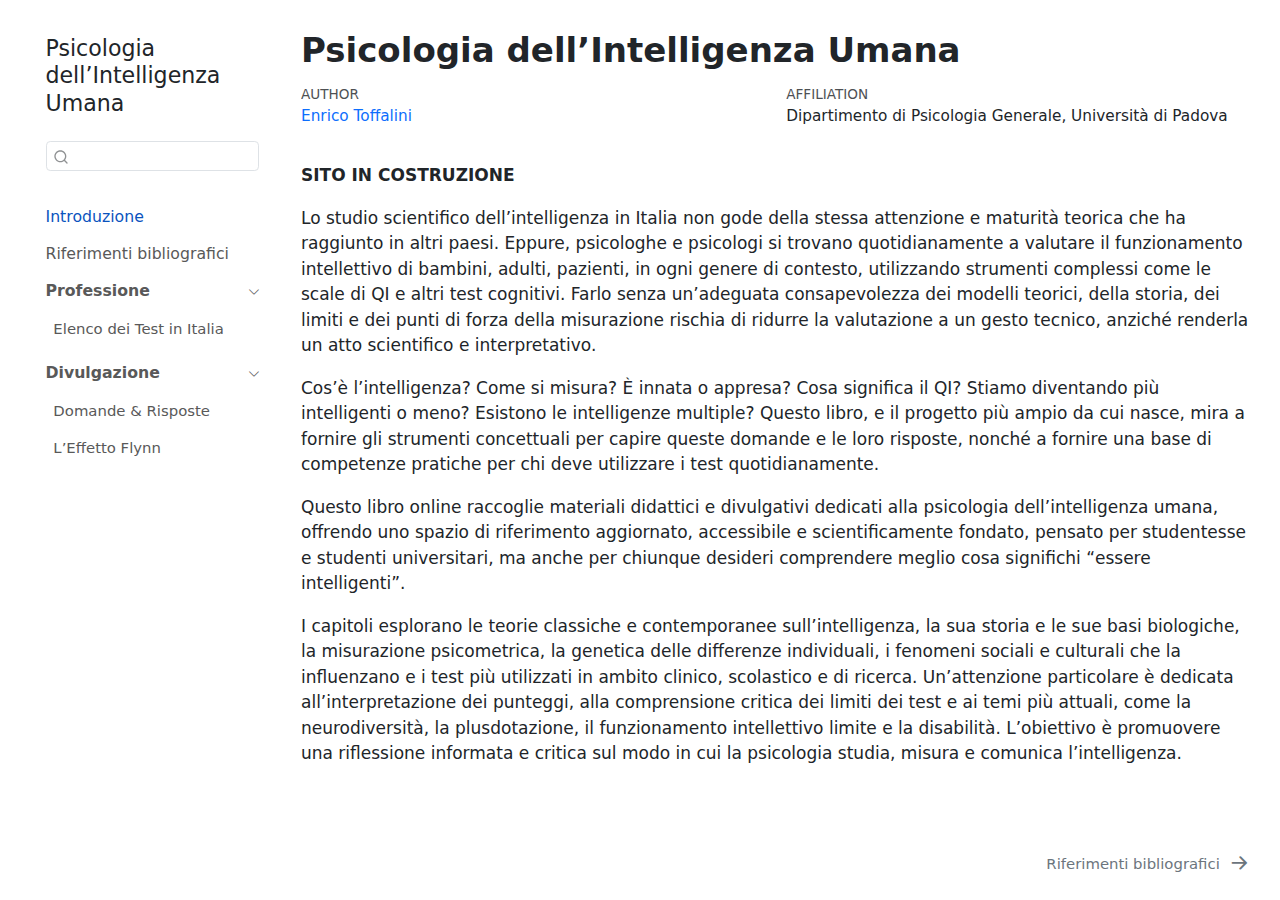
<file: website/index.html>
<!DOCTYPE html>
<html xmlns="http://www.w3.org/1999/xhtml" lang="en" xml:lang="en"><head>

<meta charset="utf-8">
<meta name="generator" content="quarto-1.7.32">

<meta name="viewport" content="width=device-width, initial-scale=1.0, user-scalable=yes">

<meta name="author" content="Enrico Toffalini">

<title>Psicologia dell’Intelligenza Umana</title>
<style>
code{white-space: pre-wrap;}
span.smallcaps{font-variant: small-caps;}
div.columns{display: flex; gap: min(4vw, 1.5em);}
div.column{flex: auto; overflow-x: auto;}
div.hanging-indent{margin-left: 1.5em; text-indent: -1.5em;}
ul.task-list{list-style: none;}
ul.task-list li input[type="checkbox"] {
  width: 0.8em;
  margin: 0 0.8em 0.2em -1em; /* quarto-specific, see https://github.com/quarto-dev/quarto-cli/issues/4556 */ 
  vertical-align: middle;
}
</style>


<script src="site_libs/quarto-nav/quarto-nav.js"></script>
<script src="site_libs/quarto-nav/headroom.min.js"></script>
<script src="site_libs/clipboard/clipboard.min.js"></script>
<script src="site_libs/quarto-search/autocomplete.umd.js"></script>
<script src="site_libs/quarto-search/fuse.min.js"></script>
<script src="site_libs/quarto-search/quarto-search.js"></script>
<meta name="quarto:offset" content="./">
<link href="./references.html" rel="next">
<script src="site_libs/quarto-html/quarto.js" type="module"></script>
<script src="site_libs/quarto-html/tabsets/tabsets.js" type="module"></script>
<script src="site_libs/quarto-html/popper.min.js"></script>
<script src="site_libs/quarto-html/tippy.umd.min.js"></script>
<script src="site_libs/quarto-html/anchor.min.js"></script>
<link href="site_libs/quarto-html/tippy.css" rel="stylesheet">
<link href="site_libs/quarto-html/quarto-syntax-highlighting-37eea08aefeeee20ff55810ff984fec1.css" rel="stylesheet" id="quarto-text-highlighting-styles">
<script src="site_libs/bootstrap/bootstrap.min.js"></script>
<link href="site_libs/bootstrap/bootstrap-icons.css" rel="stylesheet">
<link href="site_libs/bootstrap/bootstrap-ffd282cb318059e0bcb130885a47f5dc.min.css" rel="stylesheet" append-hash="true" id="quarto-bootstrap" data-mode="light">
<script id="quarto-search-options" type="application/json">{
  "location": "sidebar",
  "copy-button": false,
  "collapse-after": 3,
  "panel-placement": "start",
  "type": "textbox",
  "limit": 50,
  "keyboard-shortcut": [
    "f",
    "/",
    "s"
  ],
  "show-item-context": false,
  "language": {
    "search-no-results-text": "No results",
    "search-matching-documents-text": "matching documents",
    "search-copy-link-title": "Copy link to search",
    "search-hide-matches-text": "Hide additional matches",
    "search-more-match-text": "more match in this document",
    "search-more-matches-text": "more matches in this document",
    "search-clear-button-title": "Clear",
    "search-text-placeholder": "",
    "search-detached-cancel-button-title": "Cancel",
    "search-submit-button-title": "Submit",
    "search-label": "Search"
  }
}</script>
<link rel="shortcut icon" href="favicon.ico">
<script data-goatcounter="https://intelligenza.goatcounter.com/count" async="" src="//gc.zgo.at/count.js"></script>


<link rel="stylesheet" href="custom.css">
</head>

<body class="nav-sidebar floating quarto-light">

<div id="quarto-search-results"></div>
  <header id="quarto-header" class="headroom fixed-top">
  <nav class="quarto-secondary-nav">
    <div class="container-fluid d-flex">
      <button type="button" class="quarto-btn-toggle btn" data-bs-toggle="collapse" role="button" data-bs-target=".quarto-sidebar-collapse-item" aria-controls="quarto-sidebar" aria-expanded="false" aria-label="Toggle sidebar navigation" onclick="if (window.quartoToggleHeadroom) { window.quartoToggleHeadroom(); }">
        <i class="bi bi-layout-text-sidebar-reverse"></i>
      </button>
        <nav class="quarto-page-breadcrumbs" aria-label="breadcrumb"><ol class="breadcrumb"><li class="breadcrumb-item"><a href="./index.html">Introduzione</a></li></ol></nav>
        <a class="flex-grow-1" role="navigation" data-bs-toggle="collapse" data-bs-target=".quarto-sidebar-collapse-item" aria-controls="quarto-sidebar" aria-expanded="false" aria-label="Toggle sidebar navigation" onclick="if (window.quartoToggleHeadroom) { window.quartoToggleHeadroom(); }">      
        </a>
      <button type="button" class="btn quarto-search-button" aria-label="Search" onclick="window.quartoOpenSearch();">
        <i class="bi bi-search"></i>
      </button>
    </div>
  </nav>
</header>
<!-- content -->
<div id="quarto-content" class="quarto-container page-columns page-rows-contents page-layout-full">
<!-- sidebar -->
  <nav id="quarto-sidebar" class="sidebar collapse collapse-horizontal quarto-sidebar-collapse-item sidebar-navigation floating overflow-auto">
    <div class="pt-lg-2 mt-2 text-left sidebar-header">
    <div class="sidebar-title mb-0 py-0">
      <a href="./">Psicologia dell’Intelligenza Umana</a> 
    </div>
      </div>
        <div class="mt-2 flex-shrink-0 align-items-center">
        <div class="sidebar-search">
        <div id="quarto-search" class="" title="Search"></div>
        </div>
        </div>
    <div class="sidebar-menu-container"> 
    <ul class="list-unstyled mt-1">
        <li class="sidebar-item">
  <div class="sidebar-item-container"> 
  <a href="./index.html" class="sidebar-item-text sidebar-link active">
 <span class="menu-text">Introduzione</span></a>
  </div>
</li>
        <li class="sidebar-item">
  <div class="sidebar-item-container"> 
  <a href="./references.html" class="sidebar-item-text sidebar-link">
 <span class="menu-text">Riferimenti bibliografici</span></a>
  </div>
</li>
        <li class="sidebar-item sidebar-item-section">
      <div class="sidebar-item-container"> 
            <a class="sidebar-item-text sidebar-link text-start" data-bs-toggle="collapse" data-bs-target="#quarto-sidebar-section-1" role="navigation" aria-expanded="true">
 <span class="menu-text"><b>Professione</b></span></a>
          <a class="sidebar-item-toggle text-start" data-bs-toggle="collapse" data-bs-target="#quarto-sidebar-section-1" role="navigation" aria-expanded="true" aria-label="Toggle section">
            <i class="bi bi-chevron-right ms-2"></i>
          </a> 
      </div>
      <ul id="quarto-sidebar-section-1" class="collapse list-unstyled sidebar-section depth1 show">  
          <li class="sidebar-item">
  <div class="sidebar-item-container"> 
  <a href="./professione-pagine/elenco-test-italia.html" class="sidebar-item-text sidebar-link">
 <span class="menu-text">Elenco dei Test in Italia</span></a>
  </div>
</li>
      </ul>
  </li>
        <li class="sidebar-item sidebar-item-section">
      <div class="sidebar-item-container"> 
            <a class="sidebar-item-text sidebar-link text-start" data-bs-toggle="collapse" data-bs-target="#quarto-sidebar-section-2" role="navigation" aria-expanded="true">
 <span class="menu-text"><b>Divulgazione</b></span></a>
          <a class="sidebar-item-toggle text-start" data-bs-toggle="collapse" data-bs-target="#quarto-sidebar-section-2" role="navigation" aria-expanded="true" aria-label="Toggle section">
            <i class="bi bi-chevron-right ms-2"></i>
          </a> 
      </div>
      <ul id="quarto-sidebar-section-2" class="collapse list-unstyled sidebar-section depth1 show">  
          <li class="sidebar-item">
  <div class="sidebar-item-container"> 
  <a href="./divulgazione-pagine/domande-risposte.html" class="sidebar-item-text sidebar-link">
 <span class="menu-text">Domande &amp; Risposte</span></a>
  </div>
</li>
          <li class="sidebar-item">
  <div class="sidebar-item-container"> 
  <a href="./divulgazione-pagine/flynn-effetto-flynn.html" class="sidebar-item-text sidebar-link">
 <span class="menu-text">L’Effetto Flynn</span></a>
  </div>
</li>
      </ul>
  </li>
    </ul>
    </div>
</nav>
<div id="quarto-sidebar-glass" class="quarto-sidebar-collapse-item" data-bs-toggle="collapse" data-bs-target=".quarto-sidebar-collapse-item"></div>
<!-- margin-sidebar -->
    
<!-- main -->
<main class="content column-page-right" id="quarto-document-content">

<header id="title-block-header" class="quarto-title-block default">
<div class="quarto-title">
<h1 class="title">Psicologia dell’Intelligenza Umana</h1>
</div>


<div class="quarto-title-meta-author column-page-right">
  <div class="quarto-title-meta-heading">Author</div>
  <div class="quarto-title-meta-heading">Affiliation</div>
  
    <div class="quarto-title-meta-contents">
    <p class="author"><a href="https://enricotoffalini.github.io" target="_blank">Enrico Toffalini</a> </p>
  </div>
  <div class="quarto-title-meta-contents">
        <p class="affiliation">
            Dipartimento di Psicologia Generale, Università di Padova
          </p>
      </div>
  </div>

<div class="quarto-title-meta column-page-right">

      
  
    
  </div>
  


</header>


<section id="section" class="level1 unnumbered">
<h1 class="unnumbered"></h1>
<p><strong>SITO IN COSTRUZIONE</strong></p>
<p>Lo studio scientifico dell’intelligenza in Italia non gode della stessa attenzione e maturità teorica che ha raggiunto in altri paesi. Eppure, psicologhe e psicologi si trovano quotidianamente a valutare il funzionamento intellettivo di bambini, adulti, pazienti, in ogni genere di contesto, utilizzando strumenti complessi come le scale di QI e altri test cognitivi. Farlo senza un’adeguata consapevolezza dei modelli teorici, della storia, dei limiti e dei punti di forza della misurazione rischia di ridurre la valutazione a un gesto tecnico, anziché renderla un atto scientifico e interpretativo.</p>
<p>Cos’è l’intelligenza? Come si misura? È innata o appresa? Cosa significa il QI? Stiamo diventando più intelligenti o meno? Esistono le intelligenze multiple? Questo libro, e il progetto più ampio da cui nasce, mira a fornire gli strumenti concettuali per capire queste domande e le loro risposte, nonché a fornire una base di competenze pratiche per chi deve utilizzare i test quotidianamente.</p>
<p>Questo libro online raccoglie materiali didattici e divulgativi dedicati alla psicologia dell’intelligenza umana, offrendo uno spazio di riferimento aggiornato, accessibile e scientificamente fondato, pensato per studentesse e studenti universitari, ma anche per chiunque desideri comprendere meglio cosa significhi “essere intelligenti”.</p>
<p>I capitoli esplorano le teorie classiche e contemporanee sull’intelligenza, la sua storia e le sue basi biologiche, la misurazione psicometrica, la genetica delle differenze individuali, i fenomeni sociali e culturali che la influenzano e i test più utilizzati in ambito clinico, scolastico e di ricerca. Un’attenzione particolare è dedicata all’interpretazione dei punteggi, alla comprensione critica dei limiti dei test e ai temi più attuali, come la neurodiversità, la plusdotazione, il funzionamento intellettivo limite e la disabilità. L’obiettivo è promuovere una riflessione informata e critica sul modo in cui la psicologia studia, misura e comunica l’intelligenza.</p>


</section>

</main> <!-- /main -->
<script id="quarto-html-after-body" type="application/javascript">
  window.document.addEventListener("DOMContentLoaded", function (event) {
    const icon = "";
    const anchorJS = new window.AnchorJS();
    anchorJS.options = {
      placement: 'right',
      icon: icon
    };
    anchorJS.add('.anchored');
    const isCodeAnnotation = (el) => {
      for (const clz of el.classList) {
        if (clz.startsWith('code-annotation-')) {                     
          return true;
        }
      }
      return false;
    }
    const onCopySuccess = function(e) {
      // button target
      const button = e.trigger;
      // don't keep focus
      button.blur();
      // flash "checked"
      button.classList.add('code-copy-button-checked');
      var currentTitle = button.getAttribute("title");
      button.setAttribute("title", "Copied!");
      let tooltip;
      if (window.bootstrap) {
        button.setAttribute("data-bs-toggle", "tooltip");
        button.setAttribute("data-bs-placement", "left");
        button.setAttribute("data-bs-title", "Copied!");
        tooltip = new bootstrap.Tooltip(button, 
          { trigger: "manual", 
            customClass: "code-copy-button-tooltip",
            offset: [0, -8]});
        tooltip.show();    
      }
      setTimeout(function() {
        if (tooltip) {
          tooltip.hide();
          button.removeAttribute("data-bs-title");
          button.removeAttribute("data-bs-toggle");
          button.removeAttribute("data-bs-placement");
        }
        button.setAttribute("title", currentTitle);
        button.classList.remove('code-copy-button-checked');
      }, 1000);
      // clear code selection
      e.clearSelection();
    }
    const getTextToCopy = function(trigger) {
        const codeEl = trigger.previousElementSibling.cloneNode(true);
        for (const childEl of codeEl.children) {
          if (isCodeAnnotation(childEl)) {
            childEl.remove();
          }
        }
        return codeEl.innerText;
    }
    const clipboard = new window.ClipboardJS('.code-copy-button:not([data-in-quarto-modal])', {
      text: getTextToCopy
    });
    clipboard.on('success', onCopySuccess);
    if (window.document.getElementById('quarto-embedded-source-code-modal')) {
      const clipboardModal = new window.ClipboardJS('.code-copy-button[data-in-quarto-modal]', {
        text: getTextToCopy,
        container: window.document.getElementById('quarto-embedded-source-code-modal')
      });
      clipboardModal.on('success', onCopySuccess);
    }
      var localhostRegex = new RegExp(/^(?:http|https):\/\/localhost\:?[0-9]*\//);
      var mailtoRegex = new RegExp(/^mailto:/);
        var filterRegex = new RegExp('/' + window.location.host + '/');
      var isInternal = (href) => {
          return filterRegex.test(href) || localhostRegex.test(href) || mailtoRegex.test(href);
      }
      // Inspect non-navigation links and adorn them if external
     var links = window.document.querySelectorAll('a[href]:not(.nav-link):not(.navbar-brand):not(.toc-action):not(.sidebar-link):not(.sidebar-item-toggle):not(.pagination-link):not(.no-external):not([aria-hidden]):not(.dropdown-item):not(.quarto-navigation-tool):not(.about-link)');
      for (var i=0; i<links.length; i++) {
        const link = links[i];
        if (!isInternal(link.href)) {
          // undo the damage that might have been done by quarto-nav.js in the case of
          // links that we want to consider external
          if (link.dataset.originalHref !== undefined) {
            link.href = link.dataset.originalHref;
          }
        }
      }
    function tippyHover(el, contentFn, onTriggerFn, onUntriggerFn) {
      const config = {
        allowHTML: true,
        maxWidth: 500,
        delay: 100,
        arrow: false,
        appendTo: function(el) {
            return el.parentElement;
        },
        interactive: true,
        interactiveBorder: 10,
        theme: 'quarto',
        placement: 'bottom-start',
      };
      if (contentFn) {
        config.content = contentFn;
      }
      if (onTriggerFn) {
        config.onTrigger = onTriggerFn;
      }
      if (onUntriggerFn) {
        config.onUntrigger = onUntriggerFn;
      }
      window.tippy(el, config); 
    }
    const noterefs = window.document.querySelectorAll('a[role="doc-noteref"]');
    for (var i=0; i<noterefs.length; i++) {
      const ref = noterefs[i];
      tippyHover(ref, function() {
        // use id or data attribute instead here
        let href = ref.getAttribute('data-footnote-href') || ref.getAttribute('href');
        try { href = new URL(href).hash; } catch {}
        const id = href.replace(/^#\/?/, "");
        const note = window.document.getElementById(id);
        if (note) {
          return note.innerHTML;
        } else {
          return "";
        }
      });
    }
    const xrefs = window.document.querySelectorAll('a.quarto-xref');
    const processXRef = (id, note) => {
      // Strip column container classes
      const stripColumnClz = (el) => {
        el.classList.remove("page-full", "page-columns");
        if (el.children) {
          for (const child of el.children) {
            stripColumnClz(child);
          }
        }
      }
      stripColumnClz(note)
      if (id === null || id.startsWith('sec-')) {
        // Special case sections, only their first couple elements
        const container = document.createElement("div");
        if (note.children && note.children.length > 2) {
          container.appendChild(note.children[0].cloneNode(true));
          for (let i = 1; i < note.children.length; i++) {
            const child = note.children[i];
            if (child.tagName === "P" && child.innerText === "") {
              continue;
            } else {
              container.appendChild(child.cloneNode(true));
              break;
            }
          }
          if (window.Quarto?.typesetMath) {
            window.Quarto.typesetMath(container);
          }
          return container.innerHTML
        } else {
          if (window.Quarto?.typesetMath) {
            window.Quarto.typesetMath(note);
          }
          return note.innerHTML;
        }
      } else {
        // Remove any anchor links if they are present
        const anchorLink = note.querySelector('a.anchorjs-link');
        if (anchorLink) {
          anchorLink.remove();
        }
        if (window.Quarto?.typesetMath) {
          window.Quarto.typesetMath(note);
        }
        if (note.classList.contains("callout")) {
          return note.outerHTML;
        } else {
          return note.innerHTML;
        }
      }
    }
    for (var i=0; i<xrefs.length; i++) {
      const xref = xrefs[i];
      tippyHover(xref, undefined, function(instance) {
        instance.disable();
        let url = xref.getAttribute('href');
        let hash = undefined; 
        if (url.startsWith('#')) {
          hash = url;
        } else {
          try { hash = new URL(url).hash; } catch {}
        }
        if (hash) {
          const id = hash.replace(/^#\/?/, "");
          const note = window.document.getElementById(id);
          if (note !== null) {
            try {
              const html = processXRef(id, note.cloneNode(true));
              instance.setContent(html);
            } finally {
              instance.enable();
              instance.show();
            }
          } else {
            // See if we can fetch this
            fetch(url.split('#')[0])
            .then(res => res.text())
            .then(html => {
              const parser = new DOMParser();
              const htmlDoc = parser.parseFromString(html, "text/html");
              const note = htmlDoc.getElementById(id);
              if (note !== null) {
                const html = processXRef(id, note);
                instance.setContent(html);
              } 
            }).finally(() => {
              instance.enable();
              instance.show();
            });
          }
        } else {
          // See if we can fetch a full url (with no hash to target)
          // This is a special case and we should probably do some content thinning / targeting
          fetch(url)
          .then(res => res.text())
          .then(html => {
            const parser = new DOMParser();
            const htmlDoc = parser.parseFromString(html, "text/html");
            const note = htmlDoc.querySelector('main.content');
            if (note !== null) {
              // This should only happen for chapter cross references
              // (since there is no id in the URL)
              // remove the first header
              if (note.children.length > 0 && note.children[0].tagName === "HEADER") {
                note.children[0].remove();
              }
              const html = processXRef(null, note);
              instance.setContent(html);
            } 
          }).finally(() => {
            instance.enable();
            instance.show();
          });
        }
      }, function(instance) {
      });
    }
        let selectedAnnoteEl;
        const selectorForAnnotation = ( cell, annotation) => {
          let cellAttr = 'data-code-cell="' + cell + '"';
          let lineAttr = 'data-code-annotation="' +  annotation + '"';
          const selector = 'span[' + cellAttr + '][' + lineAttr + ']';
          return selector;
        }
        const selectCodeLines = (annoteEl) => {
          const doc = window.document;
          const targetCell = annoteEl.getAttribute("data-target-cell");
          const targetAnnotation = annoteEl.getAttribute("data-target-annotation");
          const annoteSpan = window.document.querySelector(selectorForAnnotation(targetCell, targetAnnotation));
          const lines = annoteSpan.getAttribute("data-code-lines").split(",");
          const lineIds = lines.map((line) => {
            return targetCell + "-" + line;
          })
          let top = null;
          let height = null;
          let parent = null;
          if (lineIds.length > 0) {
              //compute the position of the single el (top and bottom and make a div)
              const el = window.document.getElementById(lineIds[0]);
              top = el.offsetTop;
              height = el.offsetHeight;
              parent = el.parentElement.parentElement;
            if (lineIds.length > 1) {
              const lastEl = window.document.getElementById(lineIds[lineIds.length - 1]);
              const bottom = lastEl.offsetTop + lastEl.offsetHeight;
              height = bottom - top;
            }
            if (top !== null && height !== null && parent !== null) {
              // cook up a div (if necessary) and position it 
              let div = window.document.getElementById("code-annotation-line-highlight");
              if (div === null) {
                div = window.document.createElement("div");
                div.setAttribute("id", "code-annotation-line-highlight");
                div.style.position = 'absolute';
                parent.appendChild(div);
              }
              div.style.top = top - 2 + "px";
              div.style.height = height + 4 + "px";
              div.style.left = 0;
              let gutterDiv = window.document.getElementById("code-annotation-line-highlight-gutter");
              if (gutterDiv === null) {
                gutterDiv = window.document.createElement("div");
                gutterDiv.setAttribute("id", "code-annotation-line-highlight-gutter");
                gutterDiv.style.position = 'absolute';
                const codeCell = window.document.getElementById(targetCell);
                const gutter = codeCell.querySelector('.code-annotation-gutter');
                gutter.appendChild(gutterDiv);
              }
              gutterDiv.style.top = top - 2 + "px";
              gutterDiv.style.height = height + 4 + "px";
            }
            selectedAnnoteEl = annoteEl;
          }
        };
        const unselectCodeLines = () => {
          const elementsIds = ["code-annotation-line-highlight", "code-annotation-line-highlight-gutter"];
          elementsIds.forEach((elId) => {
            const div = window.document.getElementById(elId);
            if (div) {
              div.remove();
            }
          });
          selectedAnnoteEl = undefined;
        };
          // Handle positioning of the toggle
      window.addEventListener(
        "resize",
        throttle(() => {
          elRect = undefined;
          if (selectedAnnoteEl) {
            selectCodeLines(selectedAnnoteEl);
          }
        }, 10)
      );
      function throttle(fn, ms) {
      let throttle = false;
      let timer;
        return (...args) => {
          if(!throttle) { // first call gets through
              fn.apply(this, args);
              throttle = true;
          } else { // all the others get throttled
              if(timer) clearTimeout(timer); // cancel #2
              timer = setTimeout(() => {
                fn.apply(this, args);
                timer = throttle = false;
              }, ms);
          }
        };
      }
        // Attach click handler to the DT
        const annoteDls = window.document.querySelectorAll('dt[data-target-cell]');
        for (const annoteDlNode of annoteDls) {
          annoteDlNode.addEventListener('click', (event) => {
            const clickedEl = event.target;
            if (clickedEl !== selectedAnnoteEl) {
              unselectCodeLines();
              const activeEl = window.document.querySelector('dt[data-target-cell].code-annotation-active');
              if (activeEl) {
                activeEl.classList.remove('code-annotation-active');
              }
              selectCodeLines(clickedEl);
              clickedEl.classList.add('code-annotation-active');
            } else {
              // Unselect the line
              unselectCodeLines();
              clickedEl.classList.remove('code-annotation-active');
            }
          });
        }
    const findCites = (el) => {
      const parentEl = el.parentElement;
      if (parentEl) {
        const cites = parentEl.dataset.cites;
        if (cites) {
          return {
            el,
            cites: cites.split(' ')
          };
        } else {
          return findCites(el.parentElement)
        }
      } else {
        return undefined;
      }
    };
    var bibliorefs = window.document.querySelectorAll('a[role="doc-biblioref"]');
    for (var i=0; i<bibliorefs.length; i++) {
      const ref = bibliorefs[i];
      const citeInfo = findCites(ref);
      if (citeInfo) {
        tippyHover(citeInfo.el, function() {
          var popup = window.document.createElement('div');
          citeInfo.cites.forEach(function(cite) {
            var citeDiv = window.document.createElement('div');
            citeDiv.classList.add('hanging-indent');
            citeDiv.classList.add('csl-entry');
            var biblioDiv = window.document.getElementById('ref-' + cite);
            if (biblioDiv) {
              citeDiv.innerHTML = biblioDiv.innerHTML;
            }
            popup.appendChild(citeDiv);
          });
          return popup.innerHTML;
        });
      }
    }
  });
  </script>
<nav class="page-navigation column-page-right">
  <div class="nav-page nav-page-previous">
  </div>
  <div class="nav-page nav-page-next">
      <a href="./references.html" class="pagination-link" aria-label="Riferimenti bibliografici">
        <span class="nav-page-text">Riferimenti bibliografici</span> <i class="bi bi-arrow-right-short"></i>
      </a>
  </div>
</nav>
</div> <!-- /content -->




</body></html>
</file>
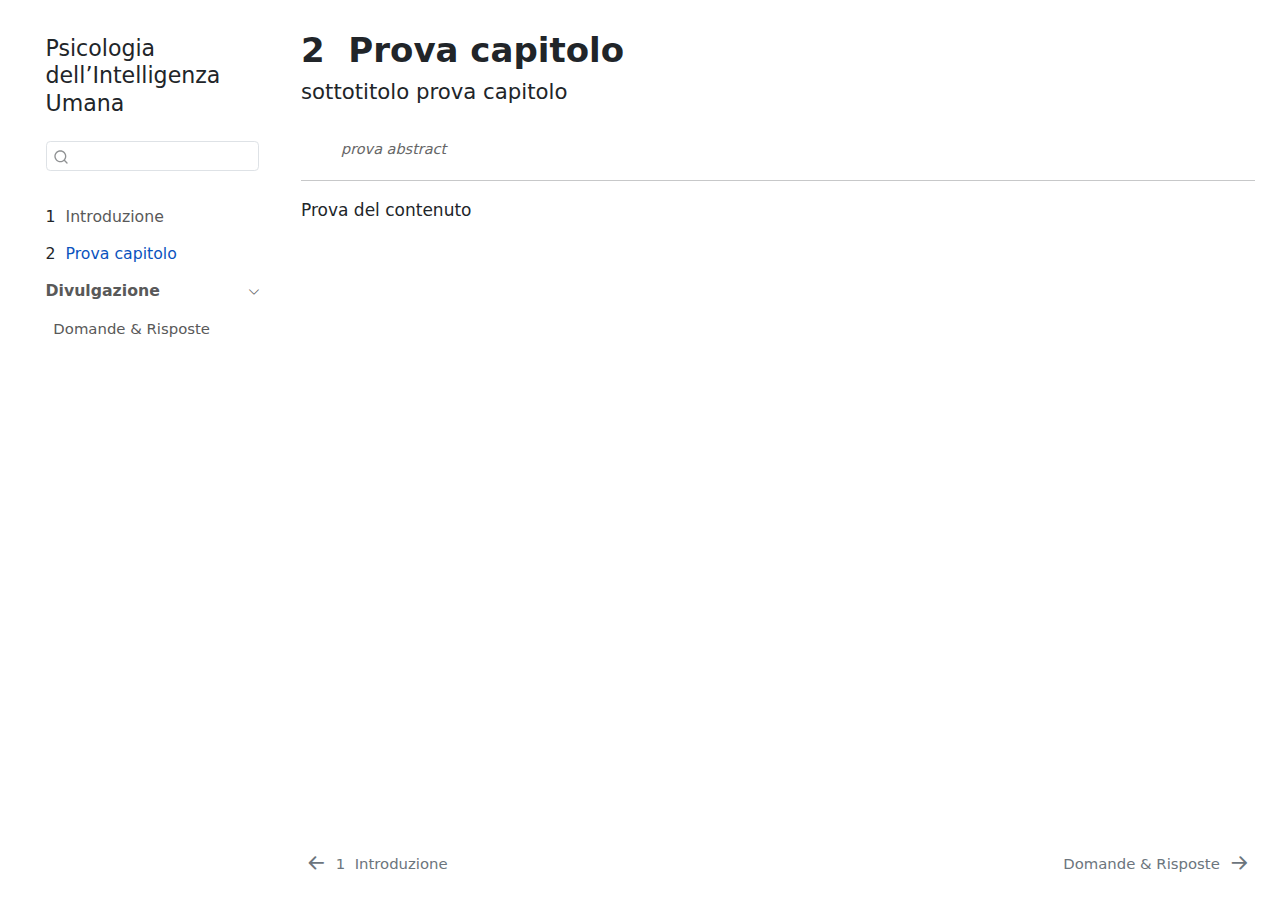
<file: website/capitoli/0-01-Prova.html>
<!DOCTYPE html>
<html xmlns="http://www.w3.org/1999/xhtml" lang="en" xml:lang="en"><head>

<meta charset="utf-8">
<meta name="generator" content="quarto-1.7.32">

<meta name="viewport" content="width=device-width, initial-scale=1.0, user-scalable=yes">


<title>2&nbsp; Prova capitolo – Psicologia dell'Intelligenza Umana</title>
<style>
code{white-space: pre-wrap;}
span.smallcaps{font-variant: small-caps;}
div.columns{display: flex; gap: min(4vw, 1.5em);}
div.column{flex: auto; overflow-x: auto;}
div.hanging-indent{margin-left: 1.5em; text-indent: -1.5em;}
ul.task-list{list-style: none;}
ul.task-list li input[type="checkbox"] {
  width: 0.8em;
  margin: 0 0.8em 0.2em -1em; /* quarto-specific, see https://github.com/quarto-dev/quarto-cli/issues/4556 */ 
  vertical-align: middle;
}
</style>


<script src="../site_libs/quarto-nav/quarto-nav.js"></script>
<script src="../site_libs/quarto-nav/headroom.min.js"></script>
<script src="../site_libs/clipboard/clipboard.min.js"></script>
<script src="../site_libs/quarto-search/autocomplete.umd.js"></script>
<script src="../site_libs/quarto-search/fuse.min.js"></script>
<script src="../site_libs/quarto-search/quarto-search.js"></script>
<meta name="quarto:offset" content="../">
<link href="../divulgazione/domande-risposte.html" rel="next">
<link href="../index.html" rel="prev">
<script src="../site_libs/quarto-html/quarto.js" type="module"></script>
<script src="../site_libs/quarto-html/tabsets/tabsets.js" type="module"></script>
<script src="../site_libs/quarto-html/popper.min.js"></script>
<script src="../site_libs/quarto-html/tippy.umd.min.js"></script>
<script src="../site_libs/quarto-html/anchor.min.js"></script>
<link href="../site_libs/quarto-html/tippy.css" rel="stylesheet">
<link href="../site_libs/quarto-html/quarto-syntax-highlighting-37eea08aefeeee20ff55810ff984fec1.css" rel="stylesheet" id="quarto-text-highlighting-styles">
<script src="../site_libs/bootstrap/bootstrap.min.js"></script>
<link href="../site_libs/bootstrap/bootstrap-icons.css" rel="stylesheet">
<link href="../site_libs/bootstrap/bootstrap-ffd282cb318059e0bcb130885a47f5dc.min.css" rel="stylesheet" append-hash="true" id="quarto-bootstrap" data-mode="light">
<script id="quarto-search-options" type="application/json">{
  "location": "sidebar",
  "copy-button": false,
  "collapse-after": 3,
  "panel-placement": "start",
  "type": "textbox",
  "limit": 50,
  "keyboard-shortcut": [
    "f",
    "/",
    "s"
  ],
  "show-item-context": false,
  "language": {
    "search-no-results-text": "No results",
    "search-matching-documents-text": "matching documents",
    "search-copy-link-title": "Copy link to search",
    "search-hide-matches-text": "Hide additional matches",
    "search-more-match-text": "more match in this document",
    "search-more-matches-text": "more matches in this document",
    "search-clear-button-title": "Clear",
    "search-text-placeholder": "",
    "search-detached-cancel-button-title": "Cancel",
    "search-submit-button-title": "Submit",
    "search-label": "Search"
  }
}</script>
<link rel="shortcut icon" href="figure/favicon.png">


<link rel="stylesheet" href="../custom.css">
</head>

<body class="nav-sidebar floating quarto-light">

<div id="quarto-search-results"></div>
  <header id="quarto-header" class="headroom fixed-top">
  <nav class="quarto-secondary-nav">
    <div class="container-fluid d-flex">
      <button type="button" class="quarto-btn-toggle btn" data-bs-toggle="collapse" role="button" data-bs-target=".quarto-sidebar-collapse-item" aria-controls="quarto-sidebar" aria-expanded="false" aria-label="Toggle sidebar navigation" onclick="if (window.quartoToggleHeadroom) { window.quartoToggleHeadroom(); }">
        <i class="bi bi-layout-text-sidebar-reverse"></i>
      </button>
        <nav class="quarto-page-breadcrumbs" aria-label="breadcrumb"><ol class="breadcrumb"><li class="breadcrumb-item"><a href="../capitoli/0-01-Prova.html"><span class="chapter-number">2</span>&nbsp; <span class="chapter-title">Prova capitolo</span></a></li></ol></nav>
        <a class="flex-grow-1" role="navigation" data-bs-toggle="collapse" data-bs-target=".quarto-sidebar-collapse-item" aria-controls="quarto-sidebar" aria-expanded="false" aria-label="Toggle sidebar navigation" onclick="if (window.quartoToggleHeadroom) { window.quartoToggleHeadroom(); }">      
        </a>
      <button type="button" class="btn quarto-search-button" aria-label="Search" onclick="window.quartoOpenSearch();">
        <i class="bi bi-search"></i>
      </button>
    </div>
  </nav>
</header>
<!-- content -->
<div id="quarto-content" class="quarto-container page-columns page-rows-contents page-layout-full">
<!-- sidebar -->
  <nav id="quarto-sidebar" class="sidebar collapse collapse-horizontal quarto-sidebar-collapse-item sidebar-navigation floating overflow-auto">
    <div class="pt-lg-2 mt-2 text-left sidebar-header">
    <div class="sidebar-title mb-0 py-0">
      <a href="../">Psicologia dell’Intelligenza Umana</a> 
    </div>
      </div>
        <div class="mt-2 flex-shrink-0 align-items-center">
        <div class="sidebar-search">
        <div id="quarto-search" class="" title="Search"></div>
        </div>
        </div>
    <div class="sidebar-menu-container"> 
    <ul class="list-unstyled mt-1">
        <li class="sidebar-item">
  <div class="sidebar-item-container"> 
  <a href="../index.html" class="sidebar-item-text sidebar-link">
 <span class="menu-text"><span class="chapter-number">1</span>&nbsp; <span class="chapter-title">Introduzione</span></span></a>
  </div>
</li>
        <li class="sidebar-item">
  <div class="sidebar-item-container"> 
  <a href="../capitoli/0-01-Prova.html" class="sidebar-item-text sidebar-link active">
 <span class="menu-text"><span class="chapter-number">2</span>&nbsp; <span class="chapter-title">Prova capitolo</span></span></a>
  </div>
</li>
        <li class="sidebar-item sidebar-item-section">
      <div class="sidebar-item-container"> 
            <a class="sidebar-item-text sidebar-link text-start" data-bs-toggle="collapse" data-bs-target="#quarto-sidebar-section-1" role="navigation" aria-expanded="true">
 <span class="menu-text"><b>Divulgazione</b></span></a>
          <a class="sidebar-item-toggle text-start" data-bs-toggle="collapse" data-bs-target="#quarto-sidebar-section-1" role="navigation" aria-expanded="true" aria-label="Toggle section">
            <i class="bi bi-chevron-right ms-2"></i>
          </a> 
      </div>
      <ul id="quarto-sidebar-section-1" class="collapse list-unstyled sidebar-section depth1 show">  
          <li class="sidebar-item">
  <div class="sidebar-item-container"> 
  <a href="../divulgazione/domande-risposte.html" class="sidebar-item-text sidebar-link">
 <span class="menu-text">Domande &amp; Risposte</span></a>
  </div>
</li>
      </ul>
  </li>
    </ul>
    </div>
</nav>
<div id="quarto-sidebar-glass" class="quarto-sidebar-collapse-item" data-bs-toggle="collapse" data-bs-target=".quarto-sidebar-collapse-item"></div>
<!-- margin-sidebar -->
    
<!-- main -->
<main class="content column-page-right" id="quarto-document-content">

<header id="title-block-header" class="quarto-title-block default">
<div class="quarto-title">
<h1 class="title"><span class="chapter-number">2</span>&nbsp; <span class="chapter-title">Prova capitolo</span></h1>
<p class="subtitle lead">sottotitolo prova capitolo</p>
</div>



<div class="quarto-title-meta column-page-right">

    
  
    
  </div>
  


</header>


<div class="abstract">
<p>prova abstract</p>
</div>
<hr>
<p>Prova del contenuto</p>



</main> <!-- /main -->
<script id="quarto-html-after-body" type="application/javascript">
  window.document.addEventListener("DOMContentLoaded", function (event) {
    const icon = "";
    const anchorJS = new window.AnchorJS();
    anchorJS.options = {
      placement: 'right',
      icon: icon
    };
    anchorJS.add('.anchored');
    const isCodeAnnotation = (el) => {
      for (const clz of el.classList) {
        if (clz.startsWith('code-annotation-')) {                     
          return true;
        }
      }
      return false;
    }
    const onCopySuccess = function(e) {
      // button target
      const button = e.trigger;
      // don't keep focus
      button.blur();
      // flash "checked"
      button.classList.add('code-copy-button-checked');
      var currentTitle = button.getAttribute("title");
      button.setAttribute("title", "Copied!");
      let tooltip;
      if (window.bootstrap) {
        button.setAttribute("data-bs-toggle", "tooltip");
        button.setAttribute("data-bs-placement", "left");
        button.setAttribute("data-bs-title", "Copied!");
        tooltip = new bootstrap.Tooltip(button, 
          { trigger: "manual", 
            customClass: "code-copy-button-tooltip",
            offset: [0, -8]});
        tooltip.show();    
      }
      setTimeout(function() {
        if (tooltip) {
          tooltip.hide();
          button.removeAttribute("data-bs-title");
          button.removeAttribute("data-bs-toggle");
          button.removeAttribute("data-bs-placement");
        }
        button.setAttribute("title", currentTitle);
        button.classList.remove('code-copy-button-checked');
      }, 1000);
      // clear code selection
      e.clearSelection();
    }
    const getTextToCopy = function(trigger) {
        const codeEl = trigger.previousElementSibling.cloneNode(true);
        for (const childEl of codeEl.children) {
          if (isCodeAnnotation(childEl)) {
            childEl.remove();
          }
        }
        return codeEl.innerText;
    }
    const clipboard = new window.ClipboardJS('.code-copy-button:not([data-in-quarto-modal])', {
      text: getTextToCopy
    });
    clipboard.on('success', onCopySuccess);
    if (window.document.getElementById('quarto-embedded-source-code-modal')) {
      const clipboardModal = new window.ClipboardJS('.code-copy-button[data-in-quarto-modal]', {
        text: getTextToCopy,
        container: window.document.getElementById('quarto-embedded-source-code-modal')
      });
      clipboardModal.on('success', onCopySuccess);
    }
      var localhostRegex = new RegExp(/^(?:http|https):\/\/localhost\:?[0-9]*\//);
      var mailtoRegex = new RegExp(/^mailto:/);
        var filterRegex = new RegExp('/' + window.location.host + '/');
      var isInternal = (href) => {
          return filterRegex.test(href) || localhostRegex.test(href) || mailtoRegex.test(href);
      }
      // Inspect non-navigation links and adorn them if external
     var links = window.document.querySelectorAll('a[href]:not(.nav-link):not(.navbar-brand):not(.toc-action):not(.sidebar-link):not(.sidebar-item-toggle):not(.pagination-link):not(.no-external):not([aria-hidden]):not(.dropdown-item):not(.quarto-navigation-tool):not(.about-link)');
      for (var i=0; i<links.length; i++) {
        const link = links[i];
        if (!isInternal(link.href)) {
          // undo the damage that might have been done by quarto-nav.js in the case of
          // links that we want to consider external
          if (link.dataset.originalHref !== undefined) {
            link.href = link.dataset.originalHref;
          }
        }
      }
    function tippyHover(el, contentFn, onTriggerFn, onUntriggerFn) {
      const config = {
        allowHTML: true,
        maxWidth: 500,
        delay: 100,
        arrow: false,
        appendTo: function(el) {
            return el.parentElement;
        },
        interactive: true,
        interactiveBorder: 10,
        theme: 'quarto',
        placement: 'bottom-start',
      };
      if (contentFn) {
        config.content = contentFn;
      }
      if (onTriggerFn) {
        config.onTrigger = onTriggerFn;
      }
      if (onUntriggerFn) {
        config.onUntrigger = onUntriggerFn;
      }
      window.tippy(el, config); 
    }
    const noterefs = window.document.querySelectorAll('a[role="doc-noteref"]');
    for (var i=0; i<noterefs.length; i++) {
      const ref = noterefs[i];
      tippyHover(ref, function() {
        // use id or data attribute instead here
        let href = ref.getAttribute('data-footnote-href') || ref.getAttribute('href');
        try { href = new URL(href).hash; } catch {}
        const id = href.replace(/^#\/?/, "");
        const note = window.document.getElementById(id);
        if (note) {
          return note.innerHTML;
        } else {
          return "";
        }
      });
    }
    const xrefs = window.document.querySelectorAll('a.quarto-xref');
    const processXRef = (id, note) => {
      // Strip column container classes
      const stripColumnClz = (el) => {
        el.classList.remove("page-full", "page-columns");
        if (el.children) {
          for (const child of el.children) {
            stripColumnClz(child);
          }
        }
      }
      stripColumnClz(note)
      if (id === null || id.startsWith('sec-')) {
        // Special case sections, only their first couple elements
        const container = document.createElement("div");
        if (note.children && note.children.length > 2) {
          container.appendChild(note.children[0].cloneNode(true));
          for (let i = 1; i < note.children.length; i++) {
            const child = note.children[i];
            if (child.tagName === "P" && child.innerText === "") {
              continue;
            } else {
              container.appendChild(child.cloneNode(true));
              break;
            }
          }
          if (window.Quarto?.typesetMath) {
            window.Quarto.typesetMath(container);
          }
          return container.innerHTML
        } else {
          if (window.Quarto?.typesetMath) {
            window.Quarto.typesetMath(note);
          }
          return note.innerHTML;
        }
      } else {
        // Remove any anchor links if they are present
        const anchorLink = note.querySelector('a.anchorjs-link');
        if (anchorLink) {
          anchorLink.remove();
        }
        if (window.Quarto?.typesetMath) {
          window.Quarto.typesetMath(note);
        }
        if (note.classList.contains("callout")) {
          return note.outerHTML;
        } else {
          return note.innerHTML;
        }
      }
    }
    for (var i=0; i<xrefs.length; i++) {
      const xref = xrefs[i];
      tippyHover(xref, undefined, function(instance) {
        instance.disable();
        let url = xref.getAttribute('href');
        let hash = undefined; 
        if (url.startsWith('#')) {
          hash = url;
        } else {
          try { hash = new URL(url).hash; } catch {}
        }
        if (hash) {
          const id = hash.replace(/^#\/?/, "");
          const note = window.document.getElementById(id);
          if (note !== null) {
            try {
              const html = processXRef(id, note.cloneNode(true));
              instance.setContent(html);
            } finally {
              instance.enable();
              instance.show();
            }
          } else {
            // See if we can fetch this
            fetch(url.split('#')[0])
            .then(res => res.text())
            .then(html => {
              const parser = new DOMParser();
              const htmlDoc = parser.parseFromString(html, "text/html");
              const note = htmlDoc.getElementById(id);
              if (note !== null) {
                const html = processXRef(id, note);
                instance.setContent(html);
              } 
            }).finally(() => {
              instance.enable();
              instance.show();
            });
          }
        } else {
          // See if we can fetch a full url (with no hash to target)
          // This is a special case and we should probably do some content thinning / targeting
          fetch(url)
          .then(res => res.text())
          .then(html => {
            const parser = new DOMParser();
            const htmlDoc = parser.parseFromString(html, "text/html");
            const note = htmlDoc.querySelector('main.content');
            if (note !== null) {
              // This should only happen for chapter cross references
              // (since there is no id in the URL)
              // remove the first header
              if (note.children.length > 0 && note.children[0].tagName === "HEADER") {
                note.children[0].remove();
              }
              const html = processXRef(null, note);
              instance.setContent(html);
            } 
          }).finally(() => {
            instance.enable();
            instance.show();
          });
        }
      }, function(instance) {
      });
    }
        let selectedAnnoteEl;
        const selectorForAnnotation = ( cell, annotation) => {
          let cellAttr = 'data-code-cell="' + cell + '"';
          let lineAttr = 'data-code-annotation="' +  annotation + '"';
          const selector = 'span[' + cellAttr + '][' + lineAttr + ']';
          return selector;
        }
        const selectCodeLines = (annoteEl) => {
          const doc = window.document;
          const targetCell = annoteEl.getAttribute("data-target-cell");
          const targetAnnotation = annoteEl.getAttribute("data-target-annotation");
          const annoteSpan = window.document.querySelector(selectorForAnnotation(targetCell, targetAnnotation));
          const lines = annoteSpan.getAttribute("data-code-lines").split(",");
          const lineIds = lines.map((line) => {
            return targetCell + "-" + line;
          })
          let top = null;
          let height = null;
          let parent = null;
          if (lineIds.length > 0) {
              //compute the position of the single el (top and bottom and make a div)
              const el = window.document.getElementById(lineIds[0]);
              top = el.offsetTop;
              height = el.offsetHeight;
              parent = el.parentElement.parentElement;
            if (lineIds.length > 1) {
              const lastEl = window.document.getElementById(lineIds[lineIds.length - 1]);
              const bottom = lastEl.offsetTop + lastEl.offsetHeight;
              height = bottom - top;
            }
            if (top !== null && height !== null && parent !== null) {
              // cook up a div (if necessary) and position it 
              let div = window.document.getElementById("code-annotation-line-highlight");
              if (div === null) {
                div = window.document.createElement("div");
                div.setAttribute("id", "code-annotation-line-highlight");
                div.style.position = 'absolute';
                parent.appendChild(div);
              }
              div.style.top = top - 2 + "px";
              div.style.height = height + 4 + "px";
              div.style.left = 0;
              let gutterDiv = window.document.getElementById("code-annotation-line-highlight-gutter");
              if (gutterDiv === null) {
                gutterDiv = window.document.createElement("div");
                gutterDiv.setAttribute("id", "code-annotation-line-highlight-gutter");
                gutterDiv.style.position = 'absolute';
                const codeCell = window.document.getElementById(targetCell);
                const gutter = codeCell.querySelector('.code-annotation-gutter');
                gutter.appendChild(gutterDiv);
              }
              gutterDiv.style.top = top - 2 + "px";
              gutterDiv.style.height = height + 4 + "px";
            }
            selectedAnnoteEl = annoteEl;
          }
        };
        const unselectCodeLines = () => {
          const elementsIds = ["code-annotation-line-highlight", "code-annotation-line-highlight-gutter"];
          elementsIds.forEach((elId) => {
            const div = window.document.getElementById(elId);
            if (div) {
              div.remove();
            }
          });
          selectedAnnoteEl = undefined;
        };
          // Handle positioning of the toggle
      window.addEventListener(
        "resize",
        throttle(() => {
          elRect = undefined;
          if (selectedAnnoteEl) {
            selectCodeLines(selectedAnnoteEl);
          }
        }, 10)
      );
      function throttle(fn, ms) {
      let throttle = false;
      let timer;
        return (...args) => {
          if(!throttle) { // first call gets through
              fn.apply(this, args);
              throttle = true;
          } else { // all the others get throttled
              if(timer) clearTimeout(timer); // cancel #2
              timer = setTimeout(() => {
                fn.apply(this, args);
                timer = throttle = false;
              }, ms);
          }
        };
      }
        // Attach click handler to the DT
        const annoteDls = window.document.querySelectorAll('dt[data-target-cell]');
        for (const annoteDlNode of annoteDls) {
          annoteDlNode.addEventListener('click', (event) => {
            const clickedEl = event.target;
            if (clickedEl !== selectedAnnoteEl) {
              unselectCodeLines();
              const activeEl = window.document.querySelector('dt[data-target-cell].code-annotation-active');
              if (activeEl) {
                activeEl.classList.remove('code-annotation-active');
              }
              selectCodeLines(clickedEl);
              clickedEl.classList.add('code-annotation-active');
            } else {
              // Unselect the line
              unselectCodeLines();
              clickedEl.classList.remove('code-annotation-active');
            }
          });
        }
    const findCites = (el) => {
      const parentEl = el.parentElement;
      if (parentEl) {
        const cites = parentEl.dataset.cites;
        if (cites) {
          return {
            el,
            cites: cites.split(' ')
          };
        } else {
          return findCites(el.parentElement)
        }
      } else {
        return undefined;
      }
    };
    var bibliorefs = window.document.querySelectorAll('a[role="doc-biblioref"]');
    for (var i=0; i<bibliorefs.length; i++) {
      const ref = bibliorefs[i];
      const citeInfo = findCites(ref);
      if (citeInfo) {
        tippyHover(citeInfo.el, function() {
          var popup = window.document.createElement('div');
          citeInfo.cites.forEach(function(cite) {
            var citeDiv = window.document.createElement('div');
            citeDiv.classList.add('hanging-indent');
            citeDiv.classList.add('csl-entry');
            var biblioDiv = window.document.getElementById('ref-' + cite);
            if (biblioDiv) {
              citeDiv.innerHTML = biblioDiv.innerHTML;
            }
            popup.appendChild(citeDiv);
          });
          return popup.innerHTML;
        });
      }
    }
  });
  </script>
<nav class="page-navigation column-page-right">
  <div class="nav-page nav-page-previous">
      <a href="../index.html" class="pagination-link" aria-label="Introduzione">
        <i class="bi bi-arrow-left-short"></i> <span class="nav-page-text"><span class="chapter-number">1</span>&nbsp; <span class="chapter-title">Introduzione</span></span>
      </a>          
  </div>
  <div class="nav-page nav-page-next">
      <a href="../divulgazione/domande-risposte.html" class="pagination-link" aria-label="Domande &amp; Risposte">
        <span class="nav-page-text">Domande &amp; Risposte</span> <i class="bi bi-arrow-right-short"></i>
      </a>
  </div>
</nav>
</div> <!-- /content -->




</body></html>
</file>
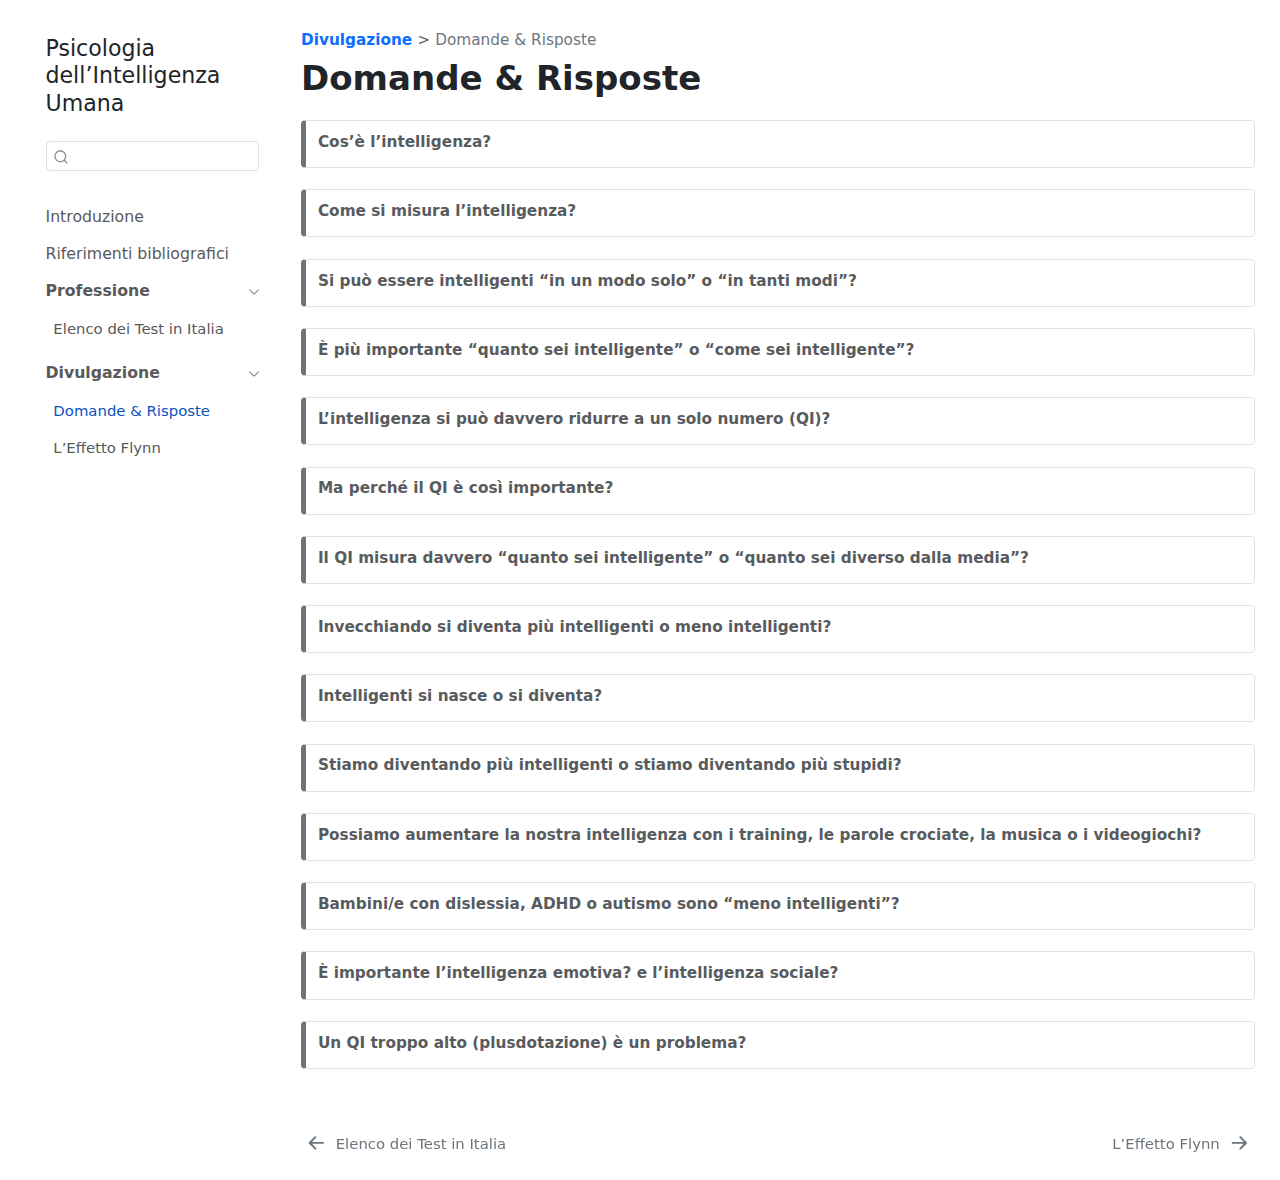
<file: website/divulgazione-pagine/domande-risposte.html>
<!DOCTYPE html>
<html xmlns="http://www.w3.org/1999/xhtml" lang="en" xml:lang="en"><head>

<meta charset="utf-8">
<meta name="generator" content="quarto-1.7.32">

<meta name="viewport" content="width=device-width, initial-scale=1.0, user-scalable=yes">


<title>Domande &amp; Risposte – Psicologia dell’Intelligenza Umana</title>
<style>
code{white-space: pre-wrap;}
span.smallcaps{font-variant: small-caps;}
div.columns{display: flex; gap: min(4vw, 1.5em);}
div.column{flex: auto; overflow-x: auto;}
div.hanging-indent{margin-left: 1.5em; text-indent: -1.5em;}
ul.task-list{list-style: none;}
ul.task-list li input[type="checkbox"] {
  width: 0.8em;
  margin: 0 0.8em 0.2em -1em; /* quarto-specific, see https://github.com/quarto-dev/quarto-cli/issues/4556 */ 
  vertical-align: middle;
}
</style>


<script src="../site_libs/quarto-nav/quarto-nav.js"></script>
<script src="../site_libs/quarto-nav/headroom.min.js"></script>
<script src="../site_libs/clipboard/clipboard.min.js"></script>
<script src="../site_libs/quarto-search/autocomplete.umd.js"></script>
<script src="../site_libs/quarto-search/fuse.min.js"></script>
<script src="../site_libs/quarto-search/quarto-search.js"></script>
<meta name="quarto:offset" content="../">
<link href="../divulgazione-pagine/flynn-effetto-flynn.html" rel="next">
<link href="../professione-pagine/elenco-test-italia.html" rel="prev">
<script src="../site_libs/quarto-html/quarto.js" type="module"></script>
<script src="../site_libs/quarto-html/tabsets/tabsets.js" type="module"></script>
<script src="../site_libs/quarto-html/popper.min.js"></script>
<script src="../site_libs/quarto-html/tippy.umd.min.js"></script>
<script src="../site_libs/quarto-html/anchor.min.js"></script>
<link href="../site_libs/quarto-html/tippy.css" rel="stylesheet">
<link href="../site_libs/quarto-html/quarto-syntax-highlighting-37eea08aefeeee20ff55810ff984fec1.css" rel="stylesheet" id="quarto-text-highlighting-styles">
<script src="../site_libs/bootstrap/bootstrap.min.js"></script>
<link href="../site_libs/bootstrap/bootstrap-icons.css" rel="stylesheet">
<link href="../site_libs/bootstrap/bootstrap-ffd282cb318059e0bcb130885a47f5dc.min.css" rel="stylesheet" append-hash="true" id="quarto-bootstrap" data-mode="light">
<script id="quarto-search-options" type="application/json">{
  "location": "sidebar",
  "copy-button": false,
  "collapse-after": 3,
  "panel-placement": "start",
  "type": "textbox",
  "limit": 50,
  "keyboard-shortcut": [
    "f",
    "/",
    "s"
  ],
  "show-item-context": false,
  "language": {
    "search-no-results-text": "No results",
    "search-matching-documents-text": "matching documents",
    "search-copy-link-title": "Copy link to search",
    "search-hide-matches-text": "Hide additional matches",
    "search-more-match-text": "more match in this document",
    "search-more-matches-text": "more matches in this document",
    "search-clear-button-title": "Clear",
    "search-text-placeholder": "",
    "search-detached-cancel-button-title": "Cancel",
    "search-submit-button-title": "Submit",
    "search-label": "Search"
  }
}</script>
<link rel="shortcut icon" href="figure/favicon.png">

<link rel="shortcut icon" href="favicon.ico">
<script data-goatcounter="https://intelligenza.goatcounter.com/count" async="" src="//gc.zgo.at/count.js"></script>


<link rel="stylesheet" href="../custom.css">
</head>

<body class="nav-sidebar floating quarto-light">

<div id="quarto-search-results"></div>
  <header id="quarto-header" class="headroom fixed-top">
  <nav class="quarto-secondary-nav">
    <div class="container-fluid d-flex">
      <button type="button" class="quarto-btn-toggle btn" data-bs-toggle="collapse" role="button" data-bs-target=".quarto-sidebar-collapse-item" aria-controls="quarto-sidebar" aria-expanded="false" aria-label="Toggle sidebar navigation" onclick="if (window.quartoToggleHeadroom) { window.quartoToggleHeadroom(); }">
        <i class="bi bi-layout-text-sidebar-reverse"></i>
      </button>
        <nav class="quarto-page-breadcrumbs" aria-label="breadcrumb"><ol class="breadcrumb"><li class="breadcrumb-item"><a href="../divulgazione-pagine/domande-risposte.html"><b>Divulgazione</b></a></li><li class="breadcrumb-item"><a href="../divulgazione-pagine/domande-risposte.html">Domande &amp; Risposte</a></li></ol></nav>
        <a class="flex-grow-1" role="navigation" data-bs-toggle="collapse" data-bs-target=".quarto-sidebar-collapse-item" aria-controls="quarto-sidebar" aria-expanded="false" aria-label="Toggle sidebar navigation" onclick="if (window.quartoToggleHeadroom) { window.quartoToggleHeadroom(); }">      
        </a>
      <button type="button" class="btn quarto-search-button" aria-label="Search" onclick="window.quartoOpenSearch();">
        <i class="bi bi-search"></i>
      </button>
    </div>
  </nav>
</header>
<!-- content -->
<div id="quarto-content" class="quarto-container page-columns page-rows-contents page-layout-full">
<!-- sidebar -->
  <nav id="quarto-sidebar" class="sidebar collapse collapse-horizontal quarto-sidebar-collapse-item sidebar-navigation floating overflow-auto">
    <div class="pt-lg-2 mt-2 text-left sidebar-header">
    <div class="sidebar-title mb-0 py-0">
      <a href="../">Psicologia dell’Intelligenza Umana</a> 
    </div>
      </div>
        <div class="mt-2 flex-shrink-0 align-items-center">
        <div class="sidebar-search">
        <div id="quarto-search" class="" title="Search"></div>
        </div>
        </div>
    <div class="sidebar-menu-container"> 
    <ul class="list-unstyled mt-1">
        <li class="sidebar-item">
  <div class="sidebar-item-container"> 
  <a href="../index.html" class="sidebar-item-text sidebar-link">
 <span class="menu-text">Introduzione</span></a>
  </div>
</li>
        <li class="sidebar-item">
  <div class="sidebar-item-container"> 
  <a href="../references.html" class="sidebar-item-text sidebar-link">
 <span class="menu-text">Riferimenti bibliografici</span></a>
  </div>
</li>
        <li class="sidebar-item sidebar-item-section">
      <div class="sidebar-item-container"> 
            <a class="sidebar-item-text sidebar-link text-start" data-bs-toggle="collapse" data-bs-target="#quarto-sidebar-section-1" role="navigation" aria-expanded="true">
 <span class="menu-text"><b>Professione</b></span></a>
          <a class="sidebar-item-toggle text-start" data-bs-toggle="collapse" data-bs-target="#quarto-sidebar-section-1" role="navigation" aria-expanded="true" aria-label="Toggle section">
            <i class="bi bi-chevron-right ms-2"></i>
          </a> 
      </div>
      <ul id="quarto-sidebar-section-1" class="collapse list-unstyled sidebar-section depth1 show">  
          <li class="sidebar-item">
  <div class="sidebar-item-container"> 
  <a href="../professione-pagine/elenco-test-italia.html" class="sidebar-item-text sidebar-link">
 <span class="menu-text">Elenco dei Test in Italia</span></a>
  </div>
</li>
      </ul>
  </li>
        <li class="sidebar-item sidebar-item-section">
      <div class="sidebar-item-container"> 
            <a class="sidebar-item-text sidebar-link text-start" data-bs-toggle="collapse" data-bs-target="#quarto-sidebar-section-2" role="navigation" aria-expanded="true">
 <span class="menu-text"><b>Divulgazione</b></span></a>
          <a class="sidebar-item-toggle text-start" data-bs-toggle="collapse" data-bs-target="#quarto-sidebar-section-2" role="navigation" aria-expanded="true" aria-label="Toggle section">
            <i class="bi bi-chevron-right ms-2"></i>
          </a> 
      </div>
      <ul id="quarto-sidebar-section-2" class="collapse list-unstyled sidebar-section depth1 show">  
          <li class="sidebar-item">
  <div class="sidebar-item-container"> 
  <a href="../divulgazione-pagine/domande-risposte.html" class="sidebar-item-text sidebar-link active">
 <span class="menu-text">Domande &amp; Risposte</span></a>
  </div>
</li>
          <li class="sidebar-item">
  <div class="sidebar-item-container"> 
  <a href="../divulgazione-pagine/flynn-effetto-flynn.html" class="sidebar-item-text sidebar-link">
 <span class="menu-text">L’Effetto Flynn</span></a>
  </div>
</li>
      </ul>
  </li>
    </ul>
    </div>
</nav>
<div id="quarto-sidebar-glass" class="quarto-sidebar-collapse-item" data-bs-toggle="collapse" data-bs-target=".quarto-sidebar-collapse-item"></div>
<!-- margin-sidebar -->
    
<!-- main -->
<main class="content column-page-right" id="quarto-document-content">

<header id="title-block-header" class="quarto-title-block default"><nav class="quarto-page-breadcrumbs quarto-title-breadcrumbs d-none d-lg-block" aria-label="breadcrumb"><ol class="breadcrumb"><li class="breadcrumb-item"><a href="../divulgazione-pagine/domande-risposte.html"><b>Divulgazione</b></a></li><li class="breadcrumb-item"><a href="../divulgazione-pagine/domande-risposte.html">Domande &amp; Risposte</a></li></ol></nav>
<div class="quarto-title">
<h1 class="title">Domande &amp; Risposte</h1>
</div>



<div class="quarto-title-meta column-page-right">

    
  
    
  </div>
  


</header>


<div class="callout callout-style-simple callout-none no-icon callout-titled">
<div class="callout-header d-flex align-content-center" data-bs-toggle="collapse" data-bs-target=".callout-1-contents" aria-controls="callout-1" aria-expanded="false" aria-label="Toggle callout">
<div class="callout-icon-container">
<i class="callout-icon no-icon"></i>
</div>
<div class="callout-title-container flex-fill">
Cos’è l’intelligenza?
</div>
<div class="callout-btn-toggle d-inline-block border-0 py-1 ps-1 pe-0 float-end"><i class="callout-toggle"></i></div>
</div>
<div id="callout-1" class="callout-1-contents callout-collapse collapse">
<div class="callout-body-container callout-body">
<blockquote class="blockquote">
<p>🎯 Un’abilità mentale generale, ma è difficile da definire.</p>
</blockquote>
<p>Non lo sappiamo con certezza. Potremmo definirla un’abilità mentale generale che ci permette di affrontare problemi e adattarci a situazioni anche molto diverse tra loro. Ma la natura di questa “abilità generale” è così sfuggente che Richard Haier la paragonò alla “materia oscura” del funzionamento mentale.</p>
<p>Nel corso di oltre un secolo le definizioni di intelligenza sono cambiate, seguendo l’evoluzione delle teorie psicologiche. Dopo la rivoluzione cognitiva degli anni ’50, ad esempio, le definizioni hanno iniziato a includere l’idea di rappresentazioni mentali e processi di elaborazione dell’informazione, insistendo sulla capacità di costruire modelli interni delle situazioni esterne per risolvere problemi mentalmente. Ciononostante, i test con cui si misura l’intelligenza sono rimasti, nella loro vera sostanza, molto simili a quelli dei primi del ’900 (come la batteria di Binet).</p>
<p>In una frase spesso citata, nel 1932 Edwin Boring scrisse che <em>“l’intelligenza è ciò che viene misurato dai test di intelligenza”</em>, aggiungendo che <em>“sarebbe stato meglio usare termini più tecnici”</em>. La circolarità della definizione rimanda al fatto che siamo più bravi a misurare l’intelligenza che a definirla teoricamente.</p>
<p>È interessante notare, però, che gli esseri umani sono molto sensibili all’intelligenza: anche i bambini sembrano intuirla. Un bambino potrebbe dire, per esempio, che è più intelligente chi risolve più problemi, chi conosce più parole, o chi impara più velocemente, cogliendo così, se non l’essenza dell’intelligenza, almeno alcune delle sue manifestazioni più rilevanti.</p>
</div>
</div>
</div>
<div class="callout callout-style-simple callout-none no-icon callout-titled">
<div class="callout-header d-flex align-content-center" data-bs-toggle="collapse" data-bs-target=".callout-2-contents" aria-controls="callout-2" aria-expanded="false" aria-label="Toggle callout">
<div class="callout-icon-container">
<i class="callout-icon no-icon"></i>
</div>
<div class="callout-title-container flex-fill">
Come si misura l’intelligenza?
</div>
<div class="callout-btn-toggle d-inline-block border-0 py-1 ps-1 pe-0 float-end"><i class="callout-toggle"></i></div>
</div>
<div id="callout-2" class="callout-2-contents callout-collapse collapse">
<div class="callout-body-container callout-body">
<blockquote class="blockquote">
<p>🎯 Sottoponendo tanti tipi di problemi diversi la cui soluzione richieda elaborazione/sforzo mentale.</p>
</blockquote>
<p>Se ci si riferisce al QI, dunque all’abilità mentale generale, l’idea è che saper risolvere un problema non sia l’intelligenza in sé, ma un suo riflesso. L’importante è: 1) evitare compiti in cui una persona si sia già esercitata a lungo, perché l’obiettivo di solito è misurare un “potenziale” generale, non una competenza particolare già consolidata; 2) evitare di dipendere da un solo tipo di compito, poiché occasionalmente una persona potrebbe eccellere o difettare in capacità molto specifiche, senza che questo rifletta il suo potenziale. Pertanto, è meglio sottoporre tanti tipi di problemi diversi.</p>
<p>Ecco alcuni esempi di compiti simili a quelli usati dalle più diffuse batterie di intelligenza per misurare il QI:</p>
<table class="caption-top table">
<colgroup>
<col style="width: 40%">
<col style="width: 59%">
</colgroup>
<thead>
<tr class="header">
<th style="text-align: left;">Tipo di compito</th>
<th style="text-align: left;">Esempio</th>
</tr>
</thead>
<tbody>
<tr class="odd">
<td style="text-align: left;">Comprensione verbale / Somiglianze</td>
<td style="text-align: left;">In cosa sono simili <em>Ecosistema</em> e <em>Orchestra</em>?</td>
</tr>
<tr class="even">
<td style="text-align: left;">Comprensione verbale / Vocabolario</td>
<td style="text-align: left;">Cosa significa la parola <em>“Licenzioso”</em>?</td>
</tr>
<tr class="odd">
<td style="text-align: left;">Memoria di lavoro fonologica</td>
<td style="text-align: left;">Ripeti al contrario la sequenza di cifre appena ascoltata: <br> “8 - 1 - 5 - 3 - 9 - 2”</td>
</tr>
<tr class="even">
<td style="text-align: left;">Ragionamento fluido</td>
<td style="text-align: left;">Quale alternativa tra quelle sotto completa il riquadro? <br> <img src="figure/ravenItem.png" class="img-fluid" style="width:60.0%" alt="Stimolo"></td>
</tr>
<tr class="odd">
<td style="text-align: left;">Ragionamento fluido</td>
<td style="text-align: left;">Quale figura non va bene d’accordo con le altre? <br> <img src="figure/ragionamentoAnalogico1.jpg" class="img-fluid" style="width:60.0%" alt="Stimolo"></td>
</tr>
<tr class="even">
<td style="text-align: left;">Elaborazione visiva</td>
<td style="text-align: left;">Quale alternativa completa meglio la figura a sinistra? <br> <img src="figure/completamentoVisivo1.jpg" class="img-fluid" style="width:60.0%" alt="Stimolo"></td>
</tr>
<tr class="odd">
<td style="text-align: left;">Velocità di elaborazione / Barrage / Attenzione visiva</td>
<td style="text-align: left;">Barra il seguente bersaglio: ⬤ ◆ quante più volte possibile nella sequenza, hai solo un minuto. <br> <em>Sequenza</em>: ⬤ ◆ ◆ ◇ ■ ● ◇ ⬤ ● ◆ ◆ ⬤ ⬤ ■ ⬤ ■ ⬤ ◆ ◆ ◇ ● ◆ ◆ ⬤ ⬤ ◇ ■ ◆ ◇ ● ◆ ⬤ ◆ ◇ ◇ ◆ ● ■ ◆ ⬤ ◇ ◆ ⬤ ◆ ◆ ◇ ⬤ ■ ■ ● ◆ ⬤ ● ◆ ● ◆ ◇ ⬤ ■ ◆ ◆ ⬤ ● ◆ ◆ ◇ ◇ ■ ⬤ ◆ ◆ ⬤ ■ ● ◆ ◇ ⬤ ◆ ◆ ⬤ ● ■ ■ ◆ ◇ ◆ ◆ ◇ ⬤ ■ ◇ ● ● ◆ ● ■ ◆ ⬤ ◇ ◆ ◆ ◇ ⬤ ◆ ● ◆ ◇ ⬤ ■ ● ◆ ⬤ ⬤ ■ ◆ ⬤ ◇ ● ■ ◆ …</td>
</tr>
</tbody>
</table>
</div>
</div>
</div>
<div class="callout callout-style-simple callout-none no-icon callout-titled">
<div class="callout-header d-flex align-content-center" data-bs-toggle="collapse" data-bs-target=".callout-3-contents" aria-controls="callout-3" aria-expanded="false" aria-label="Toggle callout">
<div class="callout-icon-container">
<i class="callout-icon no-icon"></i>
</div>
<div class="callout-title-container flex-fill">
Si può essere intelligenti “in un modo solo” o “in tanti modi”?
</div>
<div class="callout-btn-toggle d-inline-block border-0 py-1 ps-1 pe-0 float-end"><i class="callout-toggle"></i></div>
</div>
<div id="callout-3" class="callout-3-contents callout-collapse collapse">
<div class="callout-body-container callout-body">
<blockquote class="blockquote">
<p>🎯 Tende a prevalere “un modo solo”.</p>
</blockquote>
<p>Domanda molto dibattuta, e forse la risposta non piacerà. Dopo un secolo di studi, la ricerca psicometrica, genetica e neuroscientifica tende ad accettare l’esistenza e la preponderanza di un fattore generale di intelligenza (spesso indicato come <em>“fattore g”</em>). È il fattore che spiegherebbe perché le persone che ottengono buoni risultati in un tipo di test cognitivo tendono a ottenere buoni risultati anche in altri, apparentemente diversi tra loro (es. conoscenza del vocabolario, rotazione mentale di figure, velocità di esecuzione di compiti, memoria a breve termine, soluzione di problemi logici). L’idea risale addirittura all’inizio del Novecento, quando Charles Spearman osservò questa regolarità e ipotizzò che le prestazioni cognitive dovessero condividere una causa comune (<em>“generale”</em> appunto).</p>
<p>Il “fattore g”, comunque, non è tutto. Oggi i modelli più accettati sono gerarchici (es. CHC): a fianco di un “fattore g” sovraordinato e centrale, riconoscono l’esistenza di aree di abilità specifiche. Solo considerando al tempo stesso l’abilità generale e le abilità specifiche possiamo descrivere adeguatamente l’intelligenza nel suo insieme. Tuttavia, g tende a essere predominante rispetto alle aree specifiche sia nel riassumere la prestazione ai test di intelligenza che a predire esiti rilevanti nella vita reale.</p>
<p>Alcuni studiosi, come Howard Gardner con la teoria delle intelligenze multiple, o Robert Sternberg con la teoria triarchica, hanno proposto visioni articolate secondo cui l’intelligenza si manifesta in modi distinti nella creatività, nel problem solving pratico, nelle competenze sociali, e in svariati domini di abilità in modi distinti. Tuttavia, queste prospettive, pur stimolanti e utili in ambito educativo, non hanno ricevuto un supporto empirico paragonabile a quello del fattore <em>g</em>.</p>
<p>Come rappresentante onesto ed esplicito del “mainstream” sullo studio dell’intelligenza ritengo che una concezione accurata debba ammettere la predominanza di un’abilità generale rispetto alle abilità specifiche. In altre parole, le persone sono possono essere intelligenti “in tanti modi”, ma questi modi tendono a essere, soprattutto, diverse espressioni di un’unica capacità generale di adattamento mentale.</p>
</div>
</div>
</div>
<div class="callout callout-style-simple callout-none no-icon callout-titled">
<div class="callout-header d-flex align-content-center" data-bs-toggle="collapse" data-bs-target=".callout-4-contents" aria-controls="callout-4" aria-expanded="false" aria-label="Toggle callout">
<div class="callout-icon-container">
<i class="callout-icon no-icon"></i>
</div>
<div class="callout-title-container flex-fill">
È più importante “quanto sei intelligente” o “come sei intelligente”?
</div>
<div class="callout-btn-toggle d-inline-block border-0 py-1 ps-1 pe-0 float-end"><i class="callout-toggle"></i></div>
</div>
<div id="callout-4" class="callout-4-contents callout-collapse collapse">
<div class="callout-body-container callout-body">
<blockquote class="blockquote">
<p>🎯 Tende a prevalere il “quanto”.</p>
</blockquote>
<p>Questa è una riformulazione della domanda precedente.</p>
<p>Il “quanto sei intelligente” può essere riassunto numericamente dal QI, mentre il “come” rimanda a un profilo di abilità particolari dove alcune potrebbero essere più forti e altre più deboli.</p>
<p>Come detto sopra, vanno considerati sia il “quanto” che il “come”, ma a conti fatti il “quanto” (il “fattore g”) predomina, per diversi motivi: spiega meglio la correlazione generale tra tante abilità apparentemente diverse, è il predittore migliore a lungo termine di esiti importanti nella vita reale, si osserva nei bambini fin da piccoli, e anche a livello pratico è una misura più stabile.</p>
</div>
</div>
</div>
<div class="callout callout-style-simple callout-none no-icon callout-titled">
<div class="callout-header d-flex align-content-center" data-bs-toggle="collapse" data-bs-target=".callout-5-contents" aria-controls="callout-5" aria-expanded="false" aria-label="Toggle callout">
<div class="callout-icon-container">
<i class="callout-icon no-icon"></i>
</div>
<div class="callout-title-container flex-fill">
L’intelligenza si può davvero ridurre a un solo numero (QI)?
</div>
<div class="callout-btn-toggle d-inline-block border-0 py-1 ps-1 pe-0 float-end"><i class="callout-toggle"></i></div>
</div>
<div id="callout-5" class="callout-5-contents callout-collapse collapse">
<div class="callout-body-container callout-body">
<blockquote class="blockquote">
<p>🎯 No, ma approssima abbastanza bene.</p>
</blockquote>
<p>Il QI è calcolato da tutti i principali test di intelligenza, che sono tra le misure più usate ed efficaci nella pratica psicologica, e uno dei prodotti di maggiore “successo” della ricerca in psicologia.</p>
<p>Il QI, comunque, non dice tutto: a fianco a esso, molti test forniscono anche indici di abilità specifiche. Tuttavia, l’abilità generale (g) tende a prevalere rispetto a quelle specifiche. Cioè, è raro che un’abilità specifica sia fortemente sbilanciata rispetto a quella generale, e anche laddove ciò accade, è raro che l’abilità specifica “sbilanciata” abbia un forte impatto sulla vita reale. Ovviamente, esistono sempre le eccezioni, ma quello che guardiamo come prima cosa è il dato statistico complessivo. Per queste ragioni l’abilità generale (approssimata dal QI) si ritiene di solito una buona sintesi complessiva, e spesso è sufficiente.</p>
</div>
</div>
</div>
<div class="callout callout-style-simple callout-none no-icon callout-titled">
<div class="callout-header d-flex align-content-center" data-bs-toggle="collapse" data-bs-target=".callout-6-contents" aria-controls="callout-6" aria-expanded="false" aria-label="Toggle callout">
<div class="callout-icon-container">
<i class="callout-icon no-icon"></i>
</div>
<div class="callout-title-container flex-fill">
Ma perché il QI è così importante?
</div>
<div class="callout-btn-toggle d-inline-block border-0 py-1 ps-1 pe-0 float-end"><i class="callout-toggle"></i></div>
</div>
<div id="callout-6" class="callout-6-contents callout-collapse collapse">
<div class="callout-body-container callout-body">
<blockquote class="blockquote">
<p>🎯 Perché è predittivo di molte cose.</p>
</blockquote>
<p>Perché in un’ora, anche meno, può fornire una stima che è molto predittiva del futuro potenziale di una persona: successo scolastico, prestazione lavorativa a parità di competenze “sulla carta”, condizione socio-economica raggiunta a parità di condizioni di partenza, perfino longevità. Al tempo stesso, per le stesse ragioni, è anche predittiva del bisogno che una persona ha di ricevere aiuto e supporto. Fin dalle prime batterie di intelligenza, come la Binet-Simon, l’intento era soprattutto identificare casi di bisogno.</p>
<p>Detta in modo semplice, forse troppo semplice, tra tutti i “numeri” che possiamo avere sul funzionamento mentale di una persona, il QI è quello statisticamente più predittivo del maggior numero di cose diverse. Non lo è sempre, non lo è per tutti, non lo è in modo esclusivo, ma statisticamente lo è. Il QI è anche una misura molto stabile nel corso della vita (nel bene e nel male), soprattutto a partire dalla preadolescenza (circa 12 anni).</p>
</div>
</div>
</div>
<div class="callout callout-style-simple callout-none no-icon callout-titled">
<div class="callout-header d-flex align-content-center" data-bs-toggle="collapse" data-bs-target=".callout-7-contents" aria-controls="callout-7" aria-expanded="false" aria-label="Toggle callout">
<div class="callout-icon-container">
<i class="callout-icon no-icon"></i>
</div>
<div class="callout-title-container flex-fill">
Il QI misura davvero “quanto sei intelligente” o “quanto sei diverso dalla media”?
</div>
<div class="callout-btn-toggle d-inline-block border-0 py-1 ps-1 pe-0 float-end"><i class="callout-toggle"></i></div>
</div>
<div id="callout-7" class="callout-7-contents callout-collapse collapse">
<div class="callout-body-container callout-body">
<blockquote class="blockquote">
<p>🎯 Misura solo quanto sei diverso dalla media.</p>
</blockquote>
<p>E qui scopriamo le carte. Il “quanto sei intelligente” in assoluto non è determinabile. Il QI misura solo quanto sei diverso/a dalla media. Tecnicamente, dice in quale punto della distribuzione dell’intelligenza generale ti trovi. Questa distribuzione si approssima bene con una “Gaussiana” (la famosa distribuzione “a campana”, con poche persone in alto, poche in basso, e molte al centro).</p>
<p>Il “problema” è che il QI dice solo come la tua prestazione ai test di intelligenza si colloca rispetto a quella degli altri, e più precisamente rispetto alla media della tua popolazione di riferimento per lingua parlata, nazionalità ed età. Per essere ancora più chiari, è come se dicesse se, in una stanza con altre 100 persone, la tua prestazione mentale è la migliore, la peggiore, a metà, migliore o peggiore del 10%, del 20% delle altre persone presenti, e così via. Ad esempio, QI = 100 indica una prestazione esattamente “al centro” (in media) rispetto alla popolazione di riferimento (pari età, stessa lingua, stessa nazionalità).</p>
</div>
</div>
</div>
<div class="callout callout-style-simple callout-none no-icon callout-titled">
<div class="callout-header d-flex align-content-center" data-bs-toggle="collapse" data-bs-target=".callout-8-contents" aria-controls="callout-8" aria-expanded="false" aria-label="Toggle callout">
<div class="callout-icon-container">
<i class="callout-icon no-icon"></i>
</div>
<div class="callout-title-container flex-fill">
Invecchiando si diventa più intelligenti o meno intelligenti?
</div>
<div class="callout-btn-toggle d-inline-block border-0 py-1 ps-1 pe-0 float-end"><i class="callout-toggle"></i></div>
</div>
<div id="callout-8" class="callout-8-contents callout-collapse collapse">
<div class="callout-body-container callout-body">
<blockquote class="blockquote">
<p>🎯 Tendenzialmente “meno”, ma conta molto il “come”.</p>
</blockquote>
<p>Invecchiando i processi cognitivi di base si indeboliscono, portando a un calo generale della prestazione mentale. Questo si può interpretare, in effetti, come una “diminuzione” dell’intelligenza, se per intelligenza intendiamo la capacità prestativa. È importante notare che il QI medio è sempre 100, a qualsiasi età, ma questo per definizione: definiamo QI = 100 la prestazione media… il problema è che all’aumentare dell’età la prestazione intellettiva media corrispondente a QI = 100 scende progressivamente.</p>
<p>Con l’età, però, cambia anche il “come” si è intelligenti:</p>
<ul>
<li>la cosiddetta intelligenza “fluida”, cioè la capacità di usare le risorse mentali per risolvere problemi nuovi, imprevisti, tendenzialmente astratti, rispetto ai quali non abbiamo un’esperienza acquisita, si indebolisce più fortemente con l’invecchiamento;</li>
<li>l’intelligenza “cristallizzata”, cioè la capacità di fare leva su strategie, conoscenze, e abilità già acquisite, per risolvere situazioni e problemi simili a quelli già noti, e prevalentemente misurata attraverso compiti di tipo verbale, tende a resistere meglio all’invecchiamento, ed entro certi limiti può addirittura aumentare.</li>
</ul>
</div>
</div>
</div>
<div class="callout callout-style-simple callout-none no-icon callout-titled">
<div class="callout-header d-flex align-content-center" data-bs-toggle="collapse" data-bs-target=".callout-9-contents" aria-controls="callout-9" aria-expanded="false" aria-label="Toggle callout">
<div class="callout-icon-container">
<i class="callout-icon no-icon"></i>
</div>
<div class="callout-title-container flex-fill">
Intelligenti si nasce o si diventa?
</div>
<div class="callout-btn-toggle d-inline-block border-0 py-1 ps-1 pe-0 float-end"><i class="callout-toggle"></i></div>
</div>
<div id="callout-9" class="callout-9-contents callout-collapse collapse">
<div class="callout-body-container callout-body">
<blockquote class="blockquote">
<p>🎯 In buona parte “si nasce”, ma la risposta è molto complicata.</p>
</blockquote>
<p>La domanda sarebbe: <em>“Conta più la genetica o l’ambiente/esperienza di vita?”</em> e la risposta è estremamente complicata e interseca molti piani di analisi.</p>
<p>Si potrebbe dire che se abbiamo un’intelligenza umana è perché abbiamo una genetica umana: da questo punto di vista sarebbe “tutta genetica”. Ma la domanda non è così banale: di solito si vuole sapere se, statisticamente, la differenza di QI tra due persone rispecchi maggiormente la loro differenza genetica oppure la differenza nelle esperienze di vita che hanno fatto. Anche da questo punto di vista tende a prevalere la risposta “genetica”: studi sui gemelli monozigoti e dizigoti suggeriscono che oltre il 50%, e forse anche oltre i due terzi della variabilità del QI rispecchi variabilità genetica. Quindi “si nasce” più che “si diventa” intelligenti.</p>
<p>La risposta, però, non è così semplice. Si potrebbe dire, infatti, che qualsiasi risposta sia contingente a un dato contesto sociale. Ad esempio, più le esperienze di vita sono omogenee in una società, senza grossi fattori ambientali di vantaggio o svantaggio che differiscono tra le persone (es. scolarizzazione universale, buona alimentazione garantita, buone opportunità economiche per tutte/i), più le basi genetiche potrebbero diventare preponderanti e anzi essere amplificate da un ambiente stimolante.</p>
<p>D’altro canto, però, l’ambiente/esperienza di vita può avere un effetto gigantesco che spesso passa “inosservato” per il modo in cui si misura il QI. L’effetto Flynn (vedi domanda sotto) ha mostrato che nel corso del Novecento c’è stato un incremento gigantesco nella capacità di prestazione intellettiva media di tutta la popolazione, senza che sia cambiata la genetica. Quindi, se è vero che la differenza di QI tra due persone dipende più dalla genetica che dalle loro esperienze di vita, questo è vero solo nel “qui e ora”, cioè prendendo due persone nello stesso momento dalla stessa popolazione di riferimento.</p>
</div>
</div>
</div>
<div class="callout callout-style-simple callout-none no-icon callout-titled">
<div class="callout-header d-flex align-content-center" data-bs-toggle="collapse" data-bs-target=".callout-10-contents" aria-controls="callout-10" aria-expanded="false" aria-label="Toggle callout">
<div class="callout-icon-container">
<i class="callout-icon no-icon"></i>
</div>
<div class="callout-title-container flex-fill">
Stiamo diventando più intelligenti o stiamo diventando più stupidi?
</div>
<div class="callout-btn-toggle d-inline-block border-0 py-1 ps-1 pe-0 float-end"><i class="callout-toggle"></i></div>
</div>
<div id="callout-10" class="callout-10-contents callout-collapse collapse">
<div class="callout-body-container callout-body">
<blockquote class="blockquote">
<p>🎯 Per tutto il Novecento la popolazione è diventata sempre più “intellettualmente performativa”, ma ora, forse, questa crescita è finita.</p>
</blockquote>
<p>Nel corso del Novecento, almeno nei paesi occidentali dove sono state fatte le rilevazioni, la popolazione è certamente diventata più “intellettualmente performativa”. Questo effetto, noto come “effetto Flynn”, è stato così gigantesco (in termini tecnici: +2 deviazioni standard) che oggi la prestazione intellettiva media (QI = 100) corrisponde a un livello di prestazione che all’inizio del Novecento era raggiunto solo da un’élite (2-3% di persone più capaci).</p>
<p>Si può discutere se questo rappresenti un vero aumento dell’intelligenza, ma di certo ha rispecchiato un aumento della capacità di usare l’intelletto. Le ragioni non sono genetiche, ma ambientali: in cento anni la genetica di una popolazione non cambia in modo apprezzabile, ma sono cambiate l’alimentazione, le condizioni igienico-sanitarie, la scolarizzazione, il tipo di lavoro svolto, e in generale l’ambiente sociale, culturale, ed economico è diventato più stimolante per lo sviluppo mentale. È interessante notare che a crescere più di tutto, più che le conoscenze generali legate a scolarizzazione e cultura, sia stata l’abilità di ragionare in termini astratti.</p>
<p>Oggi sembra però che questo effetto sia rallentato o addirittura scomparso, almeno nei paesi dove prima era stato rilevato, tra cui l’Italia. Nei paesi scandinavi (es. la Norvegia, dove il QI è regolarmente misurato a intere coorti di giovani sottoposti/e al servizio militare) sembra addirittura si stia andando verso un lieve declino. Forse la crescita era arrivata al “massimo” che poteva raggiungere, o forse oggi assistiamo a un genuino deterioramento della qualità degli “stimoli mentali”.</p>
</div>
</div>
</div>
<div class="callout callout-style-simple callout-none no-icon callout-titled">
<div class="callout-header d-flex align-content-center" data-bs-toggle="collapse" data-bs-target=".callout-11-contents" aria-controls="callout-11" aria-expanded="false" aria-label="Toggle callout">
<div class="callout-icon-container">
<i class="callout-icon no-icon"></i>
</div>
<div class="callout-title-container flex-fill">
Possiamo aumentare la nostra intelligenza con i training, le parole crociate, la musica o i videogiochi?
</div>
<div class="callout-btn-toggle d-inline-block border-0 py-1 ps-1 pe-0 float-end"><i class="callout-toggle"></i></div>
</div>
<div id="callout-11" class="callout-11-contents callout-collapse collapse">
<div class="callout-body-container callout-body">
<blockquote class="blockquote">
<p>🎯 In minima parte sì, ma non aspettiamoci miracoli.</p>
</blockquote>
<p>È una domanda molto frequente: possiamo “allenare” l’intelligenza? La risposta breve è: dipende da cosa intendiamo per intelligenza e da quanto beneficio ci aspettiamo. Molte attività, come la musica, i videogiochi, gli esercizi mentali, o certi programmi di training cognitivo, possono certamente aiutare a migliorare le abilità specifiche che esercitano: memoria di lavoro, attenzione visiva, coordinazione, velocità di elaborazione, recupero di informazione verbale, ecc. Tuttavia, il trasferimento di questi vantaggi all’intelligenza generale (fattore g, approssimato dal QI) è molto limitato. In altre parole, si migliora nel tipo di compito che si pratica, ma la “generalizzazione” è minima o nulla <span class="citation" data-cites="melby-lervagWorkingMemoryTraining2016 salaCognitiveAcademicBenefits2020">(es. Melby-Lervåg et al., 2016; Sala &amp; Gobet, 2020)</span>.</p>
<p>Per esempio, alcune meta-analisi mostrano che i musicisti tendono ad avere, in media, un lieve vantaggio in alcuni test cognitivi <span class="citation" data-cites="talaminiMusiciansHaveBetter2017">(es. Talamini et al., 2017)</span>, ma non è chiaro se si tratti di un effetto causale (cioè generato dalla musica) o selettivo (cioè chi ha buone capacità cognitive è più portato a studiare musica e a perseverare, o viene da un ambiente generalmente più favorevole). E anche ammesso che sia causale, si parla di vantaggi modesti, che richiedono anni di pratica costante.</p>
<p>Il solo fenomeno che abbia prodotto aumenti davvero massicci del QI medio nella popolazione è stato l’effetto Flynn, ma questo è derivato da cambiamenti sociali giganteschi, come istruzione di massa, miglior nutrizione, migliore igiene, e una vita mentale, lavorativa, scolastica, sociale più astratta e complessa. Parliamo di circa 3 punti di QI per decennio, in media.</p>
<p>Detto questo, vale sempre la pena dedicarsi ad attività che stimolino la mente: musica, lettura, giochi di strategia, apprendimento continuo, se ci piacciono. Sono ottimi ingredienti per uno stile di vita mentalmente attivo, che è la cosa più importante per mantenere mente e cervello in salute, soprattutto con l’età. Ma lo stile di vita non dipende mai da un singolo fattore miracoloso: conta tutto l’insieme di abitudini, relazioni, curiosità, scelte e sforzi che definiscono ogni giorno della nostra vita.</p>
</div>
</div>
</div>
<div class="callout callout-style-simple callout-none no-icon callout-titled">
<div class="callout-header d-flex align-content-center" data-bs-toggle="collapse" data-bs-target=".callout-12-contents" aria-controls="callout-12" aria-expanded="false" aria-label="Toggle callout">
<div class="callout-icon-container">
<i class="callout-icon no-icon"></i>
</div>
<div class="callout-title-container flex-fill">
Bambini/e con dislessia, ADHD o autismo sono “meno intelligenti”?
</div>
<div class="callout-btn-toggle d-inline-block border-0 py-1 ps-1 pe-0 float-end"><i class="callout-toggle"></i></div>
</div>
<div id="callout-12" class="callout-12-contents callout-collapse collapse">
<div class="callout-body-container callout-body">
<blockquote class="blockquote">
<p>🎯 No, sono ugualmente intelligenti. Ma l’intelligenza può manifestarsi in modi leggermente diversi.</p>
</blockquote>
<p>Le condizioni del neurosviluppo, come la dislessia, l’ADHD o l’autismo, non implicano necessariamente un’intelligenza generale più bassa. Possono però modificare il modo in cui l’intelligenza si manifesta e viene osservata, tanto che, a un occhio inesperto, bambini o adulti con queste caratteristiche potrebbero sembrare “meno competenti” o “meno intelligenti” di quanto siano in realtà. Ad esempio, di solito la rapidità di apprendimento della lettura a scuola è una manifestazione di intelligenza, ma questo non è vero in chi abbia dislessia (un po’ per definizione).</p>
<p>In questi casi ciò che cambia non è il “quanto” ma il “come” si è intelligenti, facendo quindi eccezione alla regola generale. Bambini con disturbi specifici dell’apprendimento o dell’attenzione / iperattività (ADHD) possono in effetti ottenere punteggi di QI mediamente un po’ più bassi nei test standardizzati, ma questo accade perché alcune prove, come quelle che richiedono memoria di lavoro verbale o attenzione sostenuta, sono influenzate da difficoltà molto specifiche, e non riflettono pienamente le capacità intellettive generali. In termini tecnici, si parla di un problema di <em>invarianza di misura</em>: il test non misura esattamente la stessa cosa in tutti i casi, perché per alcuni individui la prestazione è penalizzata da fattori non legati all’intelligenza vera e propria, ma da fattori specifici.</p>
<p>Per questo motivo, le principali linee guida internazionali raccomandano cautela nell’interpretare il QI in presenza di disturbi del neurosviluppo e suggeriscono di considerare anche altri indici o il profilo di punti di forza e debolezza nel loro insieme per stimare le reali potenzialità cognitive della persona. Queste condizioni ci ricordano che esiste sempre neurodiversità: le differenze nel funzionamento mentale non sono solo limiti, sono variazioni naturali del modo in cui il cervello elabora, impara, e si adatta, da persona a persona. Talvolta possono comportare difficoltà, ma anche punti di forza. L’intelligenza non è sempre un blocco monolitico: le condizioni del neurosviluppo sono (un po’ per definizione) dei casi eccezionali.</p>
</div>
</div>
</div>
<div class="callout callout-style-simple callout-none no-icon callout-titled">
<div class="callout-header d-flex align-content-center" data-bs-toggle="collapse" data-bs-target=".callout-13-contents" aria-controls="callout-13" aria-expanded="false" aria-label="Toggle callout">
<div class="callout-icon-container">
<i class="callout-icon no-icon"></i>
</div>
<div class="callout-title-container flex-fill">
È importante l’intelligenza emotiva? e l’intelligenza sociale?
</div>
<div class="callout-btn-toggle d-inline-block border-0 py-1 ps-1 pe-0 float-end"><i class="callout-toggle"></i></div>
</div>
<div id="callout-13" class="callout-13-contents callout-collapse collapse">
<div class="callout-body-container callout-body">
<blockquote class="blockquote">
<p>🎯 Forse sì… ma forse non sono “intelligenze”: spesso sovrappongono tratti di personalità e abilità già note, e non dicono molto di più.</p>
</blockquote>
<p>La capacità di capire e gestire le emozioni, proprie e altrui, è fondamentale per adattarsi, lavorare bene e mantenere relazioni sane. Tuttavia, nel mainstream della ricerca sull’intelligenza, “intelligenza emotiva” e “sociale” non sono considerate vere e proprie intelligenze distinte: molte misure si basano su questionari autoriportati (“self-report”) più che su test “prestativi”, e i loro punteggi si sovrappongono fortemente a tratti di personalità già noti (come stabilità emotiva o estroversione) e alle cosiddette soft skills (abilità acquisite di tipo interpersonale, di leadership, curiosità, ecc.). Sono quindi concettualizzate in modo separato rispetto alla classica “intelligenza”</p>
<p>Le meta-analisi mostrano che, una volta controllati in modo opportuno QI e i principali tratti di personalità, l’effetto aggiuntivo dell’intelligenza emotiva o sociale nel predire successo scolastico, lavorativo o benessere è modesto o nullo. In altre parole, catturano qualcosa di reale e utile, ma non aggiungono molto rispetto ai costrutti già noti.</p>
<p>In sintesi, “intelligenza emotiva” e “sociale” sono etichette che rimandano ad abilità importanti, ma forse è più corretto considerarle tratti, disposizioni, o al limite competenze comportamentali e relazionali (in quanto tali già studiate con successo nell’ambito della personalità e delle soft skills) piuttosto che forme nuove o diverse di intelligenza. Rappresentano, certo, il “come” usiamo la mente nelle interazioni umane, non un diverso “quanto” di intelligenza generale.</p>
</div>
</div>
</div>
<div class="callout callout-style-simple callout-none no-icon callout-titled">
<div class="callout-header d-flex align-content-center" data-bs-toggle="collapse" data-bs-target=".callout-14-contents" aria-controls="callout-14" aria-expanded="false" aria-label="Toggle callout">
<div class="callout-icon-container">
<i class="callout-icon no-icon"></i>
</div>
<div class="callout-title-container flex-fill">
Un QI troppo alto (plusdotazione) è un problema?
</div>
<div class="callout-btn-toggle d-inline-block border-0 py-1 ps-1 pe-0 float-end"><i class="callout-toggle"></i></div>
</div>
<div id="callout-14" class="callout-14-contents callout-collapse collapse">
<div class="callout-body-container callout-body">
<blockquote class="blockquote">
<p>🎯 No, in genere è un vantaggio. Ma…</p>
</blockquote>
<p>Avere un QI elevato è generalmente un vantaggio: facilita l’apprendimento, la risoluzione di problemi complessi, l’adattamento e il successo accademico e professionale. Tuttavia, alcuni studi hanno suggerito che, oltre un certo punto, l’utilità aggiuntiva dell’intelligenza tenda a ridursi o annullarsi: avere “molta” intelligenza basta, averne “moltissima” non sempre aggiunge ulteriori benefici. Ovvero, se “molto è bene”, non sempre “di più è meglio”. Le ricerche su questo sono però inconsistenti e discordano molto su dove si trovi l’eventuale punto di discontinuità, se poco sopra la media o a livelli eccezionalmente alti (che sono difficili da studiare). Pertanto, non siamo ancora sicuri di cosa succeda davvero.</p>
<p>Alcuni studi sui bambini con elevato QI segnalano possibili difficoltà di salute mentale, specialmente relativi ad adattamento e socializzazione. Il rischio, però, è che non si tratti di campioni rappresentativi: è più facile che arrivino all’attenzione psicologica i casi con problemi che non quelli sereni e ben integrati (che però magari sono la maggior parte).</p>
<p>In linea di principio, tuttavia, è plausibile che avere un’intelligenza molto superiore alla media possa rendere più difficile trovare coetanei simili per interessi o stile di pensiero, e questo potrebbe creare un certo senso di distanza o isolamento. Immaginate di avere 8 anni, andare alla scuola elementare ogni giorno, e avere un’intelligenza da adolescente! Anche da adulti, avere QI altissimo può far sentire un po’ isolati: la ricerca mostra che tendiamo a fare gruppo con persone simili a noi (per valori, personalità, caratteristiche fisiche, e anche per intelligenza): chi ha un QI molto alto farà, statisticamente, più fatica a trovare persone “simili”.</p>
<p>In sintesi, l’intelligenza molto alta non è un problema in sé, ma una caratteristica rara che può avere vantaggi enormi e (forse) qualche sfida sociale. Come sempre, ciò che conta è l’insieme della persona: ambiente, interessi, relazioni, personalità, e la possibilità di esprimere il proprio potenziale nell’ambiente in cui si trova.</p>
</div>
</div>
</div>



</main> <!-- /main -->
<script id="quarto-html-after-body" type="application/javascript">
  window.document.addEventListener("DOMContentLoaded", function (event) {
    const icon = "";
    const anchorJS = new window.AnchorJS();
    anchorJS.options = {
      placement: 'right',
      icon: icon
    };
    anchorJS.add('.anchored');
    const isCodeAnnotation = (el) => {
      for (const clz of el.classList) {
        if (clz.startsWith('code-annotation-')) {                     
          return true;
        }
      }
      return false;
    }
    const onCopySuccess = function(e) {
      // button target
      const button = e.trigger;
      // don't keep focus
      button.blur();
      // flash "checked"
      button.classList.add('code-copy-button-checked');
      var currentTitle = button.getAttribute("title");
      button.setAttribute("title", "Copied!");
      let tooltip;
      if (window.bootstrap) {
        button.setAttribute("data-bs-toggle", "tooltip");
        button.setAttribute("data-bs-placement", "left");
        button.setAttribute("data-bs-title", "Copied!");
        tooltip = new bootstrap.Tooltip(button, 
          { trigger: "manual", 
            customClass: "code-copy-button-tooltip",
            offset: [0, -8]});
        tooltip.show();    
      }
      setTimeout(function() {
        if (tooltip) {
          tooltip.hide();
          button.removeAttribute("data-bs-title");
          button.removeAttribute("data-bs-toggle");
          button.removeAttribute("data-bs-placement");
        }
        button.setAttribute("title", currentTitle);
        button.classList.remove('code-copy-button-checked');
      }, 1000);
      // clear code selection
      e.clearSelection();
    }
    const getTextToCopy = function(trigger) {
        const codeEl = trigger.previousElementSibling.cloneNode(true);
        for (const childEl of codeEl.children) {
          if (isCodeAnnotation(childEl)) {
            childEl.remove();
          }
        }
        return codeEl.innerText;
    }
    const clipboard = new window.ClipboardJS('.code-copy-button:not([data-in-quarto-modal])', {
      text: getTextToCopy
    });
    clipboard.on('success', onCopySuccess);
    if (window.document.getElementById('quarto-embedded-source-code-modal')) {
      const clipboardModal = new window.ClipboardJS('.code-copy-button[data-in-quarto-modal]', {
        text: getTextToCopy,
        container: window.document.getElementById('quarto-embedded-source-code-modal')
      });
      clipboardModal.on('success', onCopySuccess);
    }
      var localhostRegex = new RegExp(/^(?:http|https):\/\/localhost\:?[0-9]*\//);
      var mailtoRegex = new RegExp(/^mailto:/);
        var filterRegex = new RegExp('/' + window.location.host + '/');
      var isInternal = (href) => {
          return filterRegex.test(href) || localhostRegex.test(href) || mailtoRegex.test(href);
      }
      // Inspect non-navigation links and adorn them if external
     var links = window.document.querySelectorAll('a[href]:not(.nav-link):not(.navbar-brand):not(.toc-action):not(.sidebar-link):not(.sidebar-item-toggle):not(.pagination-link):not(.no-external):not([aria-hidden]):not(.dropdown-item):not(.quarto-navigation-tool):not(.about-link)');
      for (var i=0; i<links.length; i++) {
        const link = links[i];
        if (!isInternal(link.href)) {
          // undo the damage that might have been done by quarto-nav.js in the case of
          // links that we want to consider external
          if (link.dataset.originalHref !== undefined) {
            link.href = link.dataset.originalHref;
          }
        }
      }
    function tippyHover(el, contentFn, onTriggerFn, onUntriggerFn) {
      const config = {
        allowHTML: true,
        maxWidth: 500,
        delay: 100,
        arrow: false,
        appendTo: function(el) {
            return el.parentElement;
        },
        interactive: true,
        interactiveBorder: 10,
        theme: 'quarto',
        placement: 'bottom-start',
      };
      if (contentFn) {
        config.content = contentFn;
      }
      if (onTriggerFn) {
        config.onTrigger = onTriggerFn;
      }
      if (onUntriggerFn) {
        config.onUntrigger = onUntriggerFn;
      }
      window.tippy(el, config); 
    }
    const noterefs = window.document.querySelectorAll('a[role="doc-noteref"]');
    for (var i=0; i<noterefs.length; i++) {
      const ref = noterefs[i];
      tippyHover(ref, function() {
        // use id or data attribute instead here
        let href = ref.getAttribute('data-footnote-href') || ref.getAttribute('href');
        try { href = new URL(href).hash; } catch {}
        const id = href.replace(/^#\/?/, "");
        const note = window.document.getElementById(id);
        if (note) {
          return note.innerHTML;
        } else {
          return "";
        }
      });
    }
    const xrefs = window.document.querySelectorAll('a.quarto-xref');
    const processXRef = (id, note) => {
      // Strip column container classes
      const stripColumnClz = (el) => {
        el.classList.remove("page-full", "page-columns");
        if (el.children) {
          for (const child of el.children) {
            stripColumnClz(child);
          }
        }
      }
      stripColumnClz(note)
      if (id === null || id.startsWith('sec-')) {
        // Special case sections, only their first couple elements
        const container = document.createElement("div");
        if (note.children && note.children.length > 2) {
          container.appendChild(note.children[0].cloneNode(true));
          for (let i = 1; i < note.children.length; i++) {
            const child = note.children[i];
            if (child.tagName === "P" && child.innerText === "") {
              continue;
            } else {
              container.appendChild(child.cloneNode(true));
              break;
            }
          }
          if (window.Quarto?.typesetMath) {
            window.Quarto.typesetMath(container);
          }
          return container.innerHTML
        } else {
          if (window.Quarto?.typesetMath) {
            window.Quarto.typesetMath(note);
          }
          return note.innerHTML;
        }
      } else {
        // Remove any anchor links if they are present
        const anchorLink = note.querySelector('a.anchorjs-link');
        if (anchorLink) {
          anchorLink.remove();
        }
        if (window.Quarto?.typesetMath) {
          window.Quarto.typesetMath(note);
        }
        if (note.classList.contains("callout")) {
          return note.outerHTML;
        } else {
          return note.innerHTML;
        }
      }
    }
    for (var i=0; i<xrefs.length; i++) {
      const xref = xrefs[i];
      tippyHover(xref, undefined, function(instance) {
        instance.disable();
        let url = xref.getAttribute('href');
        let hash = undefined; 
        if (url.startsWith('#')) {
          hash = url;
        } else {
          try { hash = new URL(url).hash; } catch {}
        }
        if (hash) {
          const id = hash.replace(/^#\/?/, "");
          const note = window.document.getElementById(id);
          if (note !== null) {
            try {
              const html = processXRef(id, note.cloneNode(true));
              instance.setContent(html);
            } finally {
              instance.enable();
              instance.show();
            }
          } else {
            // See if we can fetch this
            fetch(url.split('#')[0])
            .then(res => res.text())
            .then(html => {
              const parser = new DOMParser();
              const htmlDoc = parser.parseFromString(html, "text/html");
              const note = htmlDoc.getElementById(id);
              if (note !== null) {
                const html = processXRef(id, note);
                instance.setContent(html);
              } 
            }).finally(() => {
              instance.enable();
              instance.show();
            });
          }
        } else {
          // See if we can fetch a full url (with no hash to target)
          // This is a special case and we should probably do some content thinning / targeting
          fetch(url)
          .then(res => res.text())
          .then(html => {
            const parser = new DOMParser();
            const htmlDoc = parser.parseFromString(html, "text/html");
            const note = htmlDoc.querySelector('main.content');
            if (note !== null) {
              // This should only happen for chapter cross references
              // (since there is no id in the URL)
              // remove the first header
              if (note.children.length > 0 && note.children[0].tagName === "HEADER") {
                note.children[0].remove();
              }
              const html = processXRef(null, note);
              instance.setContent(html);
            } 
          }).finally(() => {
            instance.enable();
            instance.show();
          });
        }
      }, function(instance) {
      });
    }
        let selectedAnnoteEl;
        const selectorForAnnotation = ( cell, annotation) => {
          let cellAttr = 'data-code-cell="' + cell + '"';
          let lineAttr = 'data-code-annotation="' +  annotation + '"';
          const selector = 'span[' + cellAttr + '][' + lineAttr + ']';
          return selector;
        }
        const selectCodeLines = (annoteEl) => {
          const doc = window.document;
          const targetCell = annoteEl.getAttribute("data-target-cell");
          const targetAnnotation = annoteEl.getAttribute("data-target-annotation");
          const annoteSpan = window.document.querySelector(selectorForAnnotation(targetCell, targetAnnotation));
          const lines = annoteSpan.getAttribute("data-code-lines").split(",");
          const lineIds = lines.map((line) => {
            return targetCell + "-" + line;
          })
          let top = null;
          let height = null;
          let parent = null;
          if (lineIds.length > 0) {
              //compute the position of the single el (top and bottom and make a div)
              const el = window.document.getElementById(lineIds[0]);
              top = el.offsetTop;
              height = el.offsetHeight;
              parent = el.parentElement.parentElement;
            if (lineIds.length > 1) {
              const lastEl = window.document.getElementById(lineIds[lineIds.length - 1]);
              const bottom = lastEl.offsetTop + lastEl.offsetHeight;
              height = bottom - top;
            }
            if (top !== null && height !== null && parent !== null) {
              // cook up a div (if necessary) and position it 
              let div = window.document.getElementById("code-annotation-line-highlight");
              if (div === null) {
                div = window.document.createElement("div");
                div.setAttribute("id", "code-annotation-line-highlight");
                div.style.position = 'absolute';
                parent.appendChild(div);
              }
              div.style.top = top - 2 + "px";
              div.style.height = height + 4 + "px";
              div.style.left = 0;
              let gutterDiv = window.document.getElementById("code-annotation-line-highlight-gutter");
              if (gutterDiv === null) {
                gutterDiv = window.document.createElement("div");
                gutterDiv.setAttribute("id", "code-annotation-line-highlight-gutter");
                gutterDiv.style.position = 'absolute';
                const codeCell = window.document.getElementById(targetCell);
                const gutter = codeCell.querySelector('.code-annotation-gutter');
                gutter.appendChild(gutterDiv);
              }
              gutterDiv.style.top = top - 2 + "px";
              gutterDiv.style.height = height + 4 + "px";
            }
            selectedAnnoteEl = annoteEl;
          }
        };
        const unselectCodeLines = () => {
          const elementsIds = ["code-annotation-line-highlight", "code-annotation-line-highlight-gutter"];
          elementsIds.forEach((elId) => {
            const div = window.document.getElementById(elId);
            if (div) {
              div.remove();
            }
          });
          selectedAnnoteEl = undefined;
        };
          // Handle positioning of the toggle
      window.addEventListener(
        "resize",
        throttle(() => {
          elRect = undefined;
          if (selectedAnnoteEl) {
            selectCodeLines(selectedAnnoteEl);
          }
        }, 10)
      );
      function throttle(fn, ms) {
      let throttle = false;
      let timer;
        return (...args) => {
          if(!throttle) { // first call gets through
              fn.apply(this, args);
              throttle = true;
          } else { // all the others get throttled
              if(timer) clearTimeout(timer); // cancel #2
              timer = setTimeout(() => {
                fn.apply(this, args);
                timer = throttle = false;
              }, ms);
          }
        };
      }
        // Attach click handler to the DT
        const annoteDls = window.document.querySelectorAll('dt[data-target-cell]');
        for (const annoteDlNode of annoteDls) {
          annoteDlNode.addEventListener('click', (event) => {
            const clickedEl = event.target;
            if (clickedEl !== selectedAnnoteEl) {
              unselectCodeLines();
              const activeEl = window.document.querySelector('dt[data-target-cell].code-annotation-active');
              if (activeEl) {
                activeEl.classList.remove('code-annotation-active');
              }
              selectCodeLines(clickedEl);
              clickedEl.classList.add('code-annotation-active');
            } else {
              // Unselect the line
              unselectCodeLines();
              clickedEl.classList.remove('code-annotation-active');
            }
          });
        }
    const findCites = (el) => {
      const parentEl = el.parentElement;
      if (parentEl) {
        const cites = parentEl.dataset.cites;
        if (cites) {
          return {
            el,
            cites: cites.split(' ')
          };
        } else {
          return findCites(el.parentElement)
        }
      } else {
        return undefined;
      }
    };
    var bibliorefs = window.document.querySelectorAll('a[role="doc-biblioref"]');
    for (var i=0; i<bibliorefs.length; i++) {
      const ref = bibliorefs[i];
      const citeInfo = findCites(ref);
      if (citeInfo) {
        tippyHover(citeInfo.el, function() {
          var popup = window.document.createElement('div');
          citeInfo.cites.forEach(function(cite) {
            var citeDiv = window.document.createElement('div');
            citeDiv.classList.add('hanging-indent');
            citeDiv.classList.add('csl-entry');
            var biblioDiv = window.document.getElementById('ref-' + cite);
            if (biblioDiv) {
              citeDiv.innerHTML = biblioDiv.innerHTML;
            }
            popup.appendChild(citeDiv);
          });
          return popup.innerHTML;
        });
      }
    }
  });
  </script>
<nav class="page-navigation column-page-right">
  <div class="nav-page nav-page-previous">
      <a href="../professione-pagine/elenco-test-italia.html" class="pagination-link" aria-label="Elenco dei Test in Italia">
        <i class="bi bi-arrow-left-short"></i> <span class="nav-page-text">Elenco dei Test in Italia</span>
      </a>          
  </div>
  <div class="nav-page nav-page-next">
      <a href="../divulgazione-pagine/flynn-effetto-flynn.html" class="pagination-link" aria-label="L'Effetto Flynn">
        <span class="nav-page-text">L’Effetto Flynn</span> <i class="bi bi-arrow-right-short"></i>
      </a>
  </div>
</nav>
</div> <!-- /content -->




</body></html>
</file>
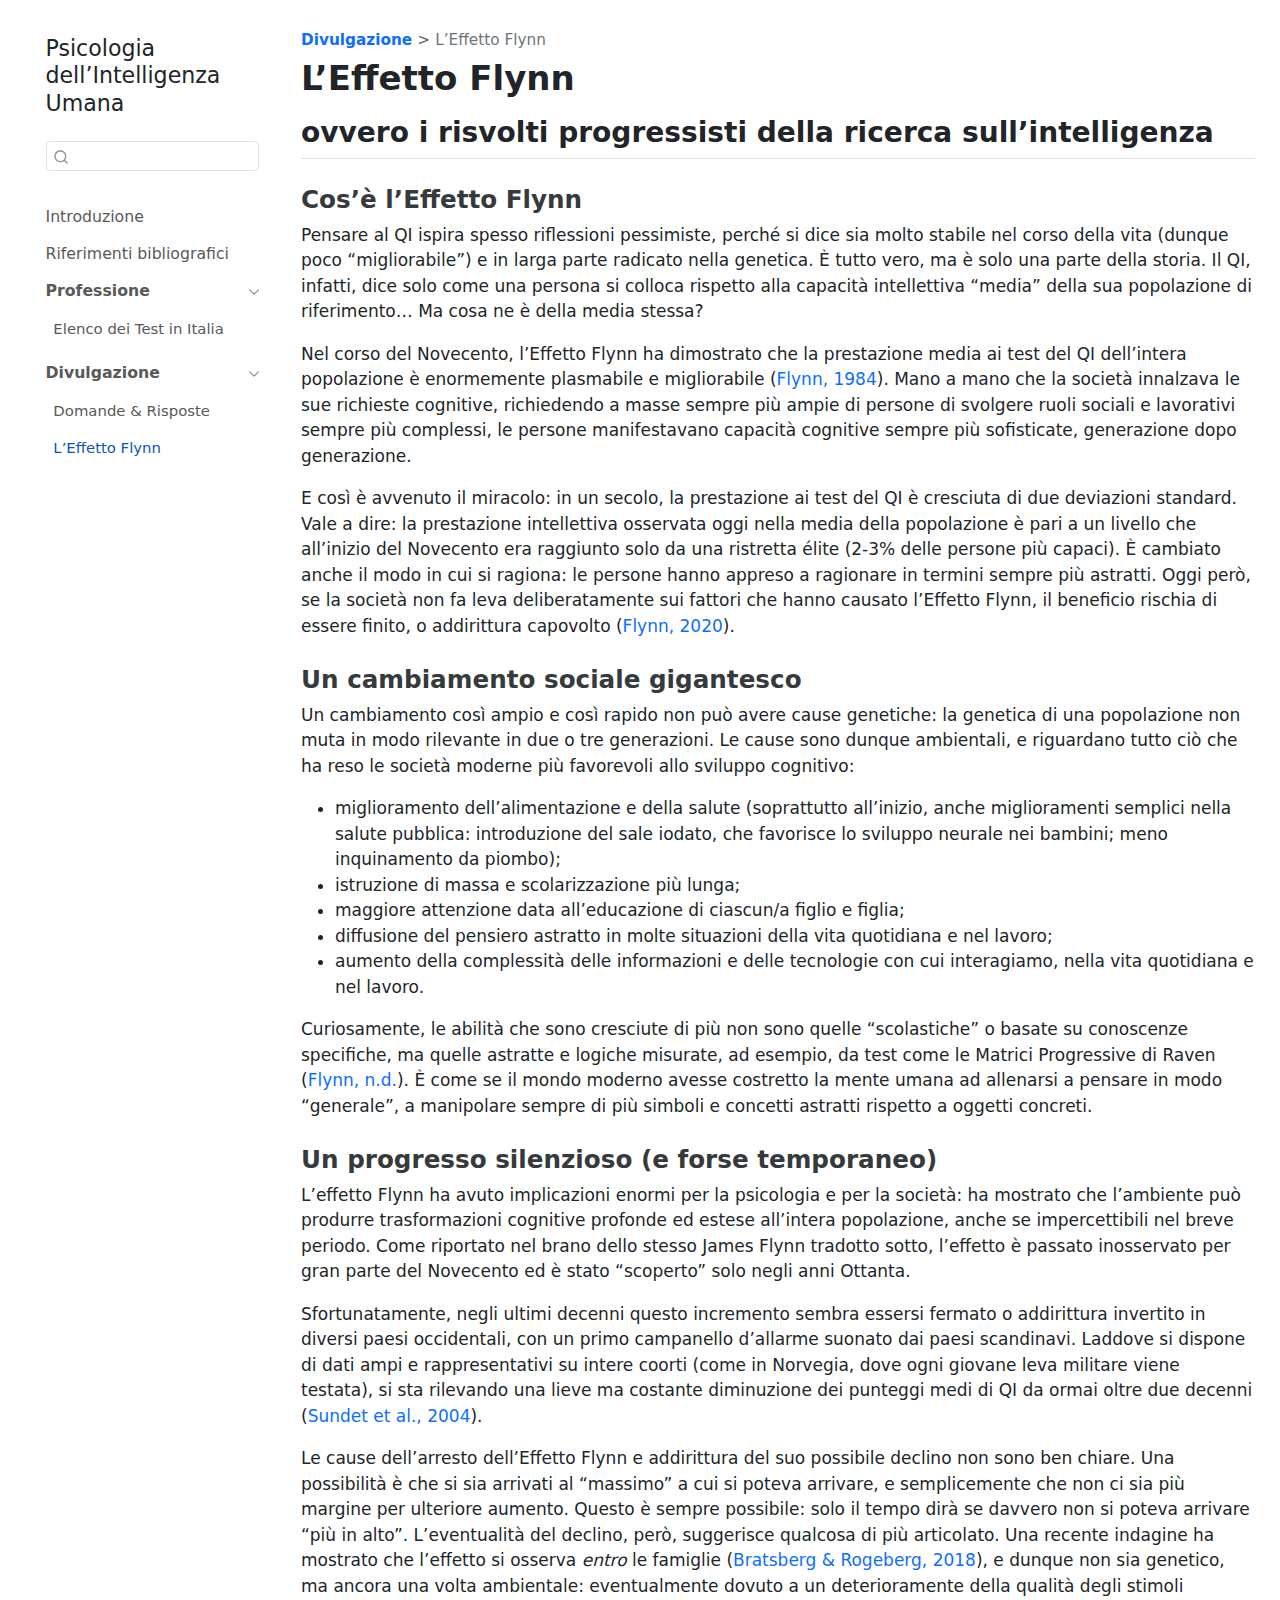
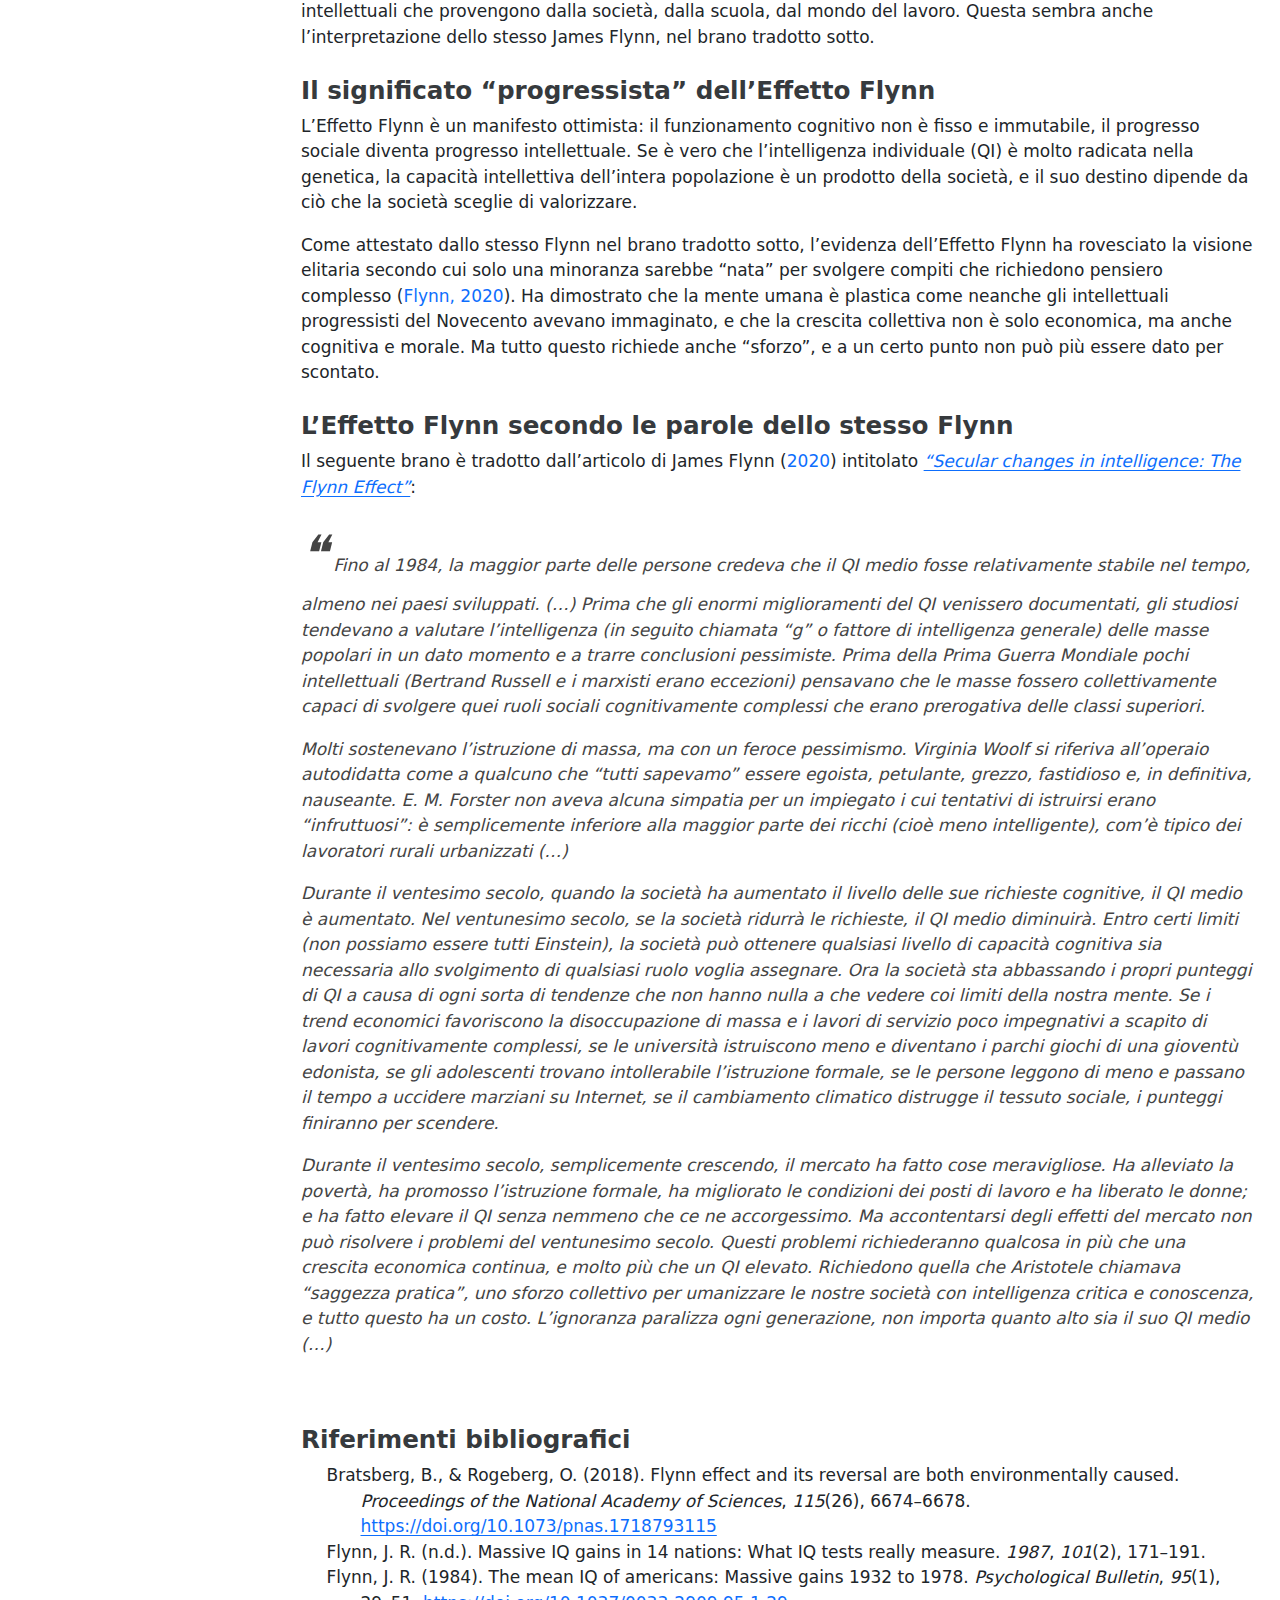
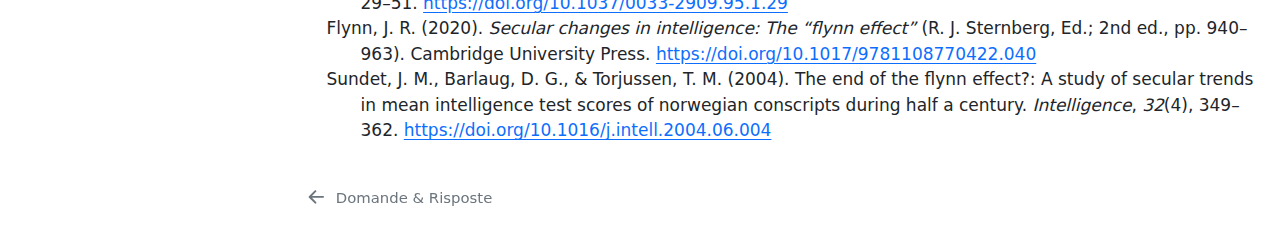
<file: website/divulgazione-pagine/flynn-effetto-flynn.html>
<!DOCTYPE html>
<html xmlns="http://www.w3.org/1999/xhtml" lang="en" xml:lang="en"><head>

<meta charset="utf-8">
<meta name="generator" content="quarto-1.7.32">

<meta name="viewport" content="width=device-width, initial-scale=1.0, user-scalable=yes">


<title>L’Effetto Flynn – Psicologia dell'Intelligenza Umana</title>
<style>
code{white-space: pre-wrap;}
span.smallcaps{font-variant: small-caps;}
div.columns{display: flex; gap: min(4vw, 1.5em);}
div.column{flex: auto; overflow-x: auto;}
div.hanging-indent{margin-left: 1.5em; text-indent: -1.5em;}
ul.task-list{list-style: none;}
ul.task-list li input[type="checkbox"] {
  width: 0.8em;
  margin: 0 0.8em 0.2em -1em; /* quarto-specific, see https://github.com/quarto-dev/quarto-cli/issues/4556 */ 
  vertical-align: middle;
}
/* CSS for citations */
div.csl-bib-body { }
div.csl-entry {
  clear: both;
  margin-bottom: 0em;
}
.hanging-indent div.csl-entry {
  margin-left:2em;
  text-indent:-2em;
}
div.csl-left-margin {
  min-width:2em;
  float:left;
}
div.csl-right-inline {
  margin-left:2em;
  padding-left:1em;
}
div.csl-indent {
  margin-left: 2em;
}</style>


<script src="../site_libs/quarto-nav/quarto-nav.js"></script>
<script src="../site_libs/quarto-nav/headroom.min.js"></script>
<script src="../site_libs/clipboard/clipboard.min.js"></script>
<script src="../site_libs/quarto-search/autocomplete.umd.js"></script>
<script src="../site_libs/quarto-search/fuse.min.js"></script>
<script src="../site_libs/quarto-search/quarto-search.js"></script>
<meta name="quarto:offset" content="../">
<link href="../divulgazione-pagine/domande-risposte.html" rel="prev">
<script src="../site_libs/quarto-html/quarto.js" type="module"></script>
<script src="../site_libs/quarto-html/tabsets/tabsets.js" type="module"></script>
<script src="../site_libs/quarto-html/popper.min.js"></script>
<script src="../site_libs/quarto-html/tippy.umd.min.js"></script>
<script src="../site_libs/quarto-html/anchor.min.js"></script>
<link href="../site_libs/quarto-html/tippy.css" rel="stylesheet">
<link href="../site_libs/quarto-html/quarto-syntax-highlighting-37eea08aefeeee20ff55810ff984fec1.css" rel="stylesheet" id="quarto-text-highlighting-styles">
<script src="../site_libs/bootstrap/bootstrap.min.js"></script>
<link href="../site_libs/bootstrap/bootstrap-icons.css" rel="stylesheet">
<link href="../site_libs/bootstrap/bootstrap-ffd282cb318059e0bcb130885a47f5dc.min.css" rel="stylesheet" append-hash="true" id="quarto-bootstrap" data-mode="light">
<script id="quarto-search-options" type="application/json">{
  "location": "sidebar",
  "copy-button": false,
  "collapse-after": 3,
  "panel-placement": "start",
  "type": "textbox",
  "limit": 50,
  "keyboard-shortcut": [
    "f",
    "/",
    "s"
  ],
  "show-item-context": false,
  "language": {
    "search-no-results-text": "No results",
    "search-matching-documents-text": "matching documents",
    "search-copy-link-title": "Copy link to search",
    "search-hide-matches-text": "Hide additional matches",
    "search-more-match-text": "more match in this document",
    "search-more-matches-text": "more matches in this document",
    "search-clear-button-title": "Clear",
    "search-text-placeholder": "",
    "search-detached-cancel-button-title": "Cancel",
    "search-submit-button-title": "Submit",
    "search-label": "Search"
  }
}</script>
<link rel="shortcut icon" href="figure/favicon.png">

<link rel="shortcut icon" href="favicon.ico">
<script data-goatcounter="https://intelligenza.goatcounter.com/count" async="" src="//gc.zgo.at/count.js"></script>


<link rel="stylesheet" href="../custom.css">
</head>

<body class="nav-sidebar floating quarto-light">

<div id="quarto-search-results"></div>
  <header id="quarto-header" class="headroom fixed-top">
  <nav class="quarto-secondary-nav">
    <div class="container-fluid d-flex">
      <button type="button" class="quarto-btn-toggle btn" data-bs-toggle="collapse" role="button" data-bs-target=".quarto-sidebar-collapse-item" aria-controls="quarto-sidebar" aria-expanded="false" aria-label="Toggle sidebar navigation" onclick="if (window.quartoToggleHeadroom) { window.quartoToggleHeadroom(); }">
        <i class="bi bi-layout-text-sidebar-reverse"></i>
      </button>
        <nav class="quarto-page-breadcrumbs" aria-label="breadcrumb"><ol class="breadcrumb"><li class="breadcrumb-item"><a href="../divulgazione-pagine/domande-risposte.html"><b>Divulgazione</b></a></li><li class="breadcrumb-item"><a href="../divulgazione-pagine/flynn-effetto-flynn.html">L’Effetto Flynn</a></li></ol></nav>
        <a class="flex-grow-1" role="navigation" data-bs-toggle="collapse" data-bs-target=".quarto-sidebar-collapse-item" aria-controls="quarto-sidebar" aria-expanded="false" aria-label="Toggle sidebar navigation" onclick="if (window.quartoToggleHeadroom) { window.quartoToggleHeadroom(); }">      
        </a>
      <button type="button" class="btn quarto-search-button" aria-label="Search" onclick="window.quartoOpenSearch();">
        <i class="bi bi-search"></i>
      </button>
    </div>
  </nav>
</header>
<!-- content -->
<div id="quarto-content" class="quarto-container page-columns page-rows-contents page-layout-full">
<!-- sidebar -->
  <nav id="quarto-sidebar" class="sidebar collapse collapse-horizontal quarto-sidebar-collapse-item sidebar-navigation floating overflow-auto">
    <div class="pt-lg-2 mt-2 text-left sidebar-header">
    <div class="sidebar-title mb-0 py-0">
      <a href="../">Psicologia dell’Intelligenza Umana</a> 
    </div>
      </div>
        <div class="mt-2 flex-shrink-0 align-items-center">
        <div class="sidebar-search">
        <div id="quarto-search" class="" title="Search"></div>
        </div>
        </div>
    <div class="sidebar-menu-container"> 
    <ul class="list-unstyled mt-1">
        <li class="sidebar-item">
  <div class="sidebar-item-container"> 
  <a href="../index.html" class="sidebar-item-text sidebar-link">
 <span class="menu-text">Introduzione</span></a>
  </div>
</li>
        <li class="sidebar-item">
  <div class="sidebar-item-container"> 
  <a href="../references.html" class="sidebar-item-text sidebar-link">
 <span class="menu-text">Riferimenti bibliografici</span></a>
  </div>
</li>
        <li class="sidebar-item sidebar-item-section">
      <div class="sidebar-item-container"> 
            <a class="sidebar-item-text sidebar-link text-start" data-bs-toggle="collapse" data-bs-target="#quarto-sidebar-section-1" role="navigation" aria-expanded="true">
 <span class="menu-text"><b>Professione</b></span></a>
          <a class="sidebar-item-toggle text-start" data-bs-toggle="collapse" data-bs-target="#quarto-sidebar-section-1" role="navigation" aria-expanded="true" aria-label="Toggle section">
            <i class="bi bi-chevron-right ms-2"></i>
          </a> 
      </div>
      <ul id="quarto-sidebar-section-1" class="collapse list-unstyled sidebar-section depth1 show">  
          <li class="sidebar-item">
  <div class="sidebar-item-container"> 
  <a href="../professione-pagine/elenco-test-italia.html" class="sidebar-item-text sidebar-link">
 <span class="menu-text">Elenco dei Test in Italia</span></a>
  </div>
</li>
      </ul>
  </li>
        <li class="sidebar-item sidebar-item-section">
      <div class="sidebar-item-container"> 
            <a class="sidebar-item-text sidebar-link text-start" data-bs-toggle="collapse" data-bs-target="#quarto-sidebar-section-2" role="navigation" aria-expanded="true">
 <span class="menu-text"><b>Divulgazione</b></span></a>
          <a class="sidebar-item-toggle text-start" data-bs-toggle="collapse" data-bs-target="#quarto-sidebar-section-2" role="navigation" aria-expanded="true" aria-label="Toggle section">
            <i class="bi bi-chevron-right ms-2"></i>
          </a> 
      </div>
      <ul id="quarto-sidebar-section-2" class="collapse list-unstyled sidebar-section depth1 show">  
          <li class="sidebar-item">
  <div class="sidebar-item-container"> 
  <a href="../divulgazione-pagine/domande-risposte.html" class="sidebar-item-text sidebar-link">
 <span class="menu-text">Domande &amp; Risposte</span></a>
  </div>
</li>
          <li class="sidebar-item">
  <div class="sidebar-item-container"> 
  <a href="../divulgazione-pagine/flynn-effetto-flynn.html" class="sidebar-item-text sidebar-link active">
 <span class="menu-text">L’Effetto Flynn</span></a>
  </div>
</li>
      </ul>
  </li>
    </ul>
    </div>
</nav>
<div id="quarto-sidebar-glass" class="quarto-sidebar-collapse-item" data-bs-toggle="collapse" data-bs-target=".quarto-sidebar-collapse-item"></div>
<!-- margin-sidebar -->
    
<!-- main -->
<main class="content column-page-right" id="quarto-document-content">

<header id="title-block-header" class="quarto-title-block default"><nav class="quarto-page-breadcrumbs quarto-title-breadcrumbs d-none d-lg-block" aria-label="breadcrumb"><ol class="breadcrumb"><li class="breadcrumb-item"><a href="../divulgazione-pagine/domande-risposte.html"><b>Divulgazione</b></a></li><li class="breadcrumb-item"><a href="../divulgazione-pagine/flynn-effetto-flynn.html">L’Effetto Flynn</a></li></ol></nav>
<div class="quarto-title">
<h1 class="title">L’Effetto Flynn</h1>
</div>



<div class="quarto-title-meta column-page-right">

    
  
    
  </div>
  


</header>


<section id="ovvero-i-risvolti-progressisti-della-ricerca-sullintelligenza" class="level2 unnumbered">
<h2 class="unnumbered anchored" data-anchor-id="ovvero-i-risvolti-progressisti-della-ricerca-sullintelligenza">ovvero i risvolti progressisti della ricerca sull’intelligenza</h2>
<section id="cosè-leffetto-flynn" class="level3">
<h3 class="anchored" data-anchor-id="cosè-leffetto-flynn">Cos’è l’Effetto Flynn</h3>
<p>Pensare al QI ispira spesso riflessioni pessimiste, perché si dice sia molto stabile nel corso della vita (dunque poco “migliorabile”) e in larga parte radicato nella genetica. È tutto vero, ma è solo una parte della storia. Il QI, infatti, dice solo come una persona si colloca rispetto alla capacità intellettiva “media” della sua popolazione di riferimento… Ma cosa ne è della media stessa?</p>
<p>Nel corso del Novecento, l’Effetto Flynn ha dimostrato che la prestazione media ai test del QI dell’intera popolazione è enormemente plasmabile e migliorabile <span class="citation" data-cites="flynnMeanIQAmericans1984">(<a href="#ref-flynnMeanIQAmericans1984" role="doc-biblioref">Flynn, 1984</a>)</span>. Mano a mano che la società innalzava le sue richieste cognitive, richiedendo a masse sempre più ampie di persone di svolgere ruoli sociali e lavorativi sempre più complessi, le persone manifestavano capacità cognitive sempre più sofisticate, generazione dopo generazione.</p>
<p>E così è avvenuto il miracolo: in un secolo, la prestazione ai test del QI è cresciuta di due deviazioni standard. Vale a dire: la prestazione intellettiva osservata oggi nella media della popolazione è pari a un livello che all’inizio del Novecento era raggiunto solo da una ristretta élite (2-3% delle persone più capaci). È cambiato anche il modo in cui si ragiona: le persone hanno appreso a ragionare in termini sempre più astratti. Oggi però, se la società non fa leva deliberatamente sui fattori che hanno causato l’Effetto Flynn, il beneficio rischia di essere finito, o addirittura capovolto <span class="citation" data-cites="flynnSecularChangesIntelligence2020">(<a href="#ref-flynnSecularChangesIntelligence2020" role="doc-biblioref">Flynn, 2020</a>)</span>.</p>
</section>
<section id="un-cambiamento-sociale-gigantesco" class="level3">
<h3 class="anchored" data-anchor-id="un-cambiamento-sociale-gigantesco">Un cambiamento sociale gigantesco</h3>
<p>Un cambiamento così ampio e così rapido non può avere cause genetiche: la genetica di una popolazione non muta in modo rilevante in due o tre generazioni. Le cause sono dunque ambientali, e riguardano tutto ciò che ha reso le società moderne più favorevoli allo sviluppo cognitivo:</p>
<ul>
<li>miglioramento dell’alimentazione e della salute (soprattutto all’inizio, anche miglioramenti semplici nella salute pubblica: introduzione del sale iodato, che favorisce lo sviluppo neurale nei bambini; meno inquinamento da piombo);</li>
<li>istruzione di massa e scolarizzazione più lunga;</li>
<li>maggiore attenzione data all’educazione di ciascun/a figlio e figlia;</li>
<li>diffusione del pensiero astratto in molte situazioni della vita quotidiana e nel lavoro;</li>
<li>aumento della complessità delle informazioni e delle tecnologie con cui interagiamo, nella vita quotidiana e nel lavoro.</li>
</ul>
<p>Curiosamente, le abilità che sono cresciute di più non sono quelle “scolastiche” o basate su conoscenze specifiche, ma quelle astratte e logiche misurate, ad esempio, da test come le Matrici Progressive di Raven <span class="citation" data-cites="flynn1987MassiveIQGains">(<a href="#ref-flynn1987MassiveIQGains" role="doc-biblioref">Flynn, n.d.</a>)</span>. È come se il mondo moderno avesse costretto la mente umana ad allenarsi a pensare in modo “generale”, a manipolare sempre di più simboli e concetti astratti rispetto a oggetti concreti.</p>
</section>
<section id="un-progresso-silenzioso-e-forse-temporaneo" class="level3">
<h3 class="anchored" data-anchor-id="un-progresso-silenzioso-e-forse-temporaneo">Un progresso silenzioso (e forse temporaneo)</h3>
<p>L’effetto Flynn ha avuto implicazioni enormi per la psicologia e per la società: ha mostrato che l’ambiente può produrre trasformazioni cognitive profonde ed estese all’intera popolazione, anche se impercettibili nel breve periodo. Come riportato nel brano dello stesso James Flynn tradotto sotto, l’effetto è passato inosservato per gran parte del Novecento ed è stato “scoperto” solo negli anni Ottanta.</p>
<p>Sfortunatamente, negli ultimi decenni questo incremento sembra essersi fermato o addirittura invertito in diversi paesi occidentali, con un primo campanello d’allarme suonato dai paesi scandinavi. Laddove si dispone di dati ampi e rappresentativi su intere coorti (come in Norvegia, dove ogni giovane leva militare viene testata), si sta rilevando una lieve ma costante diminuzione dei punteggi medi di QI da ormai oltre due decenni <span class="citation" data-cites="sundetEndFlynnEffect2004">(<a href="#ref-sundetEndFlynnEffect2004" role="doc-biblioref">Sundet et al., 2004</a>)</span>.</p>
<p>Le cause dell’arresto dell’Effetto Flynn e addirittura del suo possibile declino non sono ben chiare. Una possibilità è che si sia arrivati al “massimo” a cui si poteva arrivare, e semplicemente che non ci sia più margine per ulteriore aumento. Questo è sempre possibile: solo il tempo dirà se davvero non si poteva arrivare “più in alto”. L’eventualità del declino, però, suggerisce qualcosa di più articolato. Una recente indagine ha mostrato che l’effetto si osserva <em>entro</em> le famiglie <span class="citation" data-cites="bratsbergFlynnEffectIts2018">(<a href="#ref-bratsbergFlynnEffectIts2018" role="doc-biblioref">Bratsberg &amp; Rogeberg, 2018</a>)</span>, e dunque non sia genetico, ma ancora una volta ambientale: eventualmente dovuto a un deterioramente della qualità degli stimoli intellettuali che provengono dalla società, dalla scuola, dal mondo del lavoro. Questa sembra anche l’interpretazione dello stesso James Flynn, nel brano tradotto sotto.</p>
</section>
<section id="il-significato-progressista-delleffetto-flynn" class="level3">
<h3 class="anchored" data-anchor-id="il-significato-progressista-delleffetto-flynn">Il significato “progressista” dell’Effetto Flynn</h3>
<p>L’Effetto Flynn è un manifesto ottimista: il funzionamento cognitivo non è fisso e immutabile, il progresso sociale diventa progresso intellettuale. Se è vero che l’intelligenza individuale (QI) è molto radicata nella genetica, la capacità intellettiva dell’intera popolazione è un prodotto della società, e il suo destino dipende da ciò che la società sceglie di valorizzare.</p>
<p>Come attestato dallo stesso Flynn nel brano tradotto sotto, l’evidenza dell’Effetto Flynn ha rovesciato la visione elitaria secondo cui solo una minoranza sarebbe “nata” per svolgere compiti che richiedono pensiero complesso <span class="citation" data-cites="flynnSecularChangesIntelligence2020">(<a href="#ref-flynnSecularChangesIntelligence2020" role="doc-biblioref">Flynn, 2020</a>)</span>. Ha dimostrato che la mente umana è plastica come neanche gli intellettuali progressisti del Novecento avevano immaginato, e che la crescita collettiva non è solo economica, ma anche cognitiva e morale. Ma tutto questo richiede anche “sforzo”, e a un certo punto non può più essere dato per scontato.</p>
</section>
<section id="leffetto-flynn-secondo-le-parole-dello-stesso-flynn" class="level3">
<h3 class="anchored" data-anchor-id="leffetto-flynn-secondo-le-parole-dello-stesso-flynn">L’Effetto Flynn secondo le parole dello stesso Flynn</h3>
<p>Il seguente brano è tradotto dall’articolo di James <span class="citation" data-cites="flynnSecularChangesIntelligence2020">Flynn (<a href="#ref-flynnSecularChangesIntelligence2020" role="doc-biblioref">2020</a>)</span> intitolato <a href="https://doi.org/10.1017/9781108770422.040" target="_blank"><em>“Secular changes in intelligence: The Flynn Effect”</em></a>:</p>
<div style="font-style: italic; color: #444;">
<p><span style="font-size:50px">❝</span> Fino al 1984, la maggior parte delle persone credeva che il QI medio fosse relativamente stabile nel tempo, almeno nei paesi sviluppati. (…) Prima che gli enormi miglioramenti del QI venissero documentati, gli studiosi tendevano a valutare l’intelligenza (in seguito chiamata “g” o fattore di intelligenza generale) delle masse popolari in un dato momento e a trarre conclusioni pessimiste. Prima della Prima Guerra Mondiale pochi intellettuali (Bertrand Russell e i marxisti erano eccezioni) pensavano che le masse fossero collettivamente capaci di svolgere quei ruoli sociali cognitivamente complessi che erano prerogativa delle classi superiori.</p>
<p>Molti sostenevano l’istruzione di massa, ma con un feroce pessimismo. Virginia Woolf si riferiva all’operaio autodidatta come a qualcuno che “tutti sapevamo” essere egoista, petulante, grezzo, fastidioso e, in definitiva, nauseante. E. M. Forster non aveva alcuna simpatia per un impiegato i cui tentativi di istruirsi erano “infruttuosi”: è semplicemente inferiore alla maggior parte dei ricchi (cioè meno intelligente), com’è tipico dei lavoratori rurali urbanizzati (…)</p>
<p>Durante il ventesimo secolo, quando la società ha aumentato il livello delle sue richieste cognitive, il QI medio è aumentato. Nel ventunesimo secolo, se la società ridurrà le richieste, il QI medio diminuirà. Entro certi limiti (non possiamo essere tutti Einstein), la società può ottenere qualsiasi livello di capacità cognitiva sia necessaria allo svolgimento di qualsiasi ruolo voglia assegnare. Ora la società sta abbassando i propri punteggi di QI a causa di ogni sorta di tendenze che non hanno nulla a che vedere coi limiti della nostra mente. Se i trend economici favoriscono la disoccupazione di massa e i lavori di servizio poco impegnativi a scapito di lavori cognitivamente complessi, se le università istruiscono meno e diventano i parchi giochi di una gioventù edonista, se gli adolescenti trovano intollerabile l’istruzione formale, se le persone leggono di meno e passano il tempo a uccidere marziani su Internet, se il cambiamento climatico distrugge il tessuto sociale, i punteggi finiranno per scendere.</p>
<p>Durante il ventesimo secolo, semplicemente crescendo, il mercato ha fatto cose meravigliose. Ha alleviato la povertà, ha promosso l’istruzione formale, ha migliorato le condizioni dei posti di lavoro e ha liberato le donne; e ha fatto elevare il QI senza nemmeno che ce ne accorgessimo. Ma accontentarsi degli effetti del mercato non può risolvere i problemi del ventunesimo secolo. Questi problemi richiederanno qualcosa in più che una crescita economica continua, e molto più che un QI elevato. Richiedono quella che Aristotele chiamava “saggezza pratica”, uno sforzo collettivo per umanizzare le nostre società con intelligenza critica e conoscenza, e tutto questo ha un costo. L’ignoranza paralizza ogni generazione, non importa quanto alto sia il suo QI medio (…)</p>
</div>
<p><br>
</p>
</section>
<section id="riferimenti-bibliografici" class="level3">
<h3 class="anchored" data-anchor-id="riferimenti-bibliografici">Riferimenti bibliografici</h3>


<div id="refs" class="references csl-bib-body hanging-indent" data-entry-spacing="0" data-line-spacing="2" role="list">
<div id="ref-bratsbergFlynnEffectIts2018" class="csl-entry" role="listitem">
Bratsberg, B., &amp; Rogeberg, O. (2018). Flynn effect and its reversal are both environmentally caused. <em>Proceedings of the National Academy of Sciences</em>, <em>115</em>(26), 6674–6678. <a href="https://doi.org/10.1073/pnas.1718793115">https://doi.org/10.1073/pnas.1718793115</a>
</div>
<div id="ref-flynn1987MassiveIQGains" class="csl-entry" role="listitem">
Flynn, J. R. (n.d.). Massive IQ gains in 14 nations: What IQ tests really measure. <em>1987</em>, <em>101</em>(2), 171–191.
</div>
<div id="ref-flynnMeanIQAmericans1984" class="csl-entry" role="listitem">
Flynn, J. R. (1984). The mean IQ of americans: Massive gains 1932 to 1978. <em>Psychological Bulletin</em>, <em>95</em>(1), 29–51. <a href="https://doi.org/10.1037/0033-2909.95.1.29">https://doi.org/10.1037/0033-2909.95.1.29</a>
</div>
<div id="ref-flynnSecularChangesIntelligence2020" class="csl-entry" role="listitem">
Flynn, J. R. (2020). <em>Secular changes in intelligence: The <span>“</span>flynn effect<span>”</span></em> (R. J. Sternberg, Ed.; 2nd ed., pp. 940–963). Cambridge University Press. <a href="https://doi.org/10.1017/9781108770422.040">https://doi.org/10.1017/9781108770422.040</a>
</div>
<div id="ref-sundetEndFlynnEffect2004" class="csl-entry" role="listitem">
Sundet, J. M., Barlaug, D. G., &amp; Torjussen, T. M. (2004). The end of the flynn effect?: A study of secular trends in mean intelligence test scores of norwegian conscripts during half a century. <em>Intelligence</em>, <em>32</em>(4), 349–362. <a href="https://doi.org/10.1016/j.intell.2004.06.004">https://doi.org/10.1016/j.intell.2004.06.004</a>
</div>
</div>
</section>
</section>

</main> <!-- /main -->
<script id="quarto-html-after-body" type="application/javascript">
  window.document.addEventListener("DOMContentLoaded", function (event) {
    const icon = "";
    const anchorJS = new window.AnchorJS();
    anchorJS.options = {
      placement: 'right',
      icon: icon
    };
    anchorJS.add('.anchored');
    const isCodeAnnotation = (el) => {
      for (const clz of el.classList) {
        if (clz.startsWith('code-annotation-')) {                     
          return true;
        }
      }
      return false;
    }
    const onCopySuccess = function(e) {
      // button target
      const button = e.trigger;
      // don't keep focus
      button.blur();
      // flash "checked"
      button.classList.add('code-copy-button-checked');
      var currentTitle = button.getAttribute("title");
      button.setAttribute("title", "Copied!");
      let tooltip;
      if (window.bootstrap) {
        button.setAttribute("data-bs-toggle", "tooltip");
        button.setAttribute("data-bs-placement", "left");
        button.setAttribute("data-bs-title", "Copied!");
        tooltip = new bootstrap.Tooltip(button, 
          { trigger: "manual", 
            customClass: "code-copy-button-tooltip",
            offset: [0, -8]});
        tooltip.show();    
      }
      setTimeout(function() {
        if (tooltip) {
          tooltip.hide();
          button.removeAttribute("data-bs-title");
          button.removeAttribute("data-bs-toggle");
          button.removeAttribute("data-bs-placement");
        }
        button.setAttribute("title", currentTitle);
        button.classList.remove('code-copy-button-checked');
      }, 1000);
      // clear code selection
      e.clearSelection();
    }
    const getTextToCopy = function(trigger) {
        const codeEl = trigger.previousElementSibling.cloneNode(true);
        for (const childEl of codeEl.children) {
          if (isCodeAnnotation(childEl)) {
            childEl.remove();
          }
        }
        return codeEl.innerText;
    }
    const clipboard = new window.ClipboardJS('.code-copy-button:not([data-in-quarto-modal])', {
      text: getTextToCopy
    });
    clipboard.on('success', onCopySuccess);
    if (window.document.getElementById('quarto-embedded-source-code-modal')) {
      const clipboardModal = new window.ClipboardJS('.code-copy-button[data-in-quarto-modal]', {
        text: getTextToCopy,
        container: window.document.getElementById('quarto-embedded-source-code-modal')
      });
      clipboardModal.on('success', onCopySuccess);
    }
      var localhostRegex = new RegExp(/^(?:http|https):\/\/localhost\:?[0-9]*\//);
      var mailtoRegex = new RegExp(/^mailto:/);
        var filterRegex = new RegExp('/' + window.location.host + '/');
      var isInternal = (href) => {
          return filterRegex.test(href) || localhostRegex.test(href) || mailtoRegex.test(href);
      }
      // Inspect non-navigation links and adorn them if external
     var links = window.document.querySelectorAll('a[href]:not(.nav-link):not(.navbar-brand):not(.toc-action):not(.sidebar-link):not(.sidebar-item-toggle):not(.pagination-link):not(.no-external):not([aria-hidden]):not(.dropdown-item):not(.quarto-navigation-tool):not(.about-link)');
      for (var i=0; i<links.length; i++) {
        const link = links[i];
        if (!isInternal(link.href)) {
          // undo the damage that might have been done by quarto-nav.js in the case of
          // links that we want to consider external
          if (link.dataset.originalHref !== undefined) {
            link.href = link.dataset.originalHref;
          }
        }
      }
    function tippyHover(el, contentFn, onTriggerFn, onUntriggerFn) {
      const config = {
        allowHTML: true,
        maxWidth: 500,
        delay: 100,
        arrow: false,
        appendTo: function(el) {
            return el.parentElement;
        },
        interactive: true,
        interactiveBorder: 10,
        theme: 'quarto',
        placement: 'bottom-start',
      };
      if (contentFn) {
        config.content = contentFn;
      }
      if (onTriggerFn) {
        config.onTrigger = onTriggerFn;
      }
      if (onUntriggerFn) {
        config.onUntrigger = onUntriggerFn;
      }
      window.tippy(el, config); 
    }
    const noterefs = window.document.querySelectorAll('a[role="doc-noteref"]');
    for (var i=0; i<noterefs.length; i++) {
      const ref = noterefs[i];
      tippyHover(ref, function() {
        // use id or data attribute instead here
        let href = ref.getAttribute('data-footnote-href') || ref.getAttribute('href');
        try { href = new URL(href).hash; } catch {}
        const id = href.replace(/^#\/?/, "");
        const note = window.document.getElementById(id);
        if (note) {
          return note.innerHTML;
        } else {
          return "";
        }
      });
    }
    const xrefs = window.document.querySelectorAll('a.quarto-xref');
    const processXRef = (id, note) => {
      // Strip column container classes
      const stripColumnClz = (el) => {
        el.classList.remove("page-full", "page-columns");
        if (el.children) {
          for (const child of el.children) {
            stripColumnClz(child);
          }
        }
      }
      stripColumnClz(note)
      if (id === null || id.startsWith('sec-')) {
        // Special case sections, only their first couple elements
        const container = document.createElement("div");
        if (note.children && note.children.length > 2) {
          container.appendChild(note.children[0].cloneNode(true));
          for (let i = 1; i < note.children.length; i++) {
            const child = note.children[i];
            if (child.tagName === "P" && child.innerText === "") {
              continue;
            } else {
              container.appendChild(child.cloneNode(true));
              break;
            }
          }
          if (window.Quarto?.typesetMath) {
            window.Quarto.typesetMath(container);
          }
          return container.innerHTML
        } else {
          if (window.Quarto?.typesetMath) {
            window.Quarto.typesetMath(note);
          }
          return note.innerHTML;
        }
      } else {
        // Remove any anchor links if they are present
        const anchorLink = note.querySelector('a.anchorjs-link');
        if (anchorLink) {
          anchorLink.remove();
        }
        if (window.Quarto?.typesetMath) {
          window.Quarto.typesetMath(note);
        }
        if (note.classList.contains("callout")) {
          return note.outerHTML;
        } else {
          return note.innerHTML;
        }
      }
    }
    for (var i=0; i<xrefs.length; i++) {
      const xref = xrefs[i];
      tippyHover(xref, undefined, function(instance) {
        instance.disable();
        let url = xref.getAttribute('href');
        let hash = undefined; 
        if (url.startsWith('#')) {
          hash = url;
        } else {
          try { hash = new URL(url).hash; } catch {}
        }
        if (hash) {
          const id = hash.replace(/^#\/?/, "");
          const note = window.document.getElementById(id);
          if (note !== null) {
            try {
              const html = processXRef(id, note.cloneNode(true));
              instance.setContent(html);
            } finally {
              instance.enable();
              instance.show();
            }
          } else {
            // See if we can fetch this
            fetch(url.split('#')[0])
            .then(res => res.text())
            .then(html => {
              const parser = new DOMParser();
              const htmlDoc = parser.parseFromString(html, "text/html");
              const note = htmlDoc.getElementById(id);
              if (note !== null) {
                const html = processXRef(id, note);
                instance.setContent(html);
              } 
            }).finally(() => {
              instance.enable();
              instance.show();
            });
          }
        } else {
          // See if we can fetch a full url (with no hash to target)
          // This is a special case and we should probably do some content thinning / targeting
          fetch(url)
          .then(res => res.text())
          .then(html => {
            const parser = new DOMParser();
            const htmlDoc = parser.parseFromString(html, "text/html");
            const note = htmlDoc.querySelector('main.content');
            if (note !== null) {
              // This should only happen for chapter cross references
              // (since there is no id in the URL)
              // remove the first header
              if (note.children.length > 0 && note.children[0].tagName === "HEADER") {
                note.children[0].remove();
              }
              const html = processXRef(null, note);
              instance.setContent(html);
            } 
          }).finally(() => {
            instance.enable();
            instance.show();
          });
        }
      }, function(instance) {
      });
    }
        let selectedAnnoteEl;
        const selectorForAnnotation = ( cell, annotation) => {
          let cellAttr = 'data-code-cell="' + cell + '"';
          let lineAttr = 'data-code-annotation="' +  annotation + '"';
          const selector = 'span[' + cellAttr + '][' + lineAttr + ']';
          return selector;
        }
        const selectCodeLines = (annoteEl) => {
          const doc = window.document;
          const targetCell = annoteEl.getAttribute("data-target-cell");
          const targetAnnotation = annoteEl.getAttribute("data-target-annotation");
          const annoteSpan = window.document.querySelector(selectorForAnnotation(targetCell, targetAnnotation));
          const lines = annoteSpan.getAttribute("data-code-lines").split(",");
          const lineIds = lines.map((line) => {
            return targetCell + "-" + line;
          })
          let top = null;
          let height = null;
          let parent = null;
          if (lineIds.length > 0) {
              //compute the position of the single el (top and bottom and make a div)
              const el = window.document.getElementById(lineIds[0]);
              top = el.offsetTop;
              height = el.offsetHeight;
              parent = el.parentElement.parentElement;
            if (lineIds.length > 1) {
              const lastEl = window.document.getElementById(lineIds[lineIds.length - 1]);
              const bottom = lastEl.offsetTop + lastEl.offsetHeight;
              height = bottom - top;
            }
            if (top !== null && height !== null && parent !== null) {
              // cook up a div (if necessary) and position it 
              let div = window.document.getElementById("code-annotation-line-highlight");
              if (div === null) {
                div = window.document.createElement("div");
                div.setAttribute("id", "code-annotation-line-highlight");
                div.style.position = 'absolute';
                parent.appendChild(div);
              }
              div.style.top = top - 2 + "px";
              div.style.height = height + 4 + "px";
              div.style.left = 0;
              let gutterDiv = window.document.getElementById("code-annotation-line-highlight-gutter");
              if (gutterDiv === null) {
                gutterDiv = window.document.createElement("div");
                gutterDiv.setAttribute("id", "code-annotation-line-highlight-gutter");
                gutterDiv.style.position = 'absolute';
                const codeCell = window.document.getElementById(targetCell);
                const gutter = codeCell.querySelector('.code-annotation-gutter');
                gutter.appendChild(gutterDiv);
              }
              gutterDiv.style.top = top - 2 + "px";
              gutterDiv.style.height = height + 4 + "px";
            }
            selectedAnnoteEl = annoteEl;
          }
        };
        const unselectCodeLines = () => {
          const elementsIds = ["code-annotation-line-highlight", "code-annotation-line-highlight-gutter"];
          elementsIds.forEach((elId) => {
            const div = window.document.getElementById(elId);
            if (div) {
              div.remove();
            }
          });
          selectedAnnoteEl = undefined;
        };
          // Handle positioning of the toggle
      window.addEventListener(
        "resize",
        throttle(() => {
          elRect = undefined;
          if (selectedAnnoteEl) {
            selectCodeLines(selectedAnnoteEl);
          }
        }, 10)
      );
      function throttle(fn, ms) {
      let throttle = false;
      let timer;
        return (...args) => {
          if(!throttle) { // first call gets through
              fn.apply(this, args);
              throttle = true;
          } else { // all the others get throttled
              if(timer) clearTimeout(timer); // cancel #2
              timer = setTimeout(() => {
                fn.apply(this, args);
                timer = throttle = false;
              }, ms);
          }
        };
      }
        // Attach click handler to the DT
        const annoteDls = window.document.querySelectorAll('dt[data-target-cell]');
        for (const annoteDlNode of annoteDls) {
          annoteDlNode.addEventListener('click', (event) => {
            const clickedEl = event.target;
            if (clickedEl !== selectedAnnoteEl) {
              unselectCodeLines();
              const activeEl = window.document.querySelector('dt[data-target-cell].code-annotation-active');
              if (activeEl) {
                activeEl.classList.remove('code-annotation-active');
              }
              selectCodeLines(clickedEl);
              clickedEl.classList.add('code-annotation-active');
            } else {
              // Unselect the line
              unselectCodeLines();
              clickedEl.classList.remove('code-annotation-active');
            }
          });
        }
    const findCites = (el) => {
      const parentEl = el.parentElement;
      if (parentEl) {
        const cites = parentEl.dataset.cites;
        if (cites) {
          return {
            el,
            cites: cites.split(' ')
          };
        } else {
          return findCites(el.parentElement)
        }
      } else {
        return undefined;
      }
    };
    var bibliorefs = window.document.querySelectorAll('a[role="doc-biblioref"]');
    for (var i=0; i<bibliorefs.length; i++) {
      const ref = bibliorefs[i];
      const citeInfo = findCites(ref);
      if (citeInfo) {
        tippyHover(citeInfo.el, function() {
          var popup = window.document.createElement('div');
          citeInfo.cites.forEach(function(cite) {
            var citeDiv = window.document.createElement('div');
            citeDiv.classList.add('hanging-indent');
            citeDiv.classList.add('csl-entry');
            var biblioDiv = window.document.getElementById('ref-' + cite);
            if (biblioDiv) {
              citeDiv.innerHTML = biblioDiv.innerHTML;
            }
            popup.appendChild(citeDiv);
          });
          return popup.innerHTML;
        });
      }
    }
  });
  </script>
<nav class="page-navigation column-page-right">
  <div class="nav-page nav-page-previous">
      <a href="../divulgazione-pagine/domande-risposte.html" class="pagination-link" aria-label="Domande &amp; Risposte">
        <i class="bi bi-arrow-left-short"></i> <span class="nav-page-text">Domande &amp; Risposte</span>
      </a>          
  </div>
  <div class="nav-page nav-page-next">
  </div>
</nav>
</div> <!-- /content -->




</body></html>
</file>
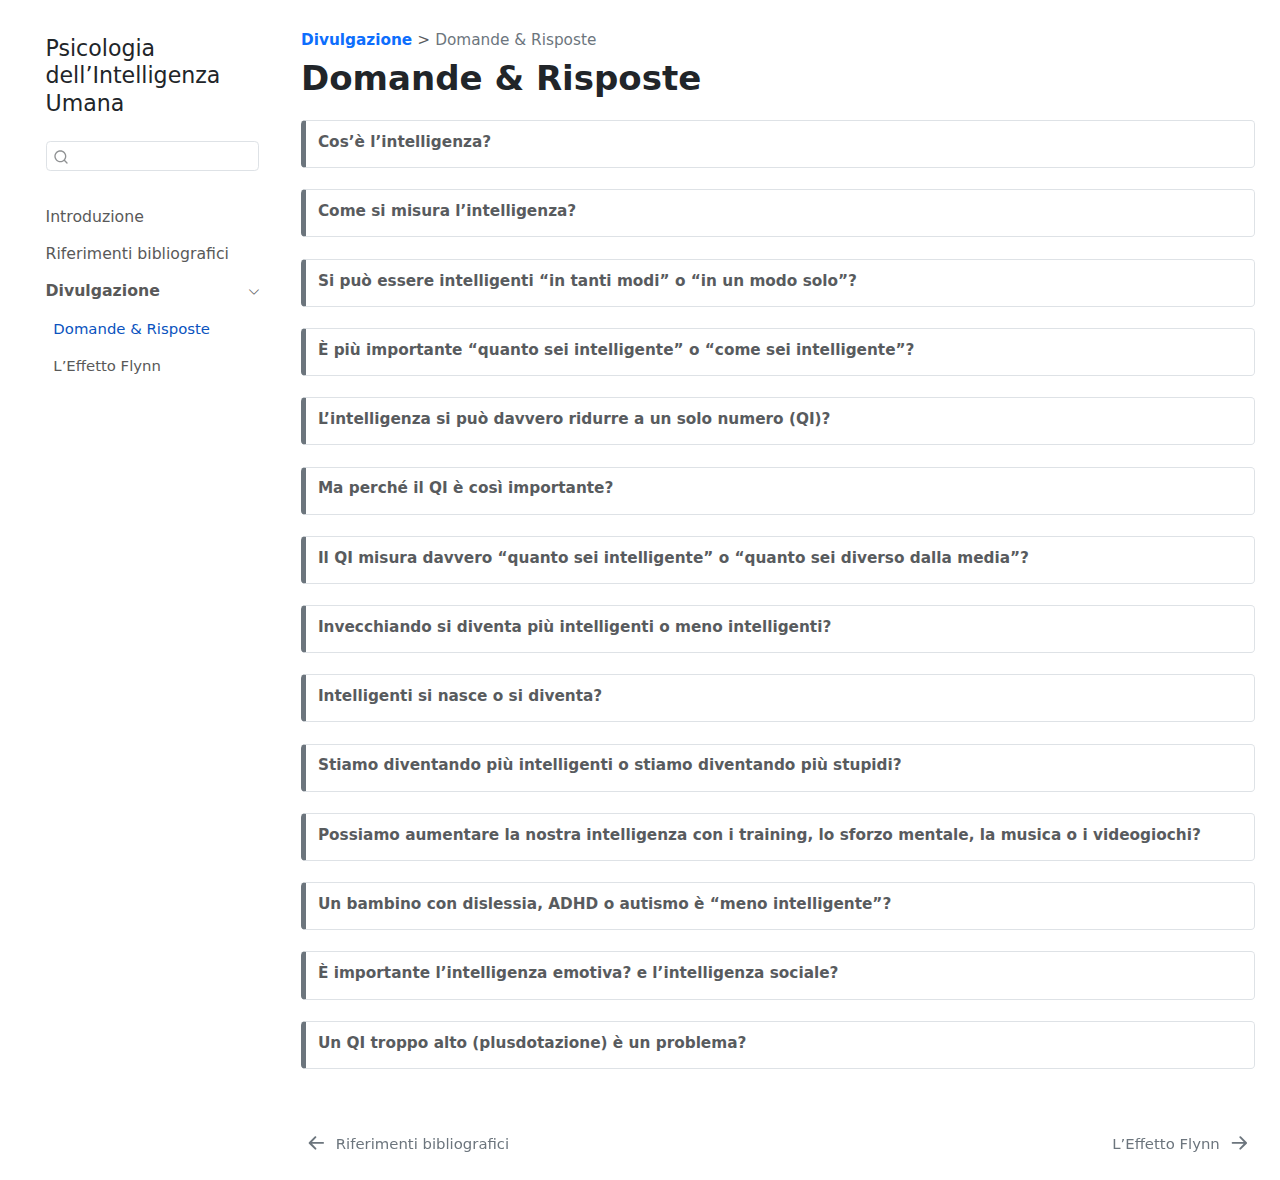
<file: website/divulgazione/domande-risposte.html>
<!DOCTYPE html>
<html xmlns="http://www.w3.org/1999/xhtml" lang="en" xml:lang="en"><head>

<meta charset="utf-8">
<meta name="generator" content="quarto-1.7.32">

<meta name="viewport" content="width=device-width, initial-scale=1.0, user-scalable=yes">


<title>Domande &amp; Risposte – Psicologia dell’Intelligenza Umana</title>
<style>
code{white-space: pre-wrap;}
span.smallcaps{font-variant: small-caps;}
div.columns{display: flex; gap: min(4vw, 1.5em);}
div.column{flex: auto; overflow-x: auto;}
div.hanging-indent{margin-left: 1.5em; text-indent: -1.5em;}
ul.task-list{list-style: none;}
ul.task-list li input[type="checkbox"] {
  width: 0.8em;
  margin: 0 0.8em 0.2em -1em; /* quarto-specific, see https://github.com/quarto-dev/quarto-cli/issues/4556 */ 
  vertical-align: middle;
}
</style>


<script src="../site_libs/quarto-nav/quarto-nav.js"></script>
<script src="../site_libs/quarto-nav/headroom.min.js"></script>
<script src="../site_libs/clipboard/clipboard.min.js"></script>
<script src="../site_libs/quarto-search/autocomplete.umd.js"></script>
<script src="../site_libs/quarto-search/fuse.min.js"></script>
<script src="../site_libs/quarto-search/quarto-search.js"></script>
<meta name="quarto:offset" content="../">
<link href="../divulgazione/flynn-effetto-flynn.html" rel="next">
<link href="../references.html" rel="prev">
<script src="../site_libs/quarto-html/quarto.js" type="module"></script>
<script src="../site_libs/quarto-html/tabsets/tabsets.js" type="module"></script>
<script src="../site_libs/quarto-html/popper.min.js"></script>
<script src="../site_libs/quarto-html/tippy.umd.min.js"></script>
<script src="../site_libs/quarto-html/anchor.min.js"></script>
<link href="../site_libs/quarto-html/tippy.css" rel="stylesheet">
<link href="../site_libs/quarto-html/quarto-syntax-highlighting-37eea08aefeeee20ff55810ff984fec1.css" rel="stylesheet" id="quarto-text-highlighting-styles">
<script src="../site_libs/bootstrap/bootstrap.min.js"></script>
<link href="../site_libs/bootstrap/bootstrap-icons.css" rel="stylesheet">
<link href="../site_libs/bootstrap/bootstrap-ffd282cb318059e0bcb130885a47f5dc.min.css" rel="stylesheet" append-hash="true" id="quarto-bootstrap" data-mode="light">
<script id="quarto-search-options" type="application/json">{
  "location": "sidebar",
  "copy-button": false,
  "collapse-after": 3,
  "panel-placement": "start",
  "type": "textbox",
  "limit": 50,
  "keyboard-shortcut": [
    "f",
    "/",
    "s"
  ],
  "show-item-context": false,
  "language": {
    "search-no-results-text": "No results",
    "search-matching-documents-text": "matching documents",
    "search-copy-link-title": "Copy link to search",
    "search-hide-matches-text": "Hide additional matches",
    "search-more-match-text": "more match in this document",
    "search-more-matches-text": "more matches in this document",
    "search-clear-button-title": "Clear",
    "search-text-placeholder": "",
    "search-detached-cancel-button-title": "Cancel",
    "search-submit-button-title": "Submit",
    "search-label": "Search"
  }
}</script>
<link rel="shortcut icon" href="figure/favicon.png">

<link rel="shortcut icon" href="figure/favicon.png">


<link rel="stylesheet" href="../custom.css">
</head>

<body class="nav-sidebar floating quarto-light">

<div id="quarto-search-results"></div>
  <header id="quarto-header" class="headroom fixed-top">
  <nav class="quarto-secondary-nav">
    <div class="container-fluid d-flex">
      <button type="button" class="quarto-btn-toggle btn" data-bs-toggle="collapse" role="button" data-bs-target=".quarto-sidebar-collapse-item" aria-controls="quarto-sidebar" aria-expanded="false" aria-label="Toggle sidebar navigation" onclick="if (window.quartoToggleHeadroom) { window.quartoToggleHeadroom(); }">
        <i class="bi bi-layout-text-sidebar-reverse"></i>
      </button>
        <nav class="quarto-page-breadcrumbs" aria-label="breadcrumb"><ol class="breadcrumb"><li class="breadcrumb-item"><a href="../divulgazione/domande-risposte.html"><b>Divulgazione</b></a></li><li class="breadcrumb-item"><a href="../divulgazione/domande-risposte.html">Domande &amp; Risposte</a></li></ol></nav>
        <a class="flex-grow-1" role="navigation" data-bs-toggle="collapse" data-bs-target=".quarto-sidebar-collapse-item" aria-controls="quarto-sidebar" aria-expanded="false" aria-label="Toggle sidebar navigation" onclick="if (window.quartoToggleHeadroom) { window.quartoToggleHeadroom(); }">      
        </a>
      <button type="button" class="btn quarto-search-button" aria-label="Search" onclick="window.quartoOpenSearch();">
        <i class="bi bi-search"></i>
      </button>
    </div>
  </nav>
</header>
<!-- content -->
<div id="quarto-content" class="quarto-container page-columns page-rows-contents page-layout-full">
<!-- sidebar -->
  <nav id="quarto-sidebar" class="sidebar collapse collapse-horizontal quarto-sidebar-collapse-item sidebar-navigation floating overflow-auto">
    <div class="pt-lg-2 mt-2 text-left sidebar-header">
    <div class="sidebar-title mb-0 py-0">
      <a href="../">Psicologia dell’Intelligenza Umana</a> 
    </div>
      </div>
        <div class="mt-2 flex-shrink-0 align-items-center">
        <div class="sidebar-search">
        <div id="quarto-search" class="" title="Search"></div>
        </div>
        </div>
    <div class="sidebar-menu-container"> 
    <ul class="list-unstyled mt-1">
        <li class="sidebar-item">
  <div class="sidebar-item-container"> 
  <a href="../index.html" class="sidebar-item-text sidebar-link">
 <span class="menu-text">Introduzione</span></a>
  </div>
</li>
        <li class="sidebar-item">
  <div class="sidebar-item-container"> 
  <a href="../references.html" class="sidebar-item-text sidebar-link">
 <span class="menu-text">Riferimenti bibliografici</span></a>
  </div>
</li>
        <li class="sidebar-item sidebar-item-section">
      <div class="sidebar-item-container"> 
            <a class="sidebar-item-text sidebar-link text-start" data-bs-toggle="collapse" data-bs-target="#quarto-sidebar-section-1" role="navigation" aria-expanded="true">
 <span class="menu-text"><b>Divulgazione</b></span></a>
          <a class="sidebar-item-toggle text-start" data-bs-toggle="collapse" data-bs-target="#quarto-sidebar-section-1" role="navigation" aria-expanded="true" aria-label="Toggle section">
            <i class="bi bi-chevron-right ms-2"></i>
          </a> 
      </div>
      <ul id="quarto-sidebar-section-1" class="collapse list-unstyled sidebar-section depth1 show">  
          <li class="sidebar-item">
  <div class="sidebar-item-container"> 
  <a href="../divulgazione/domande-risposte.html" class="sidebar-item-text sidebar-link active">
 <span class="menu-text">Domande &amp; Risposte</span></a>
  </div>
</li>
          <li class="sidebar-item">
  <div class="sidebar-item-container"> 
  <a href="../divulgazione/flynn-effetto-flynn.html" class="sidebar-item-text sidebar-link">
 <span class="menu-text">L’Effetto Flynn</span></a>
  </div>
</li>
      </ul>
  </li>
    </ul>
    </div>
</nav>
<div id="quarto-sidebar-glass" class="quarto-sidebar-collapse-item" data-bs-toggle="collapse" data-bs-target=".quarto-sidebar-collapse-item"></div>
<!-- margin-sidebar -->
    
<!-- main -->
<main class="content column-page-right" id="quarto-document-content">

<header id="title-block-header" class="quarto-title-block default"><nav class="quarto-page-breadcrumbs quarto-title-breadcrumbs d-none d-lg-block" aria-label="breadcrumb"><ol class="breadcrumb"><li class="breadcrumb-item"><a href="../divulgazione/domande-risposte.html"><b>Divulgazione</b></a></li><li class="breadcrumb-item"><a href="../divulgazione/domande-risposte.html">Domande &amp; Risposte</a></li></ol></nav>
<div class="quarto-title">
<h1 class="title">Domande &amp; Risposte</h1>
</div>



<div class="quarto-title-meta column-page-right">

    
  
    
  </div>
  


</header>


<div class="callout callout-style-simple callout-none no-icon callout-titled">
<div class="callout-header d-flex align-content-center" data-bs-toggle="collapse" data-bs-target=".callout-1-contents" aria-controls="callout-1" aria-expanded="false" aria-label="Toggle callout">
<div class="callout-icon-container">
<i class="callout-icon no-icon"></i>
</div>
<div class="callout-title-container flex-fill">
Cos’è l’intelligenza?
</div>
<div class="callout-btn-toggle d-inline-block border-0 py-1 ps-1 pe-0 float-end"><i class="callout-toggle"></i></div>
</div>
<div id="callout-1" class="callout-1-contents callout-collapse collapse">
<div class="callout-body-container callout-body">
<blockquote class="blockquote">
<p>🎯 Un’abilità mentale generale, ma è difficile da definire.</p>
</blockquote>
<p>Non lo sappiamo con certezza. Potremmo definirla un’abilità mentale generale che ci permette di affrontare problemi e adattarci a situazioni anche molto diverse tra loro. Ma la natura di questa “abilità generale” è così sfuggente che Richard Haier la paragonò alla “materia oscura” del funzionamento mentale.</p>
<p>Nel corso di oltre un secolo le definizioni di intelligenza sono cambiate, seguendo l’evoluzione delle teorie psicologiche. Dopo la rivoluzione cognitiva degli anni ’50, ad esempio, le definizioni hanno iniziato a includere l’idea di rappresentazioni mentali e processi di elaborazione dell’informazione, insistendo sulla capacità di costruire modelli interni delle situazioni esterne per risolvere problemi mentalmente. Ciononostante, i test con cui si misura l’intelligenza sono rimasti, nella loro vera sostanza, molto simili a quelli dei primi del ’900 (come la batteria di Binet).</p>
<p>In una frase spesso citata, nel 1932 Edwin Boring scrisse che <em>“l’intelligenza è ciò che viene misurato dai test di intelligenza”</em>, aggiungendo che <em>“sarebbe stato meglio usare termini più tecnici”</em>. La circolarità della definizione rimanda al fatto che siamo più bravi a misurare l’intelligenza che a definirla teoricamente.</p>
<p>È interessante notare, però, che gli esseri umani sono molto sensibili all’intelligenza: anche i bambini sembrano intuirla. Un bambino potrebbe dire, per esempio, che è più intelligente chi risolve più problemi, chi conosce più parole, o chi impara più velocemente, cogliendo così, se non l’essenza dell’intelligenza, almeno alcune delle sue manifestazioni più rilevanti.</p>
</div>
</div>
</div>
<div class="callout callout-style-simple callout-none no-icon callout-titled">
<div class="callout-header d-flex align-content-center" data-bs-toggle="collapse" data-bs-target=".callout-2-contents" aria-controls="callout-2" aria-expanded="false" aria-label="Toggle callout">
<div class="callout-icon-container">
<i class="callout-icon no-icon"></i>
</div>
<div class="callout-title-container flex-fill">
Come si misura l’intelligenza?
</div>
<div class="callout-btn-toggle d-inline-block border-0 py-1 ps-1 pe-0 float-end"><i class="callout-toggle"></i></div>
</div>
<div id="callout-2" class="callout-2-contents callout-collapse collapse">
<div class="callout-body-container callout-body">
<blockquote class="blockquote">
<p>🎯 Sottoponendo tanti tipi di problemi diversi la cui soluzione richieda elaborazione/sforzo mentale.</p>
</blockquote>
<p>Se ci si riferisce al QI, dunque all’abilità mentale generale, l’idea è che saper risolvere un problema non sia l’intelligenza in sé, ma un suo riflesso. L’importante è: 1) evitare compiti in cui una persona si sia già esercitata a lungo, perché l’obiettivo di solito è misurare un “potenziale” generale, non una competenza particolare già consolidata; 2) evitare di dipendere da un solo tipo di compito, poiché occasionalmente una persona potrebbe eccellere o difettare in capacità molto specifiche, senza che questo rifletta il suo potenziale. Pertanto, è meglio sottoporre tanti tipi di problemi diversi.</p>
<p>Ecco alcuni esempi di compiti simili a quelli usati dalle più diffuse batterie di intelligenza per misurare il QI:</p>
<table class="caption-top table">
<colgroup>
<col style="width: 39%">
<col style="width: 60%">
</colgroup>
<thead>
<tr class="header">
<th style="text-align: left;">Tipo di compito</th>
<th style="text-align: left;">Esempio</th>
</tr>
</thead>
<tbody>
<tr class="odd">
<td style="text-align: left;">Comprensione verbale / Somiglianze</td>
<td style="text-align: left;">In cosa sono simili <em>Ecosistema</em> e <em>Orchestra</em>?</td>
</tr>
<tr class="even">
<td style="text-align: left;">Comprensione verbale / Vocabolario</td>
<td style="text-align: left;">Cosa significa la parola <em>“Licenzioso”</em>?</td>
</tr>
<tr class="odd">
<td style="text-align: left;">Memoria di lavoro fonologica</td>
<td style="text-align: left;">Ripeti al contrario la sequenza di cifre appena ascoltata: <br> “8 - 1 - 5 - 3 - 9 - 2”</td>
</tr>
<tr class="even">
<td style="text-align: left;">Ragionamento fluido</td>
<td style="text-align: left;">Quale alternativa tra quelle sotto completa il riquadro? <br> <img src="figure/ravenItem.png" class="img-fluid" style="width:60.0%" alt="Stimolo"></td>
</tr>
<tr class="odd">
<td style="text-align: left;">Ragionamento fluido</td>
<td style="text-align: left;">Quale figura non va bene d’accordo con le altre? <br> <img src="figure/ragionamentoAnalogico1.jpg" class="img-fluid" style="width:60.0%" alt="Stimolo"></td>
</tr>
<tr class="even">
<td style="text-align: left;">Elaborazione visiva</td>
<td style="text-align: left;">Quale alternativa completa meglio la figura a sinistra? <br> <img src="figure/completamentoVisivo1.jpg" class="img-fluid" style="width:60.0%" alt="Stimolo"></td>
</tr>
<tr class="odd">
<td style="text-align: left;">Velocità di elaborazione / Barrage / Attenzione visiva</td>
<td style="text-align: left;">Barra il seguente bersaglio: ⬤ ◆ quante più volte possibile nella sequenza, hai solo un minuto. <br> <em>Sequenza</em>: ⬤ ◆ ◆ ◇ ■ ● ◇ ⬤ ● ◆ ◆ ⬤ ⬤ ■ ⬤ ■ ⬤ ◆ ◆ ◇ ● ◆ ◆ ⬤ ⬤ ◇ ■ ◆ ◇ ● ◆ ⬤ ◆ ◇ ◇ ◆ ● ■ ◆ ⬤ ◇ ◆ ⬤ ◆ ◆ ◇ ⬤ ■ ■ ● ◆ ⬤ ● ◆ ● ◆ ◇ ⬤ ■ ◆ ◆ ⬤ ● ◆ ◆ ◇ ◇ ■ ⬤ ◆ ◆ ⬤ ■ ● ◆ ◇ ⬤ ◆ ◆ ⬤ ● ■ ■ ◆ ◇ ◆ ◆ ◇ ⬤ ■ ◇ ● ● ◆ ● ■ ◆ ⬤ ◇ ◆ ◆ ◇ ⬤ ◆ ● ◆ ◇ ⬤ ■ ● ◆ ⬤ ⬤ ■ ◆ ⬤ ◇ ● ■ ◆ …</td>
</tr>
</tbody>
</table>
</div>
</div>
</div>
<div class="callout callout-style-simple callout-none no-icon callout-titled">
<div class="callout-header d-flex align-content-center" data-bs-toggle="collapse" data-bs-target=".callout-3-contents" aria-controls="callout-3" aria-expanded="false" aria-label="Toggle callout">
<div class="callout-icon-container">
<i class="callout-icon no-icon"></i>
</div>
<div class="callout-title-container flex-fill">
Si può essere intelligenti “in tanti modi” o “in un modo solo”?
</div>
<div class="callout-btn-toggle d-inline-block border-0 py-1 ps-1 pe-0 float-end"><i class="callout-toggle"></i></div>
</div>
<div id="callout-3" class="callout-3-contents callout-collapse collapse">
<div class="callout-body-container callout-body">
<blockquote class="blockquote">
<p>🎯 Tende a prevalere “un modo solo”.</p>
</blockquote>
<p>Domanda molto dibattuta. Dopo un secolo di studi, la ricerca psicometrica, genetica e neuroscientifica tende ad accettare l’esistenza di un fattore generale di intelligenza (spesso indicato come <em>“fattore g”</em>). È il fattore che spiegherebbe perché le persone che ottengono buoni risultati in un tipo di test cognitivo tendono a ottenere buoni risultati anche in altri, apparentemente diversi tra loro (es. conoscenza del vocabolario, rotazione mentale di figure, velocità di esecuzione di compiti, memoria a breve termine, soluzione di problemi logici). L’idea risale addirittura all’inizio del Novecento, quando Charles Spearman osservò questa regolarità e ipotizzò che le prestazioni cognitive dovessero condividere una causa comune (<em>“generale”</em> appunto).</p>
<p>Il “fattore g”, comunque, non è tutto. Oggi i modelli più accettati sono gerarchici (es. CHC): a fianco di un “fattore g” sovraordinato e centrale, riconoscono l’esistenza di aree di abilità specifiche. Solo considerando al tempo stesso l’abilità generale e le abilità specifiche possiamo descrivere adeguatamente l’intelligenza nel suo insieme. Tuttavia, g tende a essere predominante rispetto alle aree specifiche sia nel riassumere la prestazione ai test di intelligenza che a predire esiti rilevanti nella vita reale.</p>
<p>Alcuni studiosi, come Howard Gardner con la teoria delle intelligenze multiple, o Robert Sternberg con la teoria triarchica, hanno proposto visioni articolate secondo cui l’intelligenza si manifesta in modi distinti nella creatività, nel problem solving pratico, nelle competenze sociali, e in svariati domini di abilità in modi distinti. Tuttavia, queste prospettive, pur stimolanti e utili in ambito educativo, non hanno ricevuto un supporto empirico paragonabile a quello del fattore <em>g</em>.</p>
<p>Come rappresentante onesto ed esplicito del “mainstream” sullo studio dell’intelligenza ritengo che una concezione accurata debba ammettere la predominanza di un’abilità generale rispetto alle abilità specifiche. In altre parole, le persone sono possono essere intelligenti “in tanti modi”, ma questi modi tendono a essere, soprattutto, diverse espressioni di un’unica capacità generale di adattamento mentale.</p>
</div>
</div>
</div>
<div class="callout callout-style-simple callout-none no-icon callout-titled">
<div class="callout-header d-flex align-content-center" data-bs-toggle="collapse" data-bs-target=".callout-4-contents" aria-controls="callout-4" aria-expanded="false" aria-label="Toggle callout">
<div class="callout-icon-container">
<i class="callout-icon no-icon"></i>
</div>
<div class="callout-title-container flex-fill">
È più importante “quanto sei intelligente” o “come sei intelligente”?
</div>
<div class="callout-btn-toggle d-inline-block border-0 py-1 ps-1 pe-0 float-end"><i class="callout-toggle"></i></div>
</div>
<div id="callout-4" class="callout-4-contents callout-collapse collapse">
<div class="callout-body-container callout-body">
<blockquote class="blockquote">
<p>🎯 Tende a prevalere il “quanto”.</p>
</blockquote>
<p>Questa è una riformulazione della domanda precedente.</p>
<p>Il “quanto sei intelligente” può essere riassunto numericamente dal QI, mentre il “come” rimanda a un profilo di abilità particolari dove alcune potrebbero essere più forti e altre più deboli.</p>
<p>Come detto sopra, vanno considerati sia il “quanto” che il “come”, ma a conti fatti il “quanto” (il “fattore g”) predomina, per diversi motivi: spiega meglio la correlazione generale tra tante abilità apparentemente diverse, è il predittore migliore a lungo termine di esiti importanti nella vita reale, si osserva nei bambini fin da piccoli, e anche a livello pratico è una misura più stabile.</p>
</div>
</div>
</div>
<div class="callout callout-style-simple callout-none no-icon callout-titled">
<div class="callout-header d-flex align-content-center" data-bs-toggle="collapse" data-bs-target=".callout-5-contents" aria-controls="callout-5" aria-expanded="false" aria-label="Toggle callout">
<div class="callout-icon-container">
<i class="callout-icon no-icon"></i>
</div>
<div class="callout-title-container flex-fill">
L’intelligenza si può davvero ridurre a un solo numero (QI)?
</div>
<div class="callout-btn-toggle d-inline-block border-0 py-1 ps-1 pe-0 float-end"><i class="callout-toggle"></i></div>
</div>
<div id="callout-5" class="callout-5-contents callout-collapse collapse">
<div class="callout-body-container callout-body">
<blockquote class="blockquote">
<p>🎯 No, ma approssima abbastanza bene.</p>
</blockquote>
<p>Il QI è calcolato da tutti i principali test di intelligenza, che sono tra le misure più usate ed efficaci nella pratica psicologica.</p>
<p>Il QI non dice tutto: a fianco a esso, molti test forniscono anche indici di abilità specifiche. Tuttavia, come già detto sopra, l’abilità generale tende a prevalere rispetto a quelle specifiche. Cioè, è raro che un’abilità specifica sia fortemente sbilanciata rispetto a quella generale, e anche laddove ciò accade, è raro che l’abilità specifica “sbilanciata” abbia un forte impatto sulla vita reale (ovviamente esistono eccezioni). Per queste ragioni l’abilità generale (approssimata dal QI) si ritiene di solito una buona sintesi complessiva.</p>
</div>
</div>
</div>
<div class="callout callout-style-simple callout-none no-icon callout-titled">
<div class="callout-header d-flex align-content-center" data-bs-toggle="collapse" data-bs-target=".callout-6-contents" aria-controls="callout-6" aria-expanded="false" aria-label="Toggle callout">
<div class="callout-icon-container">
<i class="callout-icon no-icon"></i>
</div>
<div class="callout-title-container flex-fill">
Ma perché il QI è così importante?
</div>
<div class="callout-btn-toggle d-inline-block border-0 py-1 ps-1 pe-0 float-end"><i class="callout-toggle"></i></div>
</div>
<div id="callout-6" class="callout-6-contents callout-collapse collapse">
<div class="callout-body-container callout-body">
<blockquote class="blockquote">
<p>🎯 Perché è predittivo di molte cose.</p>
</blockquote>
<p>Perché in un’ora, anche meno, può fornire una stima che è molto predittiva del futuro potenziale di una persona: successo scolastico, prestazione lavorativa a parità di competenze “sulla carta”, condizione socio-economica raggiunta a parità di condizioni di partenza, perfino longevità. Al tempo stesso, per le stesse ragioni, è anche predittiva del bisogno che una persona ha di ricevere aiuto e supporto. Fin dalle prime batterie di intelligenza, come la Binet-Simon, l’intento era soprattutto identificare casi di bisogno.</p>
<p>Detta in modo semplice, forse troppo semplice, tra tutti i “numeri” che possiamo avere sul funzionamento mentale di una persona, il QI è quello statisticamente più predittivo del maggior numero di cose diverse. Non lo è sempre, non lo è per tutti, non lo è in modo esclusivo, ma statisticamente lo è. Il QI è anche una misura molto stabile nel corso della vita (nel bene e nel male), soprattutto a partire dalla preadolescenza (circa 12 anni).</p>
</div>
</div>
</div>
<div class="callout callout-style-simple callout-none no-icon callout-titled">
<div class="callout-header d-flex align-content-center" data-bs-toggle="collapse" data-bs-target=".callout-7-contents" aria-controls="callout-7" aria-expanded="false" aria-label="Toggle callout">
<div class="callout-icon-container">
<i class="callout-icon no-icon"></i>
</div>
<div class="callout-title-container flex-fill">
Il QI misura davvero “quanto sei intelligente” o “quanto sei diverso dalla media”?
</div>
<div class="callout-btn-toggle d-inline-block border-0 py-1 ps-1 pe-0 float-end"><i class="callout-toggle"></i></div>
</div>
<div id="callout-7" class="callout-7-contents callout-collapse collapse">
<div class="callout-body-container callout-body">
<blockquote class="blockquote">
<p>🎯 Misura solo quanto sei diverso dalla media.</p>
</blockquote>
<p>E qui scopriamo le carte. Il “quanto sei intelligente” in assoluto non è determinabile. Il QI misura solo quanto sei diverso/a dalla media. Tecnicamente, dice in quale punto della distribuzione dell’intelligenza generale ti trovi. Questa distribuzione si approssima bene con una “Gaussiana” (la famosa distribuzione “a campana”, con poche persone in alto, poche in basso, e molte al centro).</p>
<p>Il “problema” è che il QI dice solo come la tua prestazione ai test di intelligenza si colloca rispetto a quella degli altri, e più precisamente rispetto alla media della tua popolazione di riferimento per lingua parlata, nazionalità ed età. Per essere ancora più chiari, è come se dicesse se, in una stanza con altre 100 persone, la tua prestazione mentale è la migliore, la peggiore, a metà, migliore o peggiore del 10%, del 20% delle altre persone presenti, e così via. Ad esempio, QI = 100 indica una prestazione esattamente “al centro” (in media) rispetto alla popolazione di riferimento (pari età, stessa lingua, stessa nazionalità).</p>
</div>
</div>
</div>
<div class="callout callout-style-simple callout-none no-icon callout-titled">
<div class="callout-header d-flex align-content-center" data-bs-toggle="collapse" data-bs-target=".callout-8-contents" aria-controls="callout-8" aria-expanded="false" aria-label="Toggle callout">
<div class="callout-icon-container">
<i class="callout-icon no-icon"></i>
</div>
<div class="callout-title-container flex-fill">
Invecchiando si diventa più intelligenti o meno intelligenti?
</div>
<div class="callout-btn-toggle d-inline-block border-0 py-1 ps-1 pe-0 float-end"><i class="callout-toggle"></i></div>
</div>
<div id="callout-8" class="callout-8-contents callout-collapse collapse">
<div class="callout-body-container callout-body">
<blockquote class="blockquote">
<p>🎯 Tendenzialmente “meno”, ma conta molto il “come”.</p>
</blockquote>
<p>Invecchiando i processi cognitivi di base si indeboliscono, portando a un calo generale della prestazione mentale. Questo si può interpretare, in effetti, come una “diminuzione” dell’intelligenza, se per intelligenza intendiamo la capacità prestativa. È importante notare che il QI medio è sempre 100, a qualsiasi età, ma questo per definizione: definiamo QI = 100 la prestazione media… il problema è che all’aumentare dell’età la prestazione intellettiva media corrispondente a QI = 100 scende progressivamente.</p>
<p>Con l’età, però, cambia anche il “come” si è intelligenti:</p>
<ul>
<li>la cosiddetta intelligenza “fluida”, cioè la capacità di usare le risorse mentali per risolvere problemi nuovi, imprevisti, tendenzialmente astratti, rispetto ai quali non abbiamo un’esperienza acquisita, si indebolisce più fortemente con l’invecchiamento;</li>
<li>l’intelligenza “cristallizzata”, cioè la capacità di fare leva su strategie, conoscenze, e abilità già acquisite, per risolvere situazioni e problemi simili a quelli già noti, e prevalentemente misurata attraverso compiti di tipo verbale, tende a resistere meglio all’invecchiamento, ed entro certi limiti può addirittura aumentare.</li>
</ul>
</div>
</div>
</div>
<div class="callout callout-style-simple callout-none no-icon callout-titled">
<div class="callout-header d-flex align-content-center" data-bs-toggle="collapse" data-bs-target=".callout-9-contents" aria-controls="callout-9" aria-expanded="false" aria-label="Toggle callout">
<div class="callout-icon-container">
<i class="callout-icon no-icon"></i>
</div>
<div class="callout-title-container flex-fill">
Intelligenti si nasce o si diventa?
</div>
<div class="callout-btn-toggle d-inline-block border-0 py-1 ps-1 pe-0 float-end"><i class="callout-toggle"></i></div>
</div>
<div id="callout-9" class="callout-9-contents callout-collapse collapse">
<div class="callout-body-container callout-body">
<blockquote class="blockquote">
<p>🎯 In buona parte “si nasce”, ma la risposta è molto complicata.</p>
</blockquote>
<p>La domanda sarebbe: <em>“Conta più la genetica o l’ambiente/esperienza di vita?”</em> e la risposta è estremamente complicata e interseca molti piani di analisi.</p>
<p>Si potrebbe dire che se abbiamo un’intelligenza umana è perché abbiamo una genetica umana: da questo punto di vista sarebbe “tutta genetica”. Ma la domanda non è così banale: di solito si vuole sapere se, statisticamente, la differenza di QI tra due persone rispecchi maggiormente la loro differenza genetica oppure la differenza nelle esperienze di vita che hanno fatto. Anche da questo punto di vista tende a prevalere la risposta “genetica”: studi sui gemelli monozigoti e dizigoti suggeriscono che oltre il 50%, e forse anche oltre i due terzi della variabilità del QI rispecchi variabilità genetica. Quindi “si nasce” più che “si diventa” intelligenti.</p>
<p>La risposta, però, non è così semplice. Si potrebbe dire, infatti, che qualsiasi risposta sia contingente a un dato contesto sociale. Ad esempio, più le esperienze di vita sono omogenee in una società, senza grossi fattori ambientali di vantaggio o svantaggio che differiscono tra le persone (es. scolarizzazione universale, buona alimentazione garantita, buone opportunità economiche per tutte/i), più le basi genetiche potrebbero diventare preponderanti e anzi essere amplificate da un ambiente stimolante.</p>
<p>D’altro canto, però, l’ambiente/esperienza di vita può avere un effetto gigantesco che spesso passa “inosservato” per il modo in cui si misura il QI. L’effetto Flynn (vedi domanda sotto) ha mostrato che nel corso del Novecento c’è stato un incremento gigantesco nella capacità di prestazione intellettiva media di tutta la popolazione, senza che sia cambiata la genetica. Quindi, se è vero che la differenza di QI tra due persone dipende più dalla genetica che dalle loro esperienze di vita, questo è vero solo nel “qui e ora”, cioè prendendo due persone nello stesso momento dalla stessa popolazione di riferimento.</p>
</div>
</div>
</div>
<div class="callout callout-style-simple callout-none no-icon callout-titled">
<div class="callout-header d-flex align-content-center" data-bs-toggle="collapse" data-bs-target=".callout-10-contents" aria-controls="callout-10" aria-expanded="false" aria-label="Toggle callout">
<div class="callout-icon-container">
<i class="callout-icon no-icon"></i>
</div>
<div class="callout-title-container flex-fill">
Stiamo diventando più intelligenti o stiamo diventando più stupidi?
</div>
<div class="callout-btn-toggle d-inline-block border-0 py-1 ps-1 pe-0 float-end"><i class="callout-toggle"></i></div>
</div>
<div id="callout-10" class="callout-10-contents callout-collapse collapse">
<div class="callout-body-container callout-body">
<blockquote class="blockquote">
<p>🎯 Per tutto il Novecento la popolazione è diventata sempre più “intellettualmente performativa”, ma ora, forse, questa crescita è finita.</p>
</blockquote>
<p>Nel corso del Novecento, almeno nei paesi occidentali dove sono state fatte le rilevazioni, la popolazione è certamente diventata più “intellettualmente performativa”. Questo effetto, noto come “effetto Flynn”, è stato così gigantesco (in termini tecnici: +2 deviazioni standard) che oggi la prestazione intellettiva media (QI = 100) corrisponde a un livello di prestazione che all’inizio del Novecento era raggiunto solo da un’élite (2-3% di persone più capaci).</p>
<p>Si può discutere se questo rappresenti un vero aumento dell’intelligenza, ma di certo ha rispecchiato un aumento della capacità di usare l’intelletto. Le ragioni non sono genetiche, ma ambientali: in cento anni la genetica di una popolazione non cambia in modo apprezzabile, ma sono cambiate l’alimentazione, le condizioni igienico-sanitarie, la scolarizzazione, il tipo di lavoro svolto, e in generale l’ambiente sociale, culturale, ed economico è diventato più stimolante per lo sviluppo mentale. È interessante notare che a crescere più di tutto, più che le conoscenze generali legate a scolarizzazione e cultura, sia stata l’abilità di ragionare in termini astratti.</p>
<p>Oggi sembra però che questo effetto sia rallentato o addirittura scomparso, almeno nei paesi dove prima era stato rilevato, tra cui l’Italia. Nei paesi scandinavi (es. la Norvegia, dove il QI è regolarmente misurato a intere coorti di giovani sottoposti/e al servizio militare) sembra addirittura si stia andando verso un lieve declino. Forse la crescita era arrivata al “massimo” che poteva raggiungere, o forse oggi assistiamo a un genuino deterioramento della qualità degli “stimoli mentali”. Fatto sta che</p>
</div>
</div>
</div>
<div class="callout callout-style-simple callout-none no-icon callout-titled">
<div class="callout-header d-flex align-content-center" data-bs-toggle="collapse" data-bs-target=".callout-11-contents" aria-controls="callout-11" aria-expanded="false" aria-label="Toggle callout">
<div class="callout-icon-container">
<i class="callout-icon no-icon"></i>
</div>
<div class="callout-title-container flex-fill">
Possiamo aumentare la nostra intelligenza con i training, lo sforzo mentale, la musica o i videogiochi?
</div>
<div class="callout-btn-toggle d-inline-block border-0 py-1 ps-1 pe-0 float-end"><i class="callout-toggle"></i></div>
</div>
<div id="callout-11" class="callout-11-contents callout-collapse collapse">
<div class="callout-body-container callout-body">
<ul>
<li></li>
</ul>
</div>
</div>
</div>
<div class="callout callout-style-simple callout-none no-icon callout-titled">
<div class="callout-header d-flex align-content-center" data-bs-toggle="collapse" data-bs-target=".callout-12-contents" aria-controls="callout-12" aria-expanded="false" aria-label="Toggle callout">
<div class="callout-icon-container">
<i class="callout-icon no-icon"></i>
</div>
<div class="callout-title-container flex-fill">
Un bambino con dislessia, ADHD o autismo è “meno intelligente”?
</div>
<div class="callout-btn-toggle d-inline-block border-0 py-1 ps-1 pe-0 float-end"><i class="callout-toggle"></i></div>
</div>
<div id="callout-12" class="callout-12-contents callout-collapse collapse">
<div class="callout-body-container callout-body">
<ul>
<li></li>
</ul>
</div>
</div>
</div>
<div class="callout callout-style-simple callout-none no-icon callout-titled">
<div class="callout-header d-flex align-content-center" data-bs-toggle="collapse" data-bs-target=".callout-13-contents" aria-controls="callout-13" aria-expanded="false" aria-label="Toggle callout">
<div class="callout-icon-container">
<i class="callout-icon no-icon"></i>
</div>
<div class="callout-title-container flex-fill">
È importante l’intelligenza emotiva? e l’intelligenza sociale?
</div>
<div class="callout-btn-toggle d-inline-block border-0 py-1 ps-1 pe-0 float-end"><i class="callout-toggle"></i></div>
</div>
<div id="callout-13" class="callout-13-contents callout-collapse collapse">
<div class="callout-body-container callout-body">
<ul>
<li></li>
</ul>
</div>
</div>
</div>
<div class="callout callout-style-simple callout-none no-icon callout-titled">
<div class="callout-header d-flex align-content-center" data-bs-toggle="collapse" data-bs-target=".callout-14-contents" aria-controls="callout-14" aria-expanded="false" aria-label="Toggle callout">
<div class="callout-icon-container">
<i class="callout-icon no-icon"></i>
</div>
<div class="callout-title-container flex-fill">
Un QI troppo alto (plusdotazione) è un problema?
</div>
<div class="callout-btn-toggle d-inline-block border-0 py-1 ps-1 pe-0 float-end"><i class="callout-toggle"></i></div>
</div>
<div id="callout-14" class="callout-14-contents callout-collapse collapse">
<div class="callout-body-container callout-body">
<ul>
<li></li>
</ul>
</div>
</div>
</div>



</main> <!-- /main -->
<script id="quarto-html-after-body" type="application/javascript">
  window.document.addEventListener("DOMContentLoaded", function (event) {
    const icon = "";
    const anchorJS = new window.AnchorJS();
    anchorJS.options = {
      placement: 'right',
      icon: icon
    };
    anchorJS.add('.anchored');
    const isCodeAnnotation = (el) => {
      for (const clz of el.classList) {
        if (clz.startsWith('code-annotation-')) {                     
          return true;
        }
      }
      return false;
    }
    const onCopySuccess = function(e) {
      // button target
      const button = e.trigger;
      // don't keep focus
      button.blur();
      // flash "checked"
      button.classList.add('code-copy-button-checked');
      var currentTitle = button.getAttribute("title");
      button.setAttribute("title", "Copied!");
      let tooltip;
      if (window.bootstrap) {
        button.setAttribute("data-bs-toggle", "tooltip");
        button.setAttribute("data-bs-placement", "left");
        button.setAttribute("data-bs-title", "Copied!");
        tooltip = new bootstrap.Tooltip(button, 
          { trigger: "manual", 
            customClass: "code-copy-button-tooltip",
            offset: [0, -8]});
        tooltip.show();    
      }
      setTimeout(function() {
        if (tooltip) {
          tooltip.hide();
          button.removeAttribute("data-bs-title");
          button.removeAttribute("data-bs-toggle");
          button.removeAttribute("data-bs-placement");
        }
        button.setAttribute("title", currentTitle);
        button.classList.remove('code-copy-button-checked');
      }, 1000);
      // clear code selection
      e.clearSelection();
    }
    const getTextToCopy = function(trigger) {
        const codeEl = trigger.previousElementSibling.cloneNode(true);
        for (const childEl of codeEl.children) {
          if (isCodeAnnotation(childEl)) {
            childEl.remove();
          }
        }
        return codeEl.innerText;
    }
    const clipboard = new window.ClipboardJS('.code-copy-button:not([data-in-quarto-modal])', {
      text: getTextToCopy
    });
    clipboard.on('success', onCopySuccess);
    if (window.document.getElementById('quarto-embedded-source-code-modal')) {
      const clipboardModal = new window.ClipboardJS('.code-copy-button[data-in-quarto-modal]', {
        text: getTextToCopy,
        container: window.document.getElementById('quarto-embedded-source-code-modal')
      });
      clipboardModal.on('success', onCopySuccess);
    }
      var localhostRegex = new RegExp(/^(?:http|https):\/\/localhost\:?[0-9]*\//);
      var mailtoRegex = new RegExp(/^mailto:/);
        var filterRegex = new RegExp('/' + window.location.host + '/');
      var isInternal = (href) => {
          return filterRegex.test(href) || localhostRegex.test(href) || mailtoRegex.test(href);
      }
      // Inspect non-navigation links and adorn them if external
     var links = window.document.querySelectorAll('a[href]:not(.nav-link):not(.navbar-brand):not(.toc-action):not(.sidebar-link):not(.sidebar-item-toggle):not(.pagination-link):not(.no-external):not([aria-hidden]):not(.dropdown-item):not(.quarto-navigation-tool):not(.about-link)');
      for (var i=0; i<links.length; i++) {
        const link = links[i];
        if (!isInternal(link.href)) {
          // undo the damage that might have been done by quarto-nav.js in the case of
          // links that we want to consider external
          if (link.dataset.originalHref !== undefined) {
            link.href = link.dataset.originalHref;
          }
        }
      }
    function tippyHover(el, contentFn, onTriggerFn, onUntriggerFn) {
      const config = {
        allowHTML: true,
        maxWidth: 500,
        delay: 100,
        arrow: false,
        appendTo: function(el) {
            return el.parentElement;
        },
        interactive: true,
        interactiveBorder: 10,
        theme: 'quarto',
        placement: 'bottom-start',
      };
      if (contentFn) {
        config.content = contentFn;
      }
      if (onTriggerFn) {
        config.onTrigger = onTriggerFn;
      }
      if (onUntriggerFn) {
        config.onUntrigger = onUntriggerFn;
      }
      window.tippy(el, config); 
    }
    const noterefs = window.document.querySelectorAll('a[role="doc-noteref"]');
    for (var i=0; i<noterefs.length; i++) {
      const ref = noterefs[i];
      tippyHover(ref, function() {
        // use id or data attribute instead here
        let href = ref.getAttribute('data-footnote-href') || ref.getAttribute('href');
        try { href = new URL(href).hash; } catch {}
        const id = href.replace(/^#\/?/, "");
        const note = window.document.getElementById(id);
        if (note) {
          return note.innerHTML;
        } else {
          return "";
        }
      });
    }
    const xrefs = window.document.querySelectorAll('a.quarto-xref');
    const processXRef = (id, note) => {
      // Strip column container classes
      const stripColumnClz = (el) => {
        el.classList.remove("page-full", "page-columns");
        if (el.children) {
          for (const child of el.children) {
            stripColumnClz(child);
          }
        }
      }
      stripColumnClz(note)
      if (id === null || id.startsWith('sec-')) {
        // Special case sections, only their first couple elements
        const container = document.createElement("div");
        if (note.children && note.children.length > 2) {
          container.appendChild(note.children[0].cloneNode(true));
          for (let i = 1; i < note.children.length; i++) {
            const child = note.children[i];
            if (child.tagName === "P" && child.innerText === "") {
              continue;
            } else {
              container.appendChild(child.cloneNode(true));
              break;
            }
          }
          if (window.Quarto?.typesetMath) {
            window.Quarto.typesetMath(container);
          }
          return container.innerHTML
        } else {
          if (window.Quarto?.typesetMath) {
            window.Quarto.typesetMath(note);
          }
          return note.innerHTML;
        }
      } else {
        // Remove any anchor links if they are present
        const anchorLink = note.querySelector('a.anchorjs-link');
        if (anchorLink) {
          anchorLink.remove();
        }
        if (window.Quarto?.typesetMath) {
          window.Quarto.typesetMath(note);
        }
        if (note.classList.contains("callout")) {
          return note.outerHTML;
        } else {
          return note.innerHTML;
        }
      }
    }
    for (var i=0; i<xrefs.length; i++) {
      const xref = xrefs[i];
      tippyHover(xref, undefined, function(instance) {
        instance.disable();
        let url = xref.getAttribute('href');
        let hash = undefined; 
        if (url.startsWith('#')) {
          hash = url;
        } else {
          try { hash = new URL(url).hash; } catch {}
        }
        if (hash) {
          const id = hash.replace(/^#\/?/, "");
          const note = window.document.getElementById(id);
          if (note !== null) {
            try {
              const html = processXRef(id, note.cloneNode(true));
              instance.setContent(html);
            } finally {
              instance.enable();
              instance.show();
            }
          } else {
            // See if we can fetch this
            fetch(url.split('#')[0])
            .then(res => res.text())
            .then(html => {
              const parser = new DOMParser();
              const htmlDoc = parser.parseFromString(html, "text/html");
              const note = htmlDoc.getElementById(id);
              if (note !== null) {
                const html = processXRef(id, note);
                instance.setContent(html);
              } 
            }).finally(() => {
              instance.enable();
              instance.show();
            });
          }
        } else {
          // See if we can fetch a full url (with no hash to target)
          // This is a special case and we should probably do some content thinning / targeting
          fetch(url)
          .then(res => res.text())
          .then(html => {
            const parser = new DOMParser();
            const htmlDoc = parser.parseFromString(html, "text/html");
            const note = htmlDoc.querySelector('main.content');
            if (note !== null) {
              // This should only happen for chapter cross references
              // (since there is no id in the URL)
              // remove the first header
              if (note.children.length > 0 && note.children[0].tagName === "HEADER") {
                note.children[0].remove();
              }
              const html = processXRef(null, note);
              instance.setContent(html);
            } 
          }).finally(() => {
            instance.enable();
            instance.show();
          });
        }
      }, function(instance) {
      });
    }
        let selectedAnnoteEl;
        const selectorForAnnotation = ( cell, annotation) => {
          let cellAttr = 'data-code-cell="' + cell + '"';
          let lineAttr = 'data-code-annotation="' +  annotation + '"';
          const selector = 'span[' + cellAttr + '][' + lineAttr + ']';
          return selector;
        }
        const selectCodeLines = (annoteEl) => {
          const doc = window.document;
          const targetCell = annoteEl.getAttribute("data-target-cell");
          const targetAnnotation = annoteEl.getAttribute("data-target-annotation");
          const annoteSpan = window.document.querySelector(selectorForAnnotation(targetCell, targetAnnotation));
          const lines = annoteSpan.getAttribute("data-code-lines").split(",");
          const lineIds = lines.map((line) => {
            return targetCell + "-" + line;
          })
          let top = null;
          let height = null;
          let parent = null;
          if (lineIds.length > 0) {
              //compute the position of the single el (top and bottom and make a div)
              const el = window.document.getElementById(lineIds[0]);
              top = el.offsetTop;
              height = el.offsetHeight;
              parent = el.parentElement.parentElement;
            if (lineIds.length > 1) {
              const lastEl = window.document.getElementById(lineIds[lineIds.length - 1]);
              const bottom = lastEl.offsetTop + lastEl.offsetHeight;
              height = bottom - top;
            }
            if (top !== null && height !== null && parent !== null) {
              // cook up a div (if necessary) and position it 
              let div = window.document.getElementById("code-annotation-line-highlight");
              if (div === null) {
                div = window.document.createElement("div");
                div.setAttribute("id", "code-annotation-line-highlight");
                div.style.position = 'absolute';
                parent.appendChild(div);
              }
              div.style.top = top - 2 + "px";
              div.style.height = height + 4 + "px";
              div.style.left = 0;
              let gutterDiv = window.document.getElementById("code-annotation-line-highlight-gutter");
              if (gutterDiv === null) {
                gutterDiv = window.document.createElement("div");
                gutterDiv.setAttribute("id", "code-annotation-line-highlight-gutter");
                gutterDiv.style.position = 'absolute';
                const codeCell = window.document.getElementById(targetCell);
                const gutter = codeCell.querySelector('.code-annotation-gutter');
                gutter.appendChild(gutterDiv);
              }
              gutterDiv.style.top = top - 2 + "px";
              gutterDiv.style.height = height + 4 + "px";
            }
            selectedAnnoteEl = annoteEl;
          }
        };
        const unselectCodeLines = () => {
          const elementsIds = ["code-annotation-line-highlight", "code-annotation-line-highlight-gutter"];
          elementsIds.forEach((elId) => {
            const div = window.document.getElementById(elId);
            if (div) {
              div.remove();
            }
          });
          selectedAnnoteEl = undefined;
        };
          // Handle positioning of the toggle
      window.addEventListener(
        "resize",
        throttle(() => {
          elRect = undefined;
          if (selectedAnnoteEl) {
            selectCodeLines(selectedAnnoteEl);
          }
        }, 10)
      );
      function throttle(fn, ms) {
      let throttle = false;
      let timer;
        return (...args) => {
          if(!throttle) { // first call gets through
              fn.apply(this, args);
              throttle = true;
          } else { // all the others get throttled
              if(timer) clearTimeout(timer); // cancel #2
              timer = setTimeout(() => {
                fn.apply(this, args);
                timer = throttle = false;
              }, ms);
          }
        };
      }
        // Attach click handler to the DT
        const annoteDls = window.document.querySelectorAll('dt[data-target-cell]');
        for (const annoteDlNode of annoteDls) {
          annoteDlNode.addEventListener('click', (event) => {
            const clickedEl = event.target;
            if (clickedEl !== selectedAnnoteEl) {
              unselectCodeLines();
              const activeEl = window.document.querySelector('dt[data-target-cell].code-annotation-active');
              if (activeEl) {
                activeEl.classList.remove('code-annotation-active');
              }
              selectCodeLines(clickedEl);
              clickedEl.classList.add('code-annotation-active');
            } else {
              // Unselect the line
              unselectCodeLines();
              clickedEl.classList.remove('code-annotation-active');
            }
          });
        }
    const findCites = (el) => {
      const parentEl = el.parentElement;
      if (parentEl) {
        const cites = parentEl.dataset.cites;
        if (cites) {
          return {
            el,
            cites: cites.split(' ')
          };
        } else {
          return findCites(el.parentElement)
        }
      } else {
        return undefined;
      }
    };
    var bibliorefs = window.document.querySelectorAll('a[role="doc-biblioref"]');
    for (var i=0; i<bibliorefs.length; i++) {
      const ref = bibliorefs[i];
      const citeInfo = findCites(ref);
      if (citeInfo) {
        tippyHover(citeInfo.el, function() {
          var popup = window.document.createElement('div');
          citeInfo.cites.forEach(function(cite) {
            var citeDiv = window.document.createElement('div');
            citeDiv.classList.add('hanging-indent');
            citeDiv.classList.add('csl-entry');
            var biblioDiv = window.document.getElementById('ref-' + cite);
            if (biblioDiv) {
              citeDiv.innerHTML = biblioDiv.innerHTML;
            }
            popup.appendChild(citeDiv);
          });
          return popup.innerHTML;
        });
      }
    }
  });
  </script>
<nav class="page-navigation column-page-right">
  <div class="nav-page nav-page-previous">
      <a href="../references.html" class="pagination-link" aria-label="Riferimenti bibliografici">
        <i class="bi bi-arrow-left-short"></i> <span class="nav-page-text">Riferimenti bibliografici</span>
      </a>          
  </div>
  <div class="nav-page nav-page-next">
      <a href="../divulgazione/flynn-effetto-flynn.html" class="pagination-link" aria-label="L'Effetto Flynn">
        <span class="nav-page-text">L’Effetto Flynn</span> <i class="bi bi-arrow-right-short"></i>
      </a>
  </div>
</nav>
</div> <!-- /content -->




</body></html>
</file>
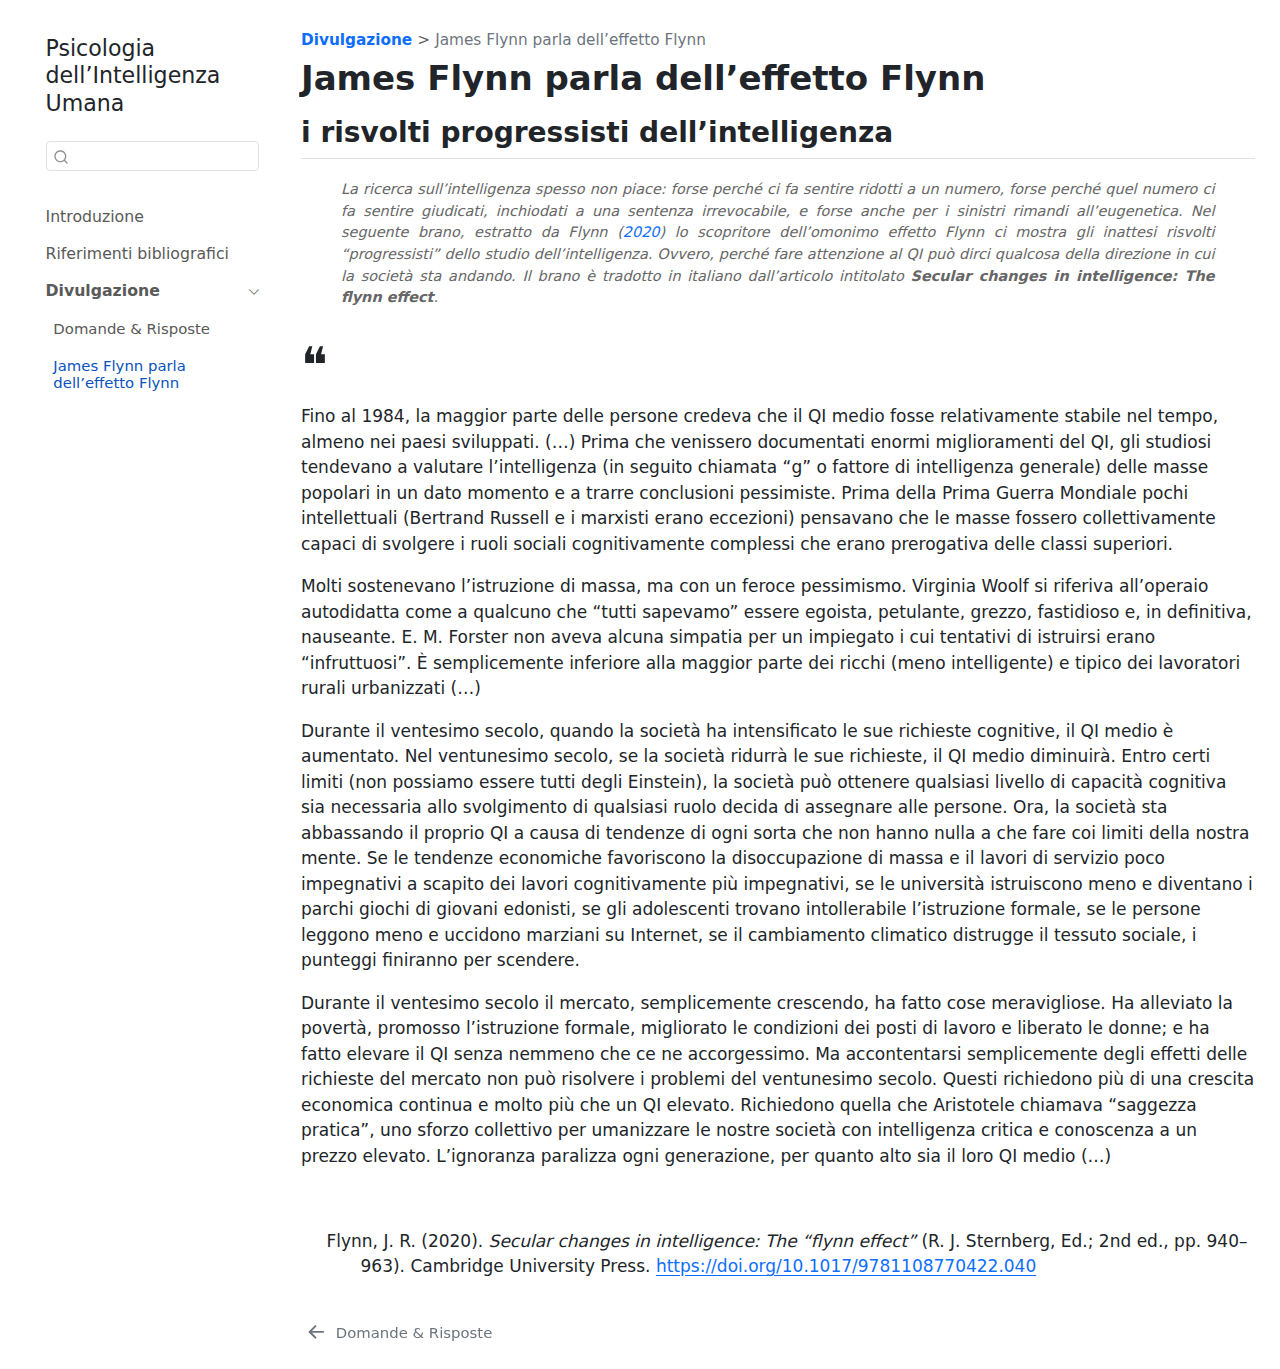
<file: website/divulgazione/flynn-effetto-flynn.html>
<!DOCTYPE html>
<html xmlns="http://www.w3.org/1999/xhtml" lang="en" xml:lang="en"><head>

<meta charset="utf-8">
<meta name="generator" content="quarto-1.7.32">

<meta name="viewport" content="width=device-width, initial-scale=1.0, user-scalable=yes">


<title>James Flynn parla dell’effetto Flynn – Psicologia dell'Intelligenza Umana</title>
<style>
code{white-space: pre-wrap;}
span.smallcaps{font-variant: small-caps;}
div.columns{display: flex; gap: min(4vw, 1.5em);}
div.column{flex: auto; overflow-x: auto;}
div.hanging-indent{margin-left: 1.5em; text-indent: -1.5em;}
ul.task-list{list-style: none;}
ul.task-list li input[type="checkbox"] {
  width: 0.8em;
  margin: 0 0.8em 0.2em -1em; /* quarto-specific, see https://github.com/quarto-dev/quarto-cli/issues/4556 */ 
  vertical-align: middle;
}
/* CSS for citations */
div.csl-bib-body { }
div.csl-entry {
  clear: both;
  margin-bottom: 0em;
}
.hanging-indent div.csl-entry {
  margin-left:2em;
  text-indent:-2em;
}
div.csl-left-margin {
  min-width:2em;
  float:left;
}
div.csl-right-inline {
  margin-left:2em;
  padding-left:1em;
}
div.csl-indent {
  margin-left: 2em;
}</style>


<script src="../site_libs/quarto-nav/quarto-nav.js"></script>
<script src="../site_libs/quarto-nav/headroom.min.js"></script>
<script src="../site_libs/clipboard/clipboard.min.js"></script>
<script src="../site_libs/quarto-search/autocomplete.umd.js"></script>
<script src="../site_libs/quarto-search/fuse.min.js"></script>
<script src="../site_libs/quarto-search/quarto-search.js"></script>
<meta name="quarto:offset" content="../">
<link href="../divulgazione/domande-risposte.html" rel="prev">
<script src="../site_libs/quarto-html/quarto.js" type="module"></script>
<script src="../site_libs/quarto-html/tabsets/tabsets.js" type="module"></script>
<script src="../site_libs/quarto-html/popper.min.js"></script>
<script src="../site_libs/quarto-html/tippy.umd.min.js"></script>
<script src="../site_libs/quarto-html/anchor.min.js"></script>
<link href="../site_libs/quarto-html/tippy.css" rel="stylesheet">
<link href="../site_libs/quarto-html/quarto-syntax-highlighting-37eea08aefeeee20ff55810ff984fec1.css" rel="stylesheet" id="quarto-text-highlighting-styles">
<script src="../site_libs/bootstrap/bootstrap.min.js"></script>
<link href="../site_libs/bootstrap/bootstrap-icons.css" rel="stylesheet">
<link href="../site_libs/bootstrap/bootstrap-ffd282cb318059e0bcb130885a47f5dc.min.css" rel="stylesheet" append-hash="true" id="quarto-bootstrap" data-mode="light">
<script id="quarto-search-options" type="application/json">{
  "location": "sidebar",
  "copy-button": false,
  "collapse-after": 3,
  "panel-placement": "start",
  "type": "textbox",
  "limit": 50,
  "keyboard-shortcut": [
    "f",
    "/",
    "s"
  ],
  "show-item-context": false,
  "language": {
    "search-no-results-text": "No results",
    "search-matching-documents-text": "matching documents",
    "search-copy-link-title": "Copy link to search",
    "search-hide-matches-text": "Hide additional matches",
    "search-more-match-text": "more match in this document",
    "search-more-matches-text": "more matches in this document",
    "search-clear-button-title": "Clear",
    "search-text-placeholder": "",
    "search-detached-cancel-button-title": "Cancel",
    "search-submit-button-title": "Submit",
    "search-label": "Search"
  }
}</script>
<link rel="shortcut icon" href="figure/favicon.png">

<link rel="shortcut icon" href="figure/favicon.png">


<link rel="stylesheet" href="../custom.css">
</head>

<body class="nav-sidebar floating quarto-light">

<div id="quarto-search-results"></div>
  <header id="quarto-header" class="headroom fixed-top">
  <nav class="quarto-secondary-nav">
    <div class="container-fluid d-flex">
      <button type="button" class="quarto-btn-toggle btn" data-bs-toggle="collapse" role="button" data-bs-target=".quarto-sidebar-collapse-item" aria-controls="quarto-sidebar" aria-expanded="false" aria-label="Toggle sidebar navigation" onclick="if (window.quartoToggleHeadroom) { window.quartoToggleHeadroom(); }">
        <i class="bi bi-layout-text-sidebar-reverse"></i>
      </button>
        <nav class="quarto-page-breadcrumbs" aria-label="breadcrumb"><ol class="breadcrumb"><li class="breadcrumb-item"><a href="../divulgazione/domande-risposte.html"><b>Divulgazione</b></a></li><li class="breadcrumb-item"><a href="../divulgazione/flynn-effetto-flynn.html">James Flynn parla dell’effetto Flynn</a></li></ol></nav>
        <a class="flex-grow-1" role="navigation" data-bs-toggle="collapse" data-bs-target=".quarto-sidebar-collapse-item" aria-controls="quarto-sidebar" aria-expanded="false" aria-label="Toggle sidebar navigation" onclick="if (window.quartoToggleHeadroom) { window.quartoToggleHeadroom(); }">      
        </a>
      <button type="button" class="btn quarto-search-button" aria-label="Search" onclick="window.quartoOpenSearch();">
        <i class="bi bi-search"></i>
      </button>
    </div>
  </nav>
</header>
<!-- content -->
<div id="quarto-content" class="quarto-container page-columns page-rows-contents page-layout-full">
<!-- sidebar -->
  <nav id="quarto-sidebar" class="sidebar collapse collapse-horizontal quarto-sidebar-collapse-item sidebar-navigation floating overflow-auto">
    <div class="pt-lg-2 mt-2 text-left sidebar-header">
    <div class="sidebar-title mb-0 py-0">
      <a href="../">Psicologia dell’Intelligenza Umana</a> 
    </div>
      </div>
        <div class="mt-2 flex-shrink-0 align-items-center">
        <div class="sidebar-search">
        <div id="quarto-search" class="" title="Search"></div>
        </div>
        </div>
    <div class="sidebar-menu-container"> 
    <ul class="list-unstyled mt-1">
        <li class="sidebar-item">
  <div class="sidebar-item-container"> 
  <a href="../index.html" class="sidebar-item-text sidebar-link">
 <span class="menu-text">Introduzione</span></a>
  </div>
</li>
        <li class="sidebar-item">
  <div class="sidebar-item-container"> 
  <a href="../references.html" class="sidebar-item-text sidebar-link">
 <span class="menu-text">Riferimenti bibliografici</span></a>
  </div>
</li>
        <li class="sidebar-item sidebar-item-section">
      <div class="sidebar-item-container"> 
            <a class="sidebar-item-text sidebar-link text-start" data-bs-toggle="collapse" data-bs-target="#quarto-sidebar-section-1" role="navigation" aria-expanded="true">
 <span class="menu-text"><b>Divulgazione</b></span></a>
          <a class="sidebar-item-toggle text-start" data-bs-toggle="collapse" data-bs-target="#quarto-sidebar-section-1" role="navigation" aria-expanded="true" aria-label="Toggle section">
            <i class="bi bi-chevron-right ms-2"></i>
          </a> 
      </div>
      <ul id="quarto-sidebar-section-1" class="collapse list-unstyled sidebar-section depth1 show">  
          <li class="sidebar-item">
  <div class="sidebar-item-container"> 
  <a href="../divulgazione/domande-risposte.html" class="sidebar-item-text sidebar-link">
 <span class="menu-text">Domande &amp; Risposte</span></a>
  </div>
</li>
          <li class="sidebar-item">
  <div class="sidebar-item-container"> 
  <a href="../divulgazione/flynn-effetto-flynn.html" class="sidebar-item-text sidebar-link active">
 <span class="menu-text">James Flynn parla dell’effetto Flynn</span></a>
  </div>
</li>
      </ul>
  </li>
    </ul>
    </div>
</nav>
<div id="quarto-sidebar-glass" class="quarto-sidebar-collapse-item" data-bs-toggle="collapse" data-bs-target=".quarto-sidebar-collapse-item"></div>
<!-- margin-sidebar -->
    
<!-- main -->
<main class="content column-page-right" id="quarto-document-content">

<header id="title-block-header" class="quarto-title-block default"><nav class="quarto-page-breadcrumbs quarto-title-breadcrumbs d-none d-lg-block" aria-label="breadcrumb"><ol class="breadcrumb"><li class="breadcrumb-item"><a href="../divulgazione/domande-risposte.html"><b>Divulgazione</b></a></li><li class="breadcrumb-item"><a href="../divulgazione/flynn-effetto-flynn.html">James Flynn parla dell’effetto Flynn</a></li></ol></nav>
<div class="quarto-title">
<h1 class="title">James Flynn parla dell’effetto Flynn</h1>
</div>



<div class="quarto-title-meta column-page-right">

    
  
    
  </div>
  


</header>


<section id="i-risvolti-progressisti-dellintelligenza" class="level2 unnumbered">
<h2 class="unnumbered anchored" data-anchor-id="i-risvolti-progressisti-dellintelligenza">i risvolti progressisti dell’intelligenza</h2>
<div class="abstract">
<p>La ricerca sull’intelligenza spesso non piace: forse perché ci fa sentire ridotti a un numero, forse perché quel numero ci fa sentire giudicati, inchiodati a una sentenza irrevocabile, e forse anche per i sinistri rimandi all’eugenetica. Nel seguente brano, estratto da <span class="citation" data-cites="flynnSecularChangesIntelligence2020">Flynn (<a href="#ref-flynnSecularChangesIntelligence2020" role="doc-biblioref">2020</a>)</span> lo scopritore dell’omonimo effetto Flynn ci mostra gli inattesi risvolti “progressisti” dello studio dell’intelligenza. Ovvero, perché fare attenzione al QI può dirci qualcosa della direzione in cui la società sta andando. Il brano è tradotto in italiano dall’articolo intitolato <b>Secular changes in intelligence: The flynn effect</b>.</p>
</div>
<div style="font-size:50px">
❝
</div>
<p>Fino al 1984, la maggior parte delle persone credeva che il QI medio fosse relativamente stabile nel tempo, almeno nei paesi sviluppati. (…) Prima che venissero documentati enormi miglioramenti del QI, gli studiosi tendevano a valutare l’intelligenza (in seguito chiamata “g” o fattore di intelligenza generale) delle masse popolari in un dato momento e a trarre conclusioni pessimiste. Prima della Prima Guerra Mondiale pochi intellettuali (Bertrand Russell e i marxisti erano eccezioni) pensavano che le masse fossero collettivamente capaci di svolgere i ruoli sociali cognitivamente complessi che erano prerogativa delle classi superiori.</p>
<p>Molti sostenevano l’istruzione di massa, ma con un feroce pessimismo. Virginia Woolf si riferiva all’operaio autodidatta come a qualcuno che “tutti sapevamo” essere egoista, petulante, grezzo, fastidioso e, in definitiva, nauseante. E. M. Forster non aveva alcuna simpatia per un impiegato i cui tentativi di istruirsi erano “infruttuosi”. È semplicemente inferiore alla maggior parte dei ricchi (meno intelligente) e tipico dei lavoratori rurali urbanizzati (…)</p>
<p>Durante il ventesimo secolo, quando la società ha intensificato le sue richieste cognitive, il QI medio è aumentato. Nel ventunesimo secolo, se la società ridurrà le sue richieste, il QI medio diminuirà. Entro certi limiti (non possiamo essere tutti degli Einstein), la società può ottenere qualsiasi livello di capacità cognitiva sia necessaria allo svolgimento di qualsiasi ruolo decida di assegnare alle persone. Ora, la società sta abbassando il proprio QI a causa di tendenze di ogni sorta che non hanno nulla a che fare coi limiti della nostra mente. Se le tendenze economiche favoriscono la disoccupazione di massa e il lavori di servizio poco impegnativi a scapito dei lavori cognitivamente più impegnativi, se le università istruiscono meno e diventano i parchi giochi di giovani edonisti, se gli adolescenti trovano intollerabile l’istruzione formale, se le persone leggono meno e uccidono marziani su Internet, se il cambiamento climatico distrugge il tessuto sociale, i punteggi finiranno per scendere.</p>
<p>Durante il ventesimo secolo il mercato, semplicemente crescendo, ha fatto cose meravigliose. Ha alleviato la povertà, promosso l’istruzione formale, migliorato le condizioni dei posti di lavoro e liberato le donne; e ha fatto elevare il QI senza nemmeno che ce ne accorgessimo. Ma accontentarsi semplicemente degli effetti delle richieste del mercato non può risolvere i problemi del ventunesimo secolo. Questi richiedono più di una crescita economica continua e molto più che un QI elevato. Richiedono quella che Aristotele chiamava “saggezza pratica”, uno sforzo collettivo per umanizzare le nostre società con intelligenza critica e conoscenza a un prezzo elevato. L’ignoranza paralizza ogni generazione, per quanto alto sia il loro QI medio (…)</p>
<p><br>
</p>


<div id="refs" class="references csl-bib-body hanging-indent" data-entry-spacing="0" data-line-spacing="2" role="list">
<div id="ref-flynnSecularChangesIntelligence2020" class="csl-entry" role="listitem">
Flynn, J. R. (2020). <em>Secular changes in intelligence: The <span>“</span>flynn effect<span>”</span></em> (R. J. Sternberg, Ed.; 2nd ed., pp. 940–963). Cambridge University Press. <a href="https://doi.org/10.1017/9781108770422.040">https://doi.org/10.1017/9781108770422.040</a>
</div>
</div>
</section>

</main> <!-- /main -->
<script id="quarto-html-after-body" type="application/javascript">
  window.document.addEventListener("DOMContentLoaded", function (event) {
    const icon = "";
    const anchorJS = new window.AnchorJS();
    anchorJS.options = {
      placement: 'right',
      icon: icon
    };
    anchorJS.add('.anchored');
    const isCodeAnnotation = (el) => {
      for (const clz of el.classList) {
        if (clz.startsWith('code-annotation-')) {                     
          return true;
        }
      }
      return false;
    }
    const onCopySuccess = function(e) {
      // button target
      const button = e.trigger;
      // don't keep focus
      button.blur();
      // flash "checked"
      button.classList.add('code-copy-button-checked');
      var currentTitle = button.getAttribute("title");
      button.setAttribute("title", "Copied!");
      let tooltip;
      if (window.bootstrap) {
        button.setAttribute("data-bs-toggle", "tooltip");
        button.setAttribute("data-bs-placement", "left");
        button.setAttribute("data-bs-title", "Copied!");
        tooltip = new bootstrap.Tooltip(button, 
          { trigger: "manual", 
            customClass: "code-copy-button-tooltip",
            offset: [0, -8]});
        tooltip.show();    
      }
      setTimeout(function() {
        if (tooltip) {
          tooltip.hide();
          button.removeAttribute("data-bs-title");
          button.removeAttribute("data-bs-toggle");
          button.removeAttribute("data-bs-placement");
        }
        button.setAttribute("title", currentTitle);
        button.classList.remove('code-copy-button-checked');
      }, 1000);
      // clear code selection
      e.clearSelection();
    }
    const getTextToCopy = function(trigger) {
        const codeEl = trigger.previousElementSibling.cloneNode(true);
        for (const childEl of codeEl.children) {
          if (isCodeAnnotation(childEl)) {
            childEl.remove();
          }
        }
        return codeEl.innerText;
    }
    const clipboard = new window.ClipboardJS('.code-copy-button:not([data-in-quarto-modal])', {
      text: getTextToCopy
    });
    clipboard.on('success', onCopySuccess);
    if (window.document.getElementById('quarto-embedded-source-code-modal')) {
      const clipboardModal = new window.ClipboardJS('.code-copy-button[data-in-quarto-modal]', {
        text: getTextToCopy,
        container: window.document.getElementById('quarto-embedded-source-code-modal')
      });
      clipboardModal.on('success', onCopySuccess);
    }
      var localhostRegex = new RegExp(/^(?:http|https):\/\/localhost\:?[0-9]*\//);
      var mailtoRegex = new RegExp(/^mailto:/);
        var filterRegex = new RegExp('/' + window.location.host + '/');
      var isInternal = (href) => {
          return filterRegex.test(href) || localhostRegex.test(href) || mailtoRegex.test(href);
      }
      // Inspect non-navigation links and adorn them if external
     var links = window.document.querySelectorAll('a[href]:not(.nav-link):not(.navbar-brand):not(.toc-action):not(.sidebar-link):not(.sidebar-item-toggle):not(.pagination-link):not(.no-external):not([aria-hidden]):not(.dropdown-item):not(.quarto-navigation-tool):not(.about-link)');
      for (var i=0; i<links.length; i++) {
        const link = links[i];
        if (!isInternal(link.href)) {
          // undo the damage that might have been done by quarto-nav.js in the case of
          // links that we want to consider external
          if (link.dataset.originalHref !== undefined) {
            link.href = link.dataset.originalHref;
          }
        }
      }
    function tippyHover(el, contentFn, onTriggerFn, onUntriggerFn) {
      const config = {
        allowHTML: true,
        maxWidth: 500,
        delay: 100,
        arrow: false,
        appendTo: function(el) {
            return el.parentElement;
        },
        interactive: true,
        interactiveBorder: 10,
        theme: 'quarto',
        placement: 'bottom-start',
      };
      if (contentFn) {
        config.content = contentFn;
      }
      if (onTriggerFn) {
        config.onTrigger = onTriggerFn;
      }
      if (onUntriggerFn) {
        config.onUntrigger = onUntriggerFn;
      }
      window.tippy(el, config); 
    }
    const noterefs = window.document.querySelectorAll('a[role="doc-noteref"]');
    for (var i=0; i<noterefs.length; i++) {
      const ref = noterefs[i];
      tippyHover(ref, function() {
        // use id or data attribute instead here
        let href = ref.getAttribute('data-footnote-href') || ref.getAttribute('href');
        try { href = new URL(href).hash; } catch {}
        const id = href.replace(/^#\/?/, "");
        const note = window.document.getElementById(id);
        if (note) {
          return note.innerHTML;
        } else {
          return "";
        }
      });
    }
    const xrefs = window.document.querySelectorAll('a.quarto-xref');
    const processXRef = (id, note) => {
      // Strip column container classes
      const stripColumnClz = (el) => {
        el.classList.remove("page-full", "page-columns");
        if (el.children) {
          for (const child of el.children) {
            stripColumnClz(child);
          }
        }
      }
      stripColumnClz(note)
      if (id === null || id.startsWith('sec-')) {
        // Special case sections, only their first couple elements
        const container = document.createElement("div");
        if (note.children && note.children.length > 2) {
          container.appendChild(note.children[0].cloneNode(true));
          for (let i = 1; i < note.children.length; i++) {
            const child = note.children[i];
            if (child.tagName === "P" && child.innerText === "") {
              continue;
            } else {
              container.appendChild(child.cloneNode(true));
              break;
            }
          }
          if (window.Quarto?.typesetMath) {
            window.Quarto.typesetMath(container);
          }
          return container.innerHTML
        } else {
          if (window.Quarto?.typesetMath) {
            window.Quarto.typesetMath(note);
          }
          return note.innerHTML;
        }
      } else {
        // Remove any anchor links if they are present
        const anchorLink = note.querySelector('a.anchorjs-link');
        if (anchorLink) {
          anchorLink.remove();
        }
        if (window.Quarto?.typesetMath) {
          window.Quarto.typesetMath(note);
        }
        if (note.classList.contains("callout")) {
          return note.outerHTML;
        } else {
          return note.innerHTML;
        }
      }
    }
    for (var i=0; i<xrefs.length; i++) {
      const xref = xrefs[i];
      tippyHover(xref, undefined, function(instance) {
        instance.disable();
        let url = xref.getAttribute('href');
        let hash = undefined; 
        if (url.startsWith('#')) {
          hash = url;
        } else {
          try { hash = new URL(url).hash; } catch {}
        }
        if (hash) {
          const id = hash.replace(/^#\/?/, "");
          const note = window.document.getElementById(id);
          if (note !== null) {
            try {
              const html = processXRef(id, note.cloneNode(true));
              instance.setContent(html);
            } finally {
              instance.enable();
              instance.show();
            }
          } else {
            // See if we can fetch this
            fetch(url.split('#')[0])
            .then(res => res.text())
            .then(html => {
              const parser = new DOMParser();
              const htmlDoc = parser.parseFromString(html, "text/html");
              const note = htmlDoc.getElementById(id);
              if (note !== null) {
                const html = processXRef(id, note);
                instance.setContent(html);
              } 
            }).finally(() => {
              instance.enable();
              instance.show();
            });
          }
        } else {
          // See if we can fetch a full url (with no hash to target)
          // This is a special case and we should probably do some content thinning / targeting
          fetch(url)
          .then(res => res.text())
          .then(html => {
            const parser = new DOMParser();
            const htmlDoc = parser.parseFromString(html, "text/html");
            const note = htmlDoc.querySelector('main.content');
            if (note !== null) {
              // This should only happen for chapter cross references
              // (since there is no id in the URL)
              // remove the first header
              if (note.children.length > 0 && note.children[0].tagName === "HEADER") {
                note.children[0].remove();
              }
              const html = processXRef(null, note);
              instance.setContent(html);
            } 
          }).finally(() => {
            instance.enable();
            instance.show();
          });
        }
      }, function(instance) {
      });
    }
        let selectedAnnoteEl;
        const selectorForAnnotation = ( cell, annotation) => {
          let cellAttr = 'data-code-cell="' + cell + '"';
          let lineAttr = 'data-code-annotation="' +  annotation + '"';
          const selector = 'span[' + cellAttr + '][' + lineAttr + ']';
          return selector;
        }
        const selectCodeLines = (annoteEl) => {
          const doc = window.document;
          const targetCell = annoteEl.getAttribute("data-target-cell");
          const targetAnnotation = annoteEl.getAttribute("data-target-annotation");
          const annoteSpan = window.document.querySelector(selectorForAnnotation(targetCell, targetAnnotation));
          const lines = annoteSpan.getAttribute("data-code-lines").split(",");
          const lineIds = lines.map((line) => {
            return targetCell + "-" + line;
          })
          let top = null;
          let height = null;
          let parent = null;
          if (lineIds.length > 0) {
              //compute the position of the single el (top and bottom and make a div)
              const el = window.document.getElementById(lineIds[0]);
              top = el.offsetTop;
              height = el.offsetHeight;
              parent = el.parentElement.parentElement;
            if (lineIds.length > 1) {
              const lastEl = window.document.getElementById(lineIds[lineIds.length - 1]);
              const bottom = lastEl.offsetTop + lastEl.offsetHeight;
              height = bottom - top;
            }
            if (top !== null && height !== null && parent !== null) {
              // cook up a div (if necessary) and position it 
              let div = window.document.getElementById("code-annotation-line-highlight");
              if (div === null) {
                div = window.document.createElement("div");
                div.setAttribute("id", "code-annotation-line-highlight");
                div.style.position = 'absolute';
                parent.appendChild(div);
              }
              div.style.top = top - 2 + "px";
              div.style.height = height + 4 + "px";
              div.style.left = 0;
              let gutterDiv = window.document.getElementById("code-annotation-line-highlight-gutter");
              if (gutterDiv === null) {
                gutterDiv = window.document.createElement("div");
                gutterDiv.setAttribute("id", "code-annotation-line-highlight-gutter");
                gutterDiv.style.position = 'absolute';
                const codeCell = window.document.getElementById(targetCell);
                const gutter = codeCell.querySelector('.code-annotation-gutter');
                gutter.appendChild(gutterDiv);
              }
              gutterDiv.style.top = top - 2 + "px";
              gutterDiv.style.height = height + 4 + "px";
            }
            selectedAnnoteEl = annoteEl;
          }
        };
        const unselectCodeLines = () => {
          const elementsIds = ["code-annotation-line-highlight", "code-annotation-line-highlight-gutter"];
          elementsIds.forEach((elId) => {
            const div = window.document.getElementById(elId);
            if (div) {
              div.remove();
            }
          });
          selectedAnnoteEl = undefined;
        };
          // Handle positioning of the toggle
      window.addEventListener(
        "resize",
        throttle(() => {
          elRect = undefined;
          if (selectedAnnoteEl) {
            selectCodeLines(selectedAnnoteEl);
          }
        }, 10)
      );
      function throttle(fn, ms) {
      let throttle = false;
      let timer;
        return (...args) => {
          if(!throttle) { // first call gets through
              fn.apply(this, args);
              throttle = true;
          } else { // all the others get throttled
              if(timer) clearTimeout(timer); // cancel #2
              timer = setTimeout(() => {
                fn.apply(this, args);
                timer = throttle = false;
              }, ms);
          }
        };
      }
        // Attach click handler to the DT
        const annoteDls = window.document.querySelectorAll('dt[data-target-cell]');
        for (const annoteDlNode of annoteDls) {
          annoteDlNode.addEventListener('click', (event) => {
            const clickedEl = event.target;
            if (clickedEl !== selectedAnnoteEl) {
              unselectCodeLines();
              const activeEl = window.document.querySelector('dt[data-target-cell].code-annotation-active');
              if (activeEl) {
                activeEl.classList.remove('code-annotation-active');
              }
              selectCodeLines(clickedEl);
              clickedEl.classList.add('code-annotation-active');
            } else {
              // Unselect the line
              unselectCodeLines();
              clickedEl.classList.remove('code-annotation-active');
            }
          });
        }
    const findCites = (el) => {
      const parentEl = el.parentElement;
      if (parentEl) {
        const cites = parentEl.dataset.cites;
        if (cites) {
          return {
            el,
            cites: cites.split(' ')
          };
        } else {
          return findCites(el.parentElement)
        }
      } else {
        return undefined;
      }
    };
    var bibliorefs = window.document.querySelectorAll('a[role="doc-biblioref"]');
    for (var i=0; i<bibliorefs.length; i++) {
      const ref = bibliorefs[i];
      const citeInfo = findCites(ref);
      if (citeInfo) {
        tippyHover(citeInfo.el, function() {
          var popup = window.document.createElement('div');
          citeInfo.cites.forEach(function(cite) {
            var citeDiv = window.document.createElement('div');
            citeDiv.classList.add('hanging-indent');
            citeDiv.classList.add('csl-entry');
            var biblioDiv = window.document.getElementById('ref-' + cite);
            if (biblioDiv) {
              citeDiv.innerHTML = biblioDiv.innerHTML;
            }
            popup.appendChild(citeDiv);
          });
          return popup.innerHTML;
        });
      }
    }
  });
  </script>
<nav class="page-navigation column-page-right">
  <div class="nav-page nav-page-previous">
      <a href="../divulgazione/domande-risposte.html" class="pagination-link" aria-label="Domande &amp; Risposte">
        <i class="bi bi-arrow-left-short"></i> <span class="nav-page-text">Domande &amp; Risposte</span>
      </a>          
  </div>
  <div class="nav-page nav-page-next">
  </div>
</nav>
</div> <!-- /content -->




</body></html>
</file>
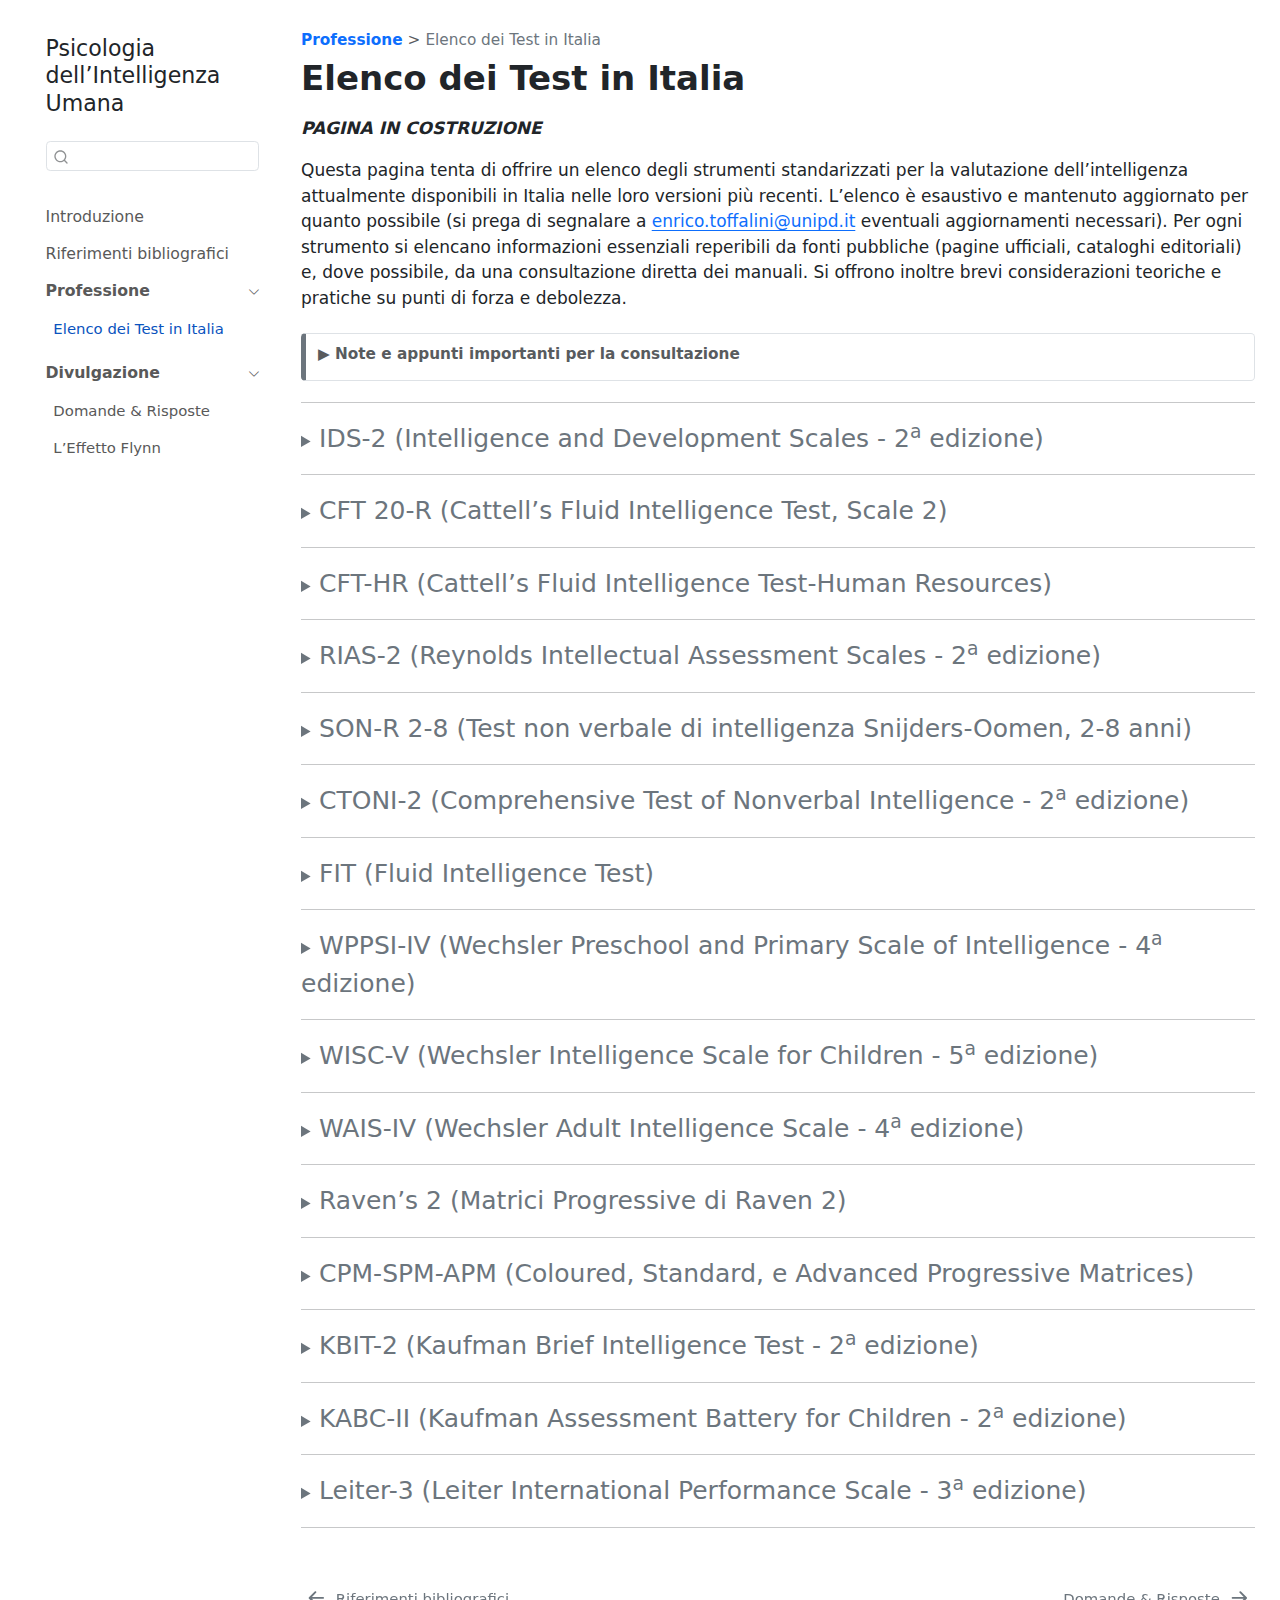
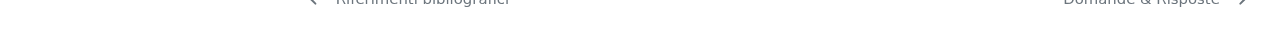
<file: website/professione-pagine/elenco-test-italia.html>
<!DOCTYPE html>
<html xmlns="http://www.w3.org/1999/xhtml" lang="en" xml:lang="en"><head>

<meta charset="utf-8">
<meta name="generator" content="quarto-1.7.32">

<meta name="viewport" content="width=device-width, initial-scale=1.0, user-scalable=yes">


<title>Elenco dei Test in Italia – Psicologia dell’Intelligenza Umana</title>
<style>
code{white-space: pre-wrap;}
span.smallcaps{font-variant: small-caps;}
div.columns{display: flex; gap: min(4vw, 1.5em);}
div.column{flex: auto; overflow-x: auto;}
div.hanging-indent{margin-left: 1.5em; text-indent: -1.5em;}
ul.task-list{list-style: none;}
ul.task-list li input[type="checkbox"] {
  width: 0.8em;
  margin: 0 0.8em 0.2em -1em; /* quarto-specific, see https://github.com/quarto-dev/quarto-cli/issues/4556 */ 
  vertical-align: middle;
}
</style>


<script src="../site_libs/quarto-nav/quarto-nav.js"></script>
<script src="../site_libs/quarto-nav/headroom.min.js"></script>
<script src="../site_libs/clipboard/clipboard.min.js"></script>
<script src="../site_libs/quarto-search/autocomplete.umd.js"></script>
<script src="../site_libs/quarto-search/fuse.min.js"></script>
<script src="../site_libs/quarto-search/quarto-search.js"></script>
<meta name="quarto:offset" content="../">
<link href="../divulgazione-pagine/domande-risposte.html" rel="next">
<link href="../references.html" rel="prev">
<script src="../site_libs/quarto-html/quarto.js" type="module"></script>
<script src="../site_libs/quarto-html/tabsets/tabsets.js" type="module"></script>
<script src="../site_libs/quarto-html/popper.min.js"></script>
<script src="../site_libs/quarto-html/tippy.umd.min.js"></script>
<script src="../site_libs/quarto-html/anchor.min.js"></script>
<link href="../site_libs/quarto-html/tippy.css" rel="stylesheet">
<link href="../site_libs/quarto-html/quarto-syntax-highlighting-37eea08aefeeee20ff55810ff984fec1.css" rel="stylesheet" id="quarto-text-highlighting-styles">
<script src="../site_libs/bootstrap/bootstrap.min.js"></script>
<link href="../site_libs/bootstrap/bootstrap-icons.css" rel="stylesheet">
<link href="../site_libs/bootstrap/bootstrap-ffd282cb318059e0bcb130885a47f5dc.min.css" rel="stylesheet" append-hash="true" id="quarto-bootstrap" data-mode="light">
<script id="quarto-search-options" type="application/json">{
  "location": "sidebar",
  "copy-button": false,
  "collapse-after": 3,
  "panel-placement": "start",
  "type": "textbox",
  "limit": 50,
  "keyboard-shortcut": [
    "f",
    "/",
    "s"
  ],
  "show-item-context": false,
  "language": {
    "search-no-results-text": "No results",
    "search-matching-documents-text": "matching documents",
    "search-copy-link-title": "Copy link to search",
    "search-hide-matches-text": "Hide additional matches",
    "search-more-match-text": "more match in this document",
    "search-more-matches-text": "more matches in this document",
    "search-clear-button-title": "Clear",
    "search-text-placeholder": "",
    "search-detached-cancel-button-title": "Cancel",
    "search-submit-button-title": "Submit",
    "search-label": "Search"
  }
}</script>
<link rel="shortcut icon" href="figure/favicon2.png">

<link rel="shortcut icon" href="favicon.ico">
<script data-goatcounter="https://intelligenza.goatcounter.com/count" async="" src="//gc.zgo.at/count.js"></script>


<link rel="stylesheet" href="../custom.css">
</head>

<body class="nav-sidebar floating quarto-light">

<div id="quarto-search-results"></div>
  <header id="quarto-header" class="headroom fixed-top">
  <nav class="quarto-secondary-nav">
    <div class="container-fluid d-flex">
      <button type="button" class="quarto-btn-toggle btn" data-bs-toggle="collapse" role="button" data-bs-target=".quarto-sidebar-collapse-item" aria-controls="quarto-sidebar" aria-expanded="false" aria-label="Toggle sidebar navigation" onclick="if (window.quartoToggleHeadroom) { window.quartoToggleHeadroom(); }">
        <i class="bi bi-layout-text-sidebar-reverse"></i>
      </button>
        <nav class="quarto-page-breadcrumbs" aria-label="breadcrumb"><ol class="breadcrumb"><li class="breadcrumb-item"><a href="../professione-pagine/elenco-test-italia.html"><b>Professione</b></a></li><li class="breadcrumb-item"><a href="../professione-pagine/elenco-test-italia.html">Elenco dei Test in Italia</a></li></ol></nav>
        <a class="flex-grow-1" role="navigation" data-bs-toggle="collapse" data-bs-target=".quarto-sidebar-collapse-item" aria-controls="quarto-sidebar" aria-expanded="false" aria-label="Toggle sidebar navigation" onclick="if (window.quartoToggleHeadroom) { window.quartoToggleHeadroom(); }">      
        </a>
      <button type="button" class="btn quarto-search-button" aria-label="Search" onclick="window.quartoOpenSearch();">
        <i class="bi bi-search"></i>
      </button>
    </div>
  </nav>
</header>
<!-- content -->
<div id="quarto-content" class="quarto-container page-columns page-rows-contents page-layout-full">
<!-- sidebar -->
  <nav id="quarto-sidebar" class="sidebar collapse collapse-horizontal quarto-sidebar-collapse-item sidebar-navigation floating overflow-auto">
    <div class="pt-lg-2 mt-2 text-left sidebar-header">
    <div class="sidebar-title mb-0 py-0">
      <a href="../">Psicologia dell’Intelligenza Umana</a> 
    </div>
      </div>
        <div class="mt-2 flex-shrink-0 align-items-center">
        <div class="sidebar-search">
        <div id="quarto-search" class="" title="Search"></div>
        </div>
        </div>
    <div class="sidebar-menu-container"> 
    <ul class="list-unstyled mt-1">
        <li class="sidebar-item">
  <div class="sidebar-item-container"> 
  <a href="../index.html" class="sidebar-item-text sidebar-link">
 <span class="menu-text">Introduzione</span></a>
  </div>
</li>
        <li class="sidebar-item">
  <div class="sidebar-item-container"> 
  <a href="../references.html" class="sidebar-item-text sidebar-link">
 <span class="menu-text">Riferimenti bibliografici</span></a>
  </div>
</li>
        <li class="sidebar-item sidebar-item-section">
      <div class="sidebar-item-container"> 
            <a class="sidebar-item-text sidebar-link text-start" data-bs-toggle="collapse" data-bs-target="#quarto-sidebar-section-1" role="navigation" aria-expanded="true">
 <span class="menu-text"><b>Professione</b></span></a>
          <a class="sidebar-item-toggle text-start" data-bs-toggle="collapse" data-bs-target="#quarto-sidebar-section-1" role="navigation" aria-expanded="true" aria-label="Toggle section">
            <i class="bi bi-chevron-right ms-2"></i>
          </a> 
      </div>
      <ul id="quarto-sidebar-section-1" class="collapse list-unstyled sidebar-section depth1 show">  
          <li class="sidebar-item">
  <div class="sidebar-item-container"> 
  <a href="../professione-pagine/elenco-test-italia.html" class="sidebar-item-text sidebar-link active">
 <span class="menu-text">Elenco dei Test in Italia</span></a>
  </div>
</li>
      </ul>
  </li>
        <li class="sidebar-item sidebar-item-section">
      <div class="sidebar-item-container"> 
            <a class="sidebar-item-text sidebar-link text-start" data-bs-toggle="collapse" data-bs-target="#quarto-sidebar-section-2" role="navigation" aria-expanded="true">
 <span class="menu-text"><b>Divulgazione</b></span></a>
          <a class="sidebar-item-toggle text-start" data-bs-toggle="collapse" data-bs-target="#quarto-sidebar-section-2" role="navigation" aria-expanded="true" aria-label="Toggle section">
            <i class="bi bi-chevron-right ms-2"></i>
          </a> 
      </div>
      <ul id="quarto-sidebar-section-2" class="collapse list-unstyled sidebar-section depth1 show">  
          <li class="sidebar-item">
  <div class="sidebar-item-container"> 
  <a href="../divulgazione-pagine/domande-risposte.html" class="sidebar-item-text sidebar-link">
 <span class="menu-text">Domande &amp; Risposte</span></a>
  </div>
</li>
          <li class="sidebar-item">
  <div class="sidebar-item-container"> 
  <a href="../divulgazione-pagine/flynn-effetto-flynn.html" class="sidebar-item-text sidebar-link">
 <span class="menu-text">L’Effetto Flynn</span></a>
  </div>
</li>
      </ul>
  </li>
    </ul>
    </div>
</nav>
<div id="quarto-sidebar-glass" class="quarto-sidebar-collapse-item" data-bs-toggle="collapse" data-bs-target=".quarto-sidebar-collapse-item"></div>
<!-- margin-sidebar -->
    
<!-- main -->
<main class="content column-page-right" id="quarto-document-content">

<header id="title-block-header" class="quarto-title-block default"><nav class="quarto-page-breadcrumbs quarto-title-breadcrumbs d-none d-lg-block" aria-label="breadcrumb"><ol class="breadcrumb"><li class="breadcrumb-item"><a href="../professione-pagine/elenco-test-italia.html"><b>Professione</b></a></li><li class="breadcrumb-item"><a href="../professione-pagine/elenco-test-italia.html">Elenco dei Test in Italia</a></li></ol></nav>
<div class="quarto-title">
<h1 class="title">Elenco dei Test in Italia</h1>
</div>



<div class="quarto-title-meta column-page-right">

    
  
    
  </div>
  


</header>


<p><strong><em>PAGINA IN COSTRUZIONE</em></strong></p>
<p>Questa pagina tenta di offrire un elenco degli strumenti standarizzati per la valutazione dell’intelligenza attualmente disponibili in Italia nelle loro versioni più recenti. L’elenco è esaustivo e mantenuto aggiornato per quanto possibile (si prega di segnalare a <a href="mailto:enrico.toffalini@unipd.it">enrico.toffalini@unipd.it</a> eventuali aggiornamenti necessari). Per ogni strumento si elencano informazioni essenziali reperibili da fonti pubbliche (pagine ufficiali, cataloghi editoriali) e, dove possibile, da una consultazione diretta dei manuali. Si offrono inoltre brevi considerazioni teoriche e pratiche su punti di forza e debolezza.</p>
<div class="callout callout-style-simple callout-none no-icon callout-titled">
<div class="callout-header d-flex align-content-center" data-bs-toggle="collapse" data-bs-target=".callout-1-contents" aria-controls="callout-1" aria-expanded="false" aria-label="Toggle callout">
<div class="callout-icon-container">
<i class="callout-icon no-icon"></i>
</div>
<div class="callout-title-container flex-fill">
▶ Note e appunti importanti per la consultazione
</div>
<div class="callout-btn-toggle d-inline-block border-0 py-1 ps-1 pe-0 float-end"><i class="callout-toggle"></i></div>
</div>
<div id="callout-1" class="callout-1-contents callout-collapse collapse">
<div class="callout-body-container callout-body">
<ul>
<li>Complessivamente, il panorama italiano è dominato da due case editrici: <em>Hogrefe</em> e <em>Giunti Psychometrics</em>.</li>
<li>Una nota, seria <a href="https://enricotoffalini.github.io/trasparenza-dati-normativi/" target="_blank">diatriba sorta di recente riguarda il crescente uso di scoring online e, cosa più problematica, l’opacità degli algoritmi e la mancata disponibilità dei dati normativi</a> in chiaro sui manuali dei test, politica seguita specialmente da <em>Giunti Psychometrics</em> (es. <a href="https://www.rivisteweb.it/doi/10.1449/113146" target="_blank">Frinco et al., 2024</a>; <a href="https://rivisteweb.it/doi/10.1421/116921" target="_blank">Zanon &amp; Priftis, 2025</a>). In questa pagina non ci occuperemo del problema, se non facendo un rimando laddove strettamente necessario.</li>
<li>Un limite rilevante di quasi tutti gli strumenti, inclusi quelli che riportano dati normativi in chiaro per la conversione grezzo-ponderato su manuale e/o piattaforma online, è che non riportano comunque statistiche descrittive dettagliate per i punteggi grezzi divisi per fasce di età (specialmente in caso di continuous norming, queste sarebbero necessarie per controllare la bontà delle norme). Essendo un limite di quasi tutti gli strumenti, non lo ripeteremo per ogni caso.</li>
<li>L’elenco riporta solo i dettagli essenziali di ogni test, corredati da alcune riflessioni elaborate dalla propria esperienza accademica e dal confronto con esperte e esperti clinici; per ogni ulteriore informazione si può fare riferimento al link pubblico, riportato per ogni strumento.</li>
<li>Si è scelto di non riportare un campo “validità psicometrica” per ciascun test (salvo alcuni specifici commento in certi casi), perché un’interpretazione reale e onesta non si può fermare alla considerazione degli indici elaborati dagli editori, ma richiederebbe un approfondito esame e riflessione sui dati, cosa non è ancora stata fatta per tutti i test - tanto più che i dati minimi spesso non sono neppure disponibili (vedi il caso <em>Giunti Psychometrics</em> di cui sopra).</li>
<li>Dove un’informazione si riporta come <em>“non dichiarata nel link pubblico”</em> (es. gli anni di pubblicazione di tutti gli strumenti di <em>Giunti Psychometrics</em>) si intende verificata a dicembre 2025.</li>
<li>Per <em>“monocomponenziale”</em> si intende uno strumento che fornisce come solo indice interpretabile una stima del QI generale; per <em>“multicomponenziale”</em> si intende uno strumento che fornisce anche indici di componenti specifiche.<br>
</li>
</ul>
</div>
</div>
</div>
<hr>
<!---------IDS-2--------->
<details>
<summary>
<p style="font-size:25px;">
IDS-2 (Intelligence and Development Scales - 2<sup>a</sup> edizione)
</p>
</summary>
<p><br> <strong>Link</strong>: <a href="https://www.hogrefe.com/it/shop/intelligence-and-development-scales-2nd-edition.html" target="_blank">https://www.hogrefe.com/it/shop/intelligence-and-development-scales-2nd-edition.html</a></p>
<p><strong>Editore</strong>: Hogrefe Italia</p>
<p><strong>Anno di pubblicazione</strong>: 2022</p>
<p><strong>Popolazione target</strong>: 5-20 anni</p>
<p><strong>Numerosità del campione</strong>: 1281 partecipanti</p>
<p><strong>Continuous norming</strong>: Sì</p>
<p><strong>Multicomponenziale</strong>: Sì - oltre al QI totale offre indici principali per <em>Elaborazione visiva</em>, <em>Memoria a lungo termine</em>, <em>Velocità di elaborazione</em>, <em>Memoria fonologica a breve termine</em>, <em>Memoria visuo-spaziale a breve termine</em>, <em>Ragionamento concettuale</em>, <em>Ragionamento verbale</em>. Oltre alle componenti di intelligenza in senso stretto, valuta anche <em>Funzioni esecutive</em>, <em>Abilità psicomotorie</em>, <em>Competenze socio-emozionali</em>, <em>Competenze scolastiche</em>, <em>Propensione all’impegno</em>.</p>
<p><strong>Commento generale</strong>: Interessante strumento multicomponenziale che valuta, oltre all’intelligenza, diversi aspetti dello sviluppo e del funzionamento scolastico. Potenziale valida alternativa alle scale Wechsler per l’età evolutiva. Ispirato esplicitamente al CHC, nonostante non ne copra tutte le aree e tenda a sovra-rappresentare la memoria a breve termine.</p>
<p><strong>Punti di forza</strong>:</p>
<ul>
<li>Adeguatamente multicomponenziale.</li>
<li>Molto utile la struttura per approfondimenti progressivi: QI di screening con 2 subtest (utile per valutazione rapida, ad esempio per sola esclusione disabilità, o per ricerca), QI generale con 7 subtest, QI approfondito con 14 subtest.</li>
<li>Apprezzata la possibilità di valutare anche aree diverse dalla sola intelligenza in senso stretto.</li>
</ul>
<p><strong>Punti di debolezza</strong>:</p>
<ul>
<li>Sovra-rappresentazione di alcune componenti di competenza cognitiva di base: velocità di elaborazione e memoria (a breve e lungo termine) insieme coprono 4 dei 7 subtest del QI generale; pur essendo aspetti rilevanti delle manifestazioni dell’intelligenza, queste aree non sono necessariamente le più centrali, e potrebbero pesare eccessivamente al ribasso nel caso di valutazioni con condizioni/disturbi del neurosviluppo: si suggerisce, nel caso l’uso di un Indice di Abilità Centrale (<a href="https://doi.org/10.31234/osf.io/b5rh8_v1" target="_blank">Toffalini &amp; Cornoldi, 2025</a>).</li>
<li>[richiede approfondimento] La taratura italiana presenta intercorrelazioni tra subtest relativamente modeste, inferiori a quelle del campione internazionale, lasciando qualche dubbio sull’attendibilità psicometrica, specialmente all’interno degli indici.</li>
</ul>
</details>
<hr>
<!---------CFT 20-R--------->
<details>
<summary>
<p style="font-size:25px;">
CFT 20-R (Cattell’s Fluid Intelligence Test, Scale 2)
</p>
</summary>
<p><br> <strong>Link</strong>: <a href="https://www.hogrefe.com/it/shop/cattell-s-fluid-intelligence-test-scale-2.html" target="_blank">https://www.hogrefe.com/it/shop/cattell-s-fluid-intelligence-test-scale-2.html</a></p>
<p><strong>Editore</strong>: Hogrefe Italia</p>
<p><strong>Anno di pubblicazione</strong>: 2019</p>
<p><strong>Popolazione target</strong>: 8.5-18.11 anni</p>
<p><strong>Numerosità del campione</strong>: 550 partecipanti</p>
<p><strong>Continuous norming</strong>: [da valutare, presumibilmente no]</p>
<p><strong>Multicomponenziale</strong>: No - prevede una prova suddivisa in diverse serie di item, ma non fornisce né sarebbe adeguato fornire indici differenziati.</p>
<p><strong>Commento generale</strong>: Classico test di “intelligenza fluida”, basato su materiale interamente non-verbale. Monocomponenziale e di relativamente rapida somministrazione. Avrebbe il potenziale per diventare un efficace e agile test per l’intero arco di vita (in altri paesi presumibilmente lo è già), ma questa edizione in Italia è validata solo per l’età evolutiva, in base a quanto riportato.</p>
<p><strong>Punti di forza</strong>:</p>
<ul>
<li>Possibilità di somministrazione individuale e collettiva.</li>
<li>Relativamente rapida somministrazione (meno di 30 minuti).</li>
</ul>
<p><strong>Punti di debolezza</strong>:</p>
<ul>
<li>Non essendo multicomponenziale, non offre ovviamente un profilo esaustivo delle diverse aree di abilità intellettiva.</li>
</ul>
</details>
<hr>
<!---------CFT HR--------->
<details>
<summary>
<p style="font-size:25px;">
CFT-HR (Cattell’s Fluid Intelligence Test-Human Resources)
</p>
</summary>
<p><br> <strong>Link</strong>: <a href="https://www.hogrefe.com/it/shop/cft-hr.html" target="_blank">https://www.hogrefe.com/it/shop/cft-hr.html</a></p>
<p><strong>Editore</strong>: Hogrefe Italia</p>
<p><strong>Anno di pubblicazione</strong>: 2014</p>
<p><strong>Popolazione target</strong>: 21-66 anni</p>
<p><strong>Numerosità del campione</strong>: 256 partecipanti</p>
<p><strong>Continuous norming</strong>: [da valutare, presumibilmente no]</p>
<p><strong>Multicomponenziale</strong>: No - prevede una prova suddivisa in diverse serie di item, ma non fornisce né sarebbe adeguato fornire indici differenziati.</p>
<p><strong>Commento generale</strong>: Classico test monocomponenziale di intelligenza fluida. Interessante l’esplicito rivolgersi ad applicazioni aziendali di selezione personale. Interamente basato su materiale non-verbale. Di molto rapida somministrazione.</p>
<p><strong>Punti di forza</strong>:</p>
<ul>
<li>Possibilità di somministrazione individuale e collettiva.</li>
<li>Rapida somministrazione (10 minuti nella somministrazione a tempo).</li>
</ul>
<p><strong>Punti di debolezza</strong>:</p>
<ul>
<li>Non essendo multicomponenziale, non offre ovviamente un profilo esaustivo delle diverse aree di abilità intellettiva.</li>
<li>L’attendibilità psicometrica non è altissima per essere un test di intelligenza (si riporta coerenza interna tra 0.77 e 0.84, ma comunque adeguata e attesa data la somministrazione rapida).</li>
</ul>
</details>
<hr>
<!---------RIAS-2--------->
<details>
<summary>
<p style="font-size:25px;">
RIAS-2 (Reynolds Intellectual Assessment Scales - 2<sup>a</sup> edizione)
</p>
</summary>
<p><br> <strong>Link</strong>: <a href="https://www.hogrefe.com/it/shop/reynolds-intellectual-assessment-scales-second-edition.html" target="_blank">https://www.hogrefe.com/it/shop/reynolds-intellectual-assessment-scales-second-edition.html</a></p>
<p><strong>Editore</strong>: Hogrefe Italia</p>
<p><strong>Anno di pubblicazione</strong>: 2021</p>
<p><strong>Popolazione target</strong>: 3-94 anni</p>
<p><strong>Numerosità del campione</strong>: 1600 partecipanti</p>
<p><strong>Continuous norming</strong>: Sì</p>
<p><strong>Multicomponenziale</strong>: Sì - oltre al QI totale offre indici principali per <em>Intelligenza verbale</em>, <em>Intelligenza non verbale</em>, <em>Memoria</em>, e <em>Velocità di elaborazione</em>.</p>
<p><strong>Commento generale</strong>: Interessante strumento focalizzato sulla stima robusta e agile del QI generale, pensato per mantenere validità anche con disturbi del neurosviluppo o condizioni neuropsicologiche. A uno sguardo distratto la struttura fattoriale può apparire grossolana rispetto a batterie più recenti (la principale suddivisione in intelligenza verbale / non verbale ricorda la struttura delle Wechsler fino alla 3<sup>a</sup> edizione). Tuttavia, questo rispecchia la scelta teorica di focalizzarsi sugli aspetti centrali del ragionamento e dell’intelligenza, ed è sostenuta dagli autori sulla base di letteratura che evidenzia la scarsa affidabilità psicometrica e utilità empirica di indici per abilità “granulari” e specifiche. RIAS-2 include comunque indici per di memoria e di velocità di elaborazione, specialmente utili per l’assessment clinico, ma li mantiene coerentemente fuori dal calcolo del QI generale.</p>
<p><strong>Punti di forza</strong>:</p>
<ul>
<li>Offre stima robusta del QI anche in casi di disturbi del neurosviluppo o condizioni neuropsicologiche.</li>
<li>Somministrazione relativamente rapida per il QI (meno di 30 minuti per il solo QI).</li>
<li>Copre praticamente l’intero arco di vita con un solo strumento.</li>
<li>Disponibilità di uno strumento abbreviato (RIST-2) per screening rapido basato su soli 2 subtest.</li>
<li>Possibilità di somministrazione da remoto.</li>
</ul>
<p><strong>Punti di debolezza</strong>:</p>
<ul>
<li>La multicomponenzialità è meno granulare rispetto ad altri strumenti recenti (ma questo è coerente coi suoi presupposti teorici ed empirici, come detto sopra).</li>
<li>Il subtest di Memoria Verbale consiste in ripetizione di frasi, il che potrebbe sommare più processi che la sola memoria: questo potrebbe renderlo meno sensibile ai deficit di processamento fonologico, ma proprio per questo anche meno “utile” a dettagliare il profilo in certi casi (es. dislessia).</li>
</ul>
</details>
<hr>
<!---------SON-R 2-8--------->
<details>
<summary>
<p style="font-size:25px;">
SON-R 2-8 (Test non verbale di intelligenza Snijders-Oomen, 2-8 anni)
</p>
</summary>
<p><br> <strong>Link</strong>: <a href="https://www.hogrefe.com/it/shop/test-non-verbale-di-intelligenza-snijders-oomen-2-8-anni.html" target="_blank">https://www.hogrefe.com/it/shop/test-non-verbale-di-intelligenza-snijders-oomen-2-8-anni.html</a></p>
<p><strong>Editore</strong>: Hogrefe Italia</p>
<p><strong>Anno di pubblicazione</strong>: 2024</p>
<p><strong>Popolazione target</strong>: 2-8 anni</p>
<p><strong>Numerosità del campione</strong>: 358 partecipanti</p>
<p><strong>Continuous norming</strong>: [da valutare, presumibilmente no]</p>
<p><strong>Multicomponenziale</strong>: No - i subtest sono raggruppati in prove di ragionamento e prove di performance, ma confluiscono in un unico indice totale.</p>
<p><strong>Commento generale</strong>: Test non verbale di intelligenza per l’età prescolare e prima età scolare, ideato per ridurre il più possibile l’impatto del linguaggio, adeguato tra gli altri in casi di disturbi di sordità, ipoacusia, disturbo dello spettro autistico, non madrelingua italiani.</p>
<p><strong>Punti di forza</strong>:</p>
<ul>
<li>Interamente non verbale anche nelle istruzioni.</li>
<li>L’offerta di feedback sulla correttezza al bambino dopo ciascun item può essere utile a mantenere la motivazione.</li>
</ul>
<p><strong>Punti di debolezza</strong>:</p>
<ul>
<li>Non essendo multicomponenziale, non offre ovviamente un profilo esaustivo delle diverse aree di abilità intellettiva.</li>
<li>Il campione è relativamente ridotto rispetto ad altri test (ma d’altro canto anche la fascia di età target è più ristretta).</li>
<li>Il tipo di somministrazione e la natura dei compiti potrebbero porre un limite alla complessità raggiunta; lo strumento appare particolarmente adatto a soggetti con difficoltà cognitive o linguistiche, mentre potrebbe risultare meno informativo ai livelli più alti di funzionamento.</li>
</ul>
</details>
<hr>
<!---------CTONI-2--------->
<details>
<summary>
<p style="font-size:25px;">
CTONI-2 (Comprehensive Test of Nonverbal Intelligence - 2<sup>a</sup> edizione)
</p>
</summary>
<p><br> <strong>Link</strong>: <a href="https://www.hogrefe.com/it/shop/comprehensive-test-of-nonverbal-intelligence-second-edition.html" target="_blank">https://www.hogrefe.com/it/shop/comprehensive-test-of-nonverbal-intelligence-second-edition.html</a></p>
<p><strong>Editore</strong>: Hogrefe Italia</p>
<p><strong>Anno di pubblicazione</strong>: 2016</p>
<p><strong>Popolazione target</strong>: 6-16 e 17-99 anni</p>
<p><strong>Numerosità del campione</strong>: 1100 + 1270 partecipanti</p>
<p><strong>Continuous norming</strong>: [da valutare, presumibilmente no]</p>
<p><strong>Multicomponenziale</strong>: In misura minima - oltre al QI totale offre indici per 3 abilità di ragionamento: <em>Ragionamento analogico</em>, <em>Ragionamento categoriale</em>, <em>Ragionamento sequenziale</em> (i domini coprono comunque una selezione ristretta).</p>
<p><strong>Commento generale</strong>: Test non verbale pensato per stimare l’intelligenza generale in bambini e adulti la cui prestazione ai test tradizionali potrebbe essere compromessa da difficoltà linguistiche o motorie specifiche, che dunque si vogliono escludere per una stima più pura del potenziale cognitivo sottostante. Disponibile anche in somministrazione da remoto.</p>
<p><strong>Punti di forza</strong>:</p>
<ul>
<li>Potenzialmente utilizzabile per l’intero arco di vita (ma presumibilmente più indicato per le fasce basse di funzionamento nell’età adulta).</li>
<li>Possibilità di somministrazione da remoto.</li>
</ul>
<p><strong>Punti di debolezza</strong>:</p>
<ul>
<li>Non essendo propriamente multicomponenziale, non offre un profilo esaustivo delle diverse aree di abilità intellettiva.</li>
<li>[da approfondire] Come altri strumenti non verbali, potrebbe risultare meno sensibile alle differenze ai livelli più alti di funzionamento.</li>
</ul>
</details>
<hr>
<!---------FIT--------->
<details>
<summary>
<p style="font-size:25px;">
FIT (Fluid Intelligence Test)
</p>
</summary>
<p><br> <strong>Link</strong>: <a href="https://www.hogrefe.com/it/shop/fluid-intelligence-test.html
" target="_blank">https://www.hogrefe.com/it/shop/fluid-intelligence-test.html </a></p>
<p><strong>Editore</strong>: Hogrefe Italia</p>
<p><strong>Anno di pubblicazione</strong>: 2014</p>
<p><strong>Popolazione target</strong>: 18-57 anni</p>
<p><strong>Numerosità del campione</strong>: 548 partecipanti</p>
<p><strong>Continuous norming</strong>: [da valutare, presumibilmente no]</p>
<p><strong>Multicomponenziale</strong>: No</p>
<p><strong>Commento generale</strong>: Test di intelligenza fluida (Gf) secondo il modello di Carroll, adeguato per buona parte dell’età adulta - per la quale presumibilmente rappresenta l’analogo del <em>CFT 20-R</em> (che invece, in Italia, è standardizzato per la sola età evolutiva). Insiste sul rigore psicometrico, effettivamente costruito con modelli IRT che garantiscono buone proprietà. Somministrazione relativamente rapida, sia individuale che collettiva.</p>
<p><strong>Punti di forza</strong>:</p>
<ul>
<li>Molto buona attendibilità psicometrica (consistenza interna dichiarata tra 0.93 e 0.99).</li>
<li>Tempi di somministrazione abbastanza agili (dichiarano 35 minuti).</li>
<li>Possibilità di somministrazione collettiva.</li>
</ul>
<p><strong>Punti di debolezza</strong>:</p>
<ul>
<li>Non essendo multicomponenziale, non offre ovviamente un profilo esaustivo delle diverse aree di abilità intellettiva.</li>
<li>Divisione dei punteggi normativi in 3 fasce d’età potrebbe non avere granularità ideale.</li>
<li>Forse norme non più perfettamente aggiornate.</li>
</ul>
</details>
<hr>
<!---------WPPSI-IV--------->
<details>
<summary>
<p style="font-size:25px;">
WPPSI-IV (Wechsler Preschool and Primary Scale of Intelligence - 4<sup>a</sup> edizione)
</p>
</summary>
<p><br> <strong>Link</strong>: <a href="https://www.giuntipsy.it/catalogo/test/wppsi-iv-wechsler-preschool-and-primary-scale-of-intelligence-fourth-edition" target="_blank">https://www.giuntipsy.it/catalogo/test/wppsi-iv-wechsler-preschool-and-primary-scale-of-intelligence-fourth-edition </a></p>
<p><strong>Editore</strong>: Giunti Psychometrics</p>
<p><strong>Anno di pubblicazione</strong>: Non dichiarato nel link pubblico - 2019 da manuale</p>
<p><strong>Popolazione target</strong>: 2.6-7.7 anni</p>
<p><strong>Numerosità del campione</strong>: 1025 partecipanti (di cui il 20% è campione clinico, e non è chiaro se sia escluso dal contributo alle norme - vedi sotto)</p>
<p><strong>Continuous norming</strong>: Presumibilmente sì - parla di norme derivate da “modello lineare polinomiale”.</p>
<p><strong>Multicomponenziale</strong>: Sì - oltre al QI totale offre indici principali per <em>Comprensione verbale</em>, <em>Abilità visuospaziali</em>, <em>Ragionamento fluido</em>, <em>Memoria di lavoro</em> e <em>Velocità di elaborazione</em>. Sono inoltre disponibili indici secondari per <em>Acquisizione del vocabolario</em>, <em>Abilità non verbale</em>, <em>Abilità Generale</em> (IAG),<em>Competenza cognitiva</em> (ICC).</p>
<p><strong>Commento generale</strong>: Classico strumento multicomponenziale per la valutazione dell’intelligenza in età prescolare e nella prima età scolare. La batteria è articolata in due fasce d’età (2.6-3.11 e 4.0-7.7 anni), con differenze nei subtest somministrati e negli indici calcolabili. La struttura segue l’impostazione gerarchica tipica delle scale Wechsler e garantisce continuità concettuale con WISC e WAIS.</p>
<p><strong>Punti di forza</strong>:</p>
<ul>
<li>Buona copertura delle principali aree cognitive rilevanti per questa fascia d’età: copre un’adeguata selezione di aree del modello CHC, garantendo parsimonia e bilanciamento.</li>
<li>Continuità teorica e metodologica con le altre scale Wechsler (stessa struttura della WISC-V), utile per follow-up.</li>
</ul>
<p><strong>Punti di debolezza</strong>:</p>
<ul>
<li>Lo scoring online privo di dati normativi in chiaro, combinato all’assenza di statistiche descrittive dettagliate per i dati grezzi (aspetto che riguarda anche molti altri test, purtroppo), rende impossibile un accertamento indipendente e trasparente delle proprietà psicometriche e della bontà dei dati normativi stessi.</li>
<li>C’è il dubbio che lo strumento sovrastimi il QI: circa il 20% del campione totale è “clinico” (quindi è sovrarappresentato, e ha funzionamento medio sotto la norma); sebbene esso sia distinto dal campione “normativo”, le statistiche descrittive riportate nel manuale per i punteggi ponderati del campione <em>totale</em> risultano con media circa 10, che è più di quanto ci si aspetterebbe se il campione clinico non concorresse a definire le norme.</li>
<li>La comparabilità longitudinale potrebbe essere limitata tra le due fasce d’età previste dalla batteria (ma è inevitabile a causa dell’applicazione a età molto precoci).</li>
</ul>
</details>
<hr>
<!---------WISC-V--------->
<details>
<summary>
<p style="font-size:25px;">
WISC-V (Wechsler Intelligence Scale for Children - 5<sup>a</sup> edizione)
</p>
</summary>
<p><br> <strong>Link</strong>: <a href="https://www.giuntipsy.it/wisc-v-wechsler-intelligence-scale-for-children" target="_blank">https://www.giuntipsy.it/wisc-v-wechsler-intelligence-scale-for-children</a></p>
<p><strong>Editore</strong>: Giunti Psychometrics</p>
<p><strong>Anno di pubblicazione</strong>: Non dichiarato nel link pubblico - 2023 da manuale</p>
<p><strong>Popolazione target</strong>: 6-17 anni</p>
<p><strong>Numerosità del campione</strong>: 1500 partecipanti</p>
<p><strong>Continuous norming</strong>: Sì</p>
<p><strong>Multicomponenziale</strong>: Sì - oltre al QI totale offre indici principali per <em>Intelligenza fluida</em>, <em>Memoria di lavoro</em>, <em>Velocità di elaborazione</em>, <em>Abilità visuospaziali</em>, <em>Comprensione verbale</em>. Offre inoltre indici ausiliari per <em>Ragionamento quantitativo</em>, <em>Memoria di lavoro uditiva</em>, <em>Abilità non verbale</em>, <em>Abilità Generale (IAG)</em>, <em>Competenza Cognitiva (ICC)</em>.</p>
<p><strong>Commento generale</strong>: Classico strumento multicomponenziale per l’età evolutiva. Migliora la definizione dei fattori rispetto alla precedente WISC-IV (distingue abilità visuospaziale e ragionamento fluido; include un compito di memoria di lavoro visiva). Molto buono il compromesso tra completezza del profilo e parsimonia nella granularità degli indici. Negli anni recenti, in Italia, la WISC-V è diventata il fulcro delle polemiche sulla mancanza di dati normativi in chiaro.</p>
<p><strong>Punti di forza</strong>:</p>
<ul>
<li>Adeguatamente multicomponenziale: copre una buona selezione di aree del modello CHC, garantendo al contempo parsimonia e bilanciamento.</li>
<li>Utile la struttura per approfondimenti progressivi: QI generale con 7 subtest, profilo completo con 10 subtest. Importante la disponibilità di vari indici ausiliari, specialmente IAG e ICC (l’effettiva utilità clinica degli altri andrà approfondita).</li>
<li>La stima del QI è particolarmente attendibile.</li>
<li>Ampiamente usato a livello internazionale.</li>
</ul>
<p><strong>Punti di debolezza</strong>:</p>
<ul>
<li>Lo scoring online privo di dati normativi in chiaro, combinato all’assenza di statistiche descrittive dettagliate per i dati grezzi (aspetto che riguarda anche molti altri test, purtroppo), rende impossibile un accertamento indipendente e trasparente delle proprietà psicometriche e della bontà dei dati normativi stessi.</li>
<li>Il peso dato a memoria di lavoro e velocità di elaborazione nel profilo potrebbe penalizzare casi con condizioni del neurosviluppo o neuropsicologiche (ma il calcolo dell’IAG offre un rimedio).</li>
</ul>
</details>
<hr>
<!---------WAIS-IV--------->
<details>
<summary>
<p style="font-size:25px;">
WAIS-IV (Wechsler Adult Intelligence Scale - 4<sup>a</sup> edizione)
</p>
</summary>
<p><br> <strong>Link</strong>: <a href="https://www.giuntipsy.it/catalogo/test/wais-iv-wechsler-adult-intelligence-scale-fourth-edition" target="_blank">https://www.giuntipsy.it/catalogo/test/wais-iv-wechsler-adult-intelligence-scale-fourth-edition</a></p>
<p><strong>Editore</strong>: Giunti Psychometrics</p>
<p><strong>Anno di pubblicazione</strong>: Non dichiarato nel link pubblico - 2013 da manuale</p>
<p><strong>Popolazione target</strong>: 16-69 anni e 70-90 anni</p>
<p><strong>Numerosità del campione</strong>: 1424 partecipanti (16-69 anni) + 750 partecipanti (70-90 anni)</p>
<p><strong>Continuous norming</strong>: Parzialmente (no per la standardizzazione principale 16-69 anni; sì per l’ampliamento all’età anziana 70-90 anni)</p>
<p><strong>Multicomponenziale</strong>: Sì - oltre al QI totale offre indici principali per <em>Comprensione verbale</em> (ICV), <em>Ragionamento visuo-percettivo</em> (IRP), <em>Memoria di lavoro</em> (IML) e <em>Velocità di elaborazione</em> (IVE). Offre inoltre indici ausiliari per <em>Abilità Generale (IAG)</em>, <em>Competenza Cognitiva (ICC)</em>.</p>
<p><strong>Commento generale</strong>: Classico strumento multicomponenziale per l’età adulta e anziana. La struttura fattoriale non è la più aggiornata (vedi WISC-V per confronto; negli Stati Uniti la WAIS-V è già disponibile), ma rimane robusta e adeguata per la maggior parte degli usi clinici e non. Strumento ampiamente validato e conosciuto, specialmente per usi clinici, a livello internazionale.</p>
<p><strong>Punti di forza</strong>:</p>
<ul>
<li>Buona copertura dei domini cognitivi più rilevanti (sebbene la suddivisione non sia la più aggiornata).</li>
<li>Copre anche l’età avanzata (fino a 90 anni) in modo attendibile.</li>
<li>La stima del QI è particolarmente attendibile.</li>
</ul>
<p><strong>Punti di debolezza</strong>:</p>
<ul>
<li>Forse norme non più perfettamente aggiornate.</li>
<li>Il peso dato a memoria di lavoro e velocità di elaborazione nel profilo potrebbe penalizzare casi con condizioni del neurosviluppo o neuropsicologiche (ma il calcolo dell’IAG offre un rimedio).</li>
</ul>
</details>
<hr>
<!---------Raven's 2--------->
<details>
<summary>
<p style="font-size:25px;">
Raven’s 2 (Matrici Progressive di Raven 2)
</p>
</summary>
<p><br> <strong>Link</strong>: <a href="https://www.giuntipsy.it/matrici-progressive-raven-2" target="_blank">https://www.giuntipsy.it/matrici-progressive-raven-2</a></p>
<p><strong>Editore</strong>: Giunti Psychometrics</p>
<p><strong>Anno di pubblicazione</strong>: Non dichiarato nel link pubblico - 2024 da manuale</p>
<p><strong>Popolazione target</strong>: 6-90 anni</p>
<p><strong>Numerosità del campione</strong>: Non dichiarato nel link pubblico - 1293 partecipanti da manuale.</p>
<p><strong>Continuous norming</strong>: Sì</p>
<p><strong>Multicomponenziale</strong>: No</p>
<p><strong>Commento generale</strong>: Versione più recente e integrata delle Matrici Progressive di Raven, che unifica in un’unica batteria le versioni storiche CPM, SPM e APM con item completamente rinnovati e norme aggiornate. Strumento monocomponenziale, interamente non verbale, mirato a stimare rapidamente e con precisione l’abilità cognitiva generale, con particolare enfasi sull’intelligenza fluida. È pensato come test agile e flessibile, utilizzabile in un ampio arco di età e in contesti clinici, educativi e di screening. Il manuale insiste sull’utilizzo dei modelli IRT per stima della difficoltà degli item e dell’abilità del soggetto: le proprietà psicometriche sono, presumibilmente, molto buone.</p>
<p><strong>Punti di forza</strong>:</p>
<ul>
<li>Ampia copertura dell’arco di vita.</li>
<li>Utile anche in presenza di difficoltà linguistiche, disturbi del neurosviluppo o differenze culturali che potrebbero compromettere l’uso di batterie verbali, e modulabile su diversi livelli di abilità.</li>
<li>Struttura unificata che semplifica la scelta dello strumento rispetto al “pacchetto” CPM-SPM-APM.</li>
<li>Somministrazione relativamente rapida, con possibilità di uso individuale o collettivo e opzioni sia cartacee sia digitali.</li>
</ul>
<p><strong>Punti di debolezza</strong>:</p>
<ul>
<li>Lo scoring online privo di dati normativi in chiaro, combinato all’assenza di statistiche descrittive dettagliate per i dati grezzi (aspetto che riguarda anche molti altri test, purtroppo), rende impossibile un accertamento indipendente e trasparente delle proprietà psicometriche e della bontà dei dati normativi stessi; il manuale non fornisce nemmeno le risposte corrette agli item (il calcolo “manuale” non sarebbe comunque impresa da tentare: il punteggio finale si basa in ogni caso su un algoritmo psicometrico, presumibilmente valido ma comunque opaco).</li>
<li>Non essendo multicomponenziale, non offre un vero profilo delle diverse aree di abilità intellettiva e non sostituisce batterie estese (es. Wechsler, IDS-2) quando serve una valutazione articolata.</li>
<li>La letteratura indipendente specifica su Raven’s 2, rispetto alle versioni classiche, è per ora inevitabilmente più limitata.</li>
</ul>
</details>
<hr>
<!---------CPM+SPM+APM--------->
<details>
<summary>
<p style="font-size:25px;">
CPM-SPM-APM (Coloured, Standard, e Advanced Progressive Matrices)
</p>
</summary>
<p><br> ⚠️ La versione più aggiornata attualmente disponibile, che racchiude tutte le versioni in un unico test, è <strong><em>Raven’s 2</em></strong> - vedi sopra.</p>
<p><strong>Link</strong>:</p>
<ul>
<li>Per CPM: <a href="https://www.giuntipsy.it/cpm" target="_blank">https://www.giuntipsy.it/cpm</a></li>
<li>Per SPM: <a href="https://www.giuntipsy.it/spm-matrici-progressive-di-raven" target="_blank">https://www.giuntipsy.it/spm-matrici-progressive-di-raven</a></li>
<li>Per APM: <a href="https://www.giuntipsy.it/apm" target="_blank">https://www.giuntipsy.it/apm</a></li>
</ul>
<p><strong>Editore</strong>: Giunti Psychometrics</p>
<p><strong>Anno di pubblicazione</strong>: Non dichiarato nel link pubblico - da 2005 a 2008 da manuale</p>
<p><strong>Popolazione target</strong>: 3-93 anni (3-11 e 55-93 anni per CPM; 6-60 anni per SPM; 18+ anni per APM)</p>
<p><strong>Numerosità del campione</strong>: 5263 per CPM; 6283 per SPM; 1766 per APM</p>
<p><strong>Continuous norming</strong>: Presumibilmente no</p>
<p><strong>Multicomponenziale</strong>: No</p>
<p><strong>Commento generale</strong>: Le tre versioni storiche delle Matrici Progressive di Raven (CPM, SPM e APM) costituiscono un classico strumento monocomponenziale per la misura dell’intelligenza non verbale e del ragionamento analogico. Ognuna è pensata per un diverso livello di età e di abilità, dalla prima infanzia (CPM) ai livelli più elevati di funzionamento cognitivo (APM). Lungo decenni di utilizzo, queste forme hanno accumulato una vasta tradizione di impiego in ambito clinico, educativo e di ricerca, rendendole un riferimento importante nello studio di g e dell’intelligenza fluida. ⚠️ Almeno per le finalità cliniche, si devono considerare di fatto sostituite da Raven’s 2.</p>
<p><strong>Punti di forza</strong>:</p>
<ul>
<li>Struttura semplice e interamente non verbale, che riduce il peso del linguaggio (pur non eliminandolo nelle istruzioni) e del background scolastico, rendendo le matrici particolarmente adatte per valutazioni in contesti multiculturali o in presenza di difficoltà linguistiche.</li>
<li>Le differenti versioni coprono l’intero arco di sviluppo intellettivo, con CPM più sensibili ai livelli bassi e medi e APM pensate per i livelli più alti di abilità.</li>
<li>Le norme italiane, pur non recentissime, si basano su campioni ampi.</li>
<li>Ampia tradizione di ricerca.</li>
</ul>
<p><strong>Punti di debolezza</strong>:</p>
<ul>
<li>Norme non più aggiornate, con rischio di distorsioni legate all’effetto Flynn e ai cambiamenti socioculturali intercorsi negli anni successivi alla standardizzazione.</li>
<li>Mancanza di continuous norming potrebbe limitare la precisione nella stima dei punteggi nelle diverse fasce d’età.</li>
<li>Struttura separata in CPM, SPM e APM che richiede una scelta preliminare della forma più adatta e può complicare l’uso (soprattutto in percorsi di valutazione longitudinale).</li>
<li>L’ampia diffusione delle matrici e la conoscenza di alcuni item in contesti educativi o training può aumentare il rischio di effetti di pratica.</li>
<li>Non essendo multicomponenziali, non offrono un vero profilo delle diverse aree di abilità intellettiva e non sostituiscono batterie estese quando serve una valutazione articolata.</li>
</ul>
</details>
<hr>
<!---------KBIT-2--------->
<details>
<summary>
<p style="font-size:25px;">
KBIT-2 (Kaufman Brief Intelligence Test - 2<sup>a</sup> edizione)
</p>
</summary>
<p><br> <strong>Link</strong>: <a href="https://www.giuntipsy.it/kbit-2" target="_blank">https://www.giuntipsy.it/kbit-2</a></p>
<p><strong>Editore</strong>: Giunti Psychometrics</p>
<p><strong>Anno di pubblicazione</strong>: Non dichiarato nel link pubblico - 2016 da manuale</p>
<p><strong>Popolazione target</strong>: 4-90 anni</p>
<p><strong>Numerosità del campione</strong>: 2133 partecipanti</p>
<p><strong>Continuous norming</strong>: Presumibilmente sì - parla di punteggi standardizzati “elaborati con procedure di smoothing verticale (entro le fasce d’età) e orizzontale (attraverso le fasce di età)”.</p>
<p><strong>Multicomponenziale</strong>: In misura minima - oltre al QI totale offre indici per <em>QI Verbale</em> e un <em>QI Non Verbale</em> (quest’ultimo in realtà basato sul solo subtest <em>Matrici</em>).</p>
<p><strong>Commento generale</strong>: Strumento rapido per la stima del funzionamento intellettivo generale, utilizzabile su un ampio arco di vita. La struttura è intenzionalmente semplice e orientata a una valutazione rapida, più che a una descrizione articolata del profilo cognitivo. Il QI totale è ottenuto combinando prestazioni verbali e non verbali, con una logica coerente con i test di screening dell’intelligenza, che antepongono agilità e robustezza (che spesso è ciò che serve) a un profilo dettagliato.</p>
<p><strong>Punti di forza</strong>:</p>
<ul>
<li>Somministrazione abbastanza rapida (stima del QI entro 30 minuti), il che lo rende utile in diversi contesti (eventualmente anche ricerca) come via di mezzo tra screening e stima robusta.</li>
<li>Copertura molto ampia dell’arco di vita.</li>
</ul>
<p><strong>Punti di debolezza</strong>:</p>
<ul>
<li>Multicomponenzialità minima: non consente (ma nemmeno è progettato per) un’analisi dettagliata delle diverse componenti cognitive.</li>
</ul>
</details>
<hr>
<!---------KABC-II--------->
<details>
<summary>
<p style="font-size:25px;">
KABC-II (Kaufman Assessment Battery for Children - 2<sup>a</sup> edizione)
</p>
</summary>
<p><br> <strong>Link</strong>: <a href="https://www.giuntipsy.it/kabc-ii" target="_blank">https://www.giuntipsy.it/kabc-ii</a></p>
<p><strong>Editore</strong>: Giunti Psychometrics</p>
<p><strong>Anno di pubblicazione</strong>: Non dichiarato nel link pubblico - 2011 da manuale</p>
<p><strong>Popolazione target</strong>: 2-19 anni</p>
<p><strong>Numerosità del campione</strong>: Non dichiarato nel link pubblico, da verificare.</p>
<p><strong>Continuous norming</strong>: [da valutare, presumibilmente no]</p>
<p><strong>Multicomponenziale</strong>: Sì (sebbene in modo un po’ atipico) - offre indici per <em>Abilità simultanee</em>, <em>Abilità sequenziali</em>, <em>Pianificazione</em>, <em>Apprendimento</em>, e <em>Conoscenze</em>. Non offre un vero “QI totale” ma due scale globali alternative a seconda del modello scelto: <em>Indice fluido-cristallizzato</em> (modello CHC, affine al classico QI totale), e <em>Indice dei processi mentali</em> (modello di Luria).</p>
<p><strong>Commento generale</strong>: Strumento per la misurazione dei processi e delle abilità cognitive in quasi tutta l’età evolutiva. La batteria poggia su una doppia base teorica: modello neuropsicologico di Luria e modello psicometrico CHC, che può orientare l’interpretazione delle prestazioni con o senza l’inclusione delle abilità acquisite.</p>
<p><strong>Punti di forza</strong>:</p>
<ul>
<li>Copre un ampio arco evolutivo (2-19 anni).</li>
<li>Offre due diverse letture teoriche per interpretare i punteggi.</li>
<li>Permette il calcolo di una <em>Scala non verbale</em> con somministrazione interamente non verbale, utile per bambini con deficit uditivi, linguistici, di comunicazione verbale, o scarsa padronanza della lingua italiana.</li>
</ul>
<p><strong>Punti di debolezza</strong>:</p>
<ul>
<li>Forse norme non più perfettamente aggiornate.</li>
<li>Struttura relativamente complessa, con subtest e indici variabili in base all’età e al modello teorico adottato.</li>
</ul>
</details>
<hr>
<!---------Leiter-3--------->
<details>
<summary>
<p style="font-size:25px;">
Leiter-3 (Leiter International Performance Scale - 3<sup>a</sup> edizione)
</p>
</summary>
<p><br> <strong>Link</strong>: <a href="https://www.giuntipsy.it/leiter-3-test-non-verbale-misura-qi-abilita-cognitive" target="_blank">https://www.giuntipsy.it/leiter-3-test-non-verbale-misura-qi-abilita-cognitive</a></p>
<p><strong>Editore</strong>: Giunti Psychometrics</p>
<p><strong>Anno di pubblicazione</strong>: Non dichiarato nel link pubblico - 2016 da manuale</p>
<p><strong>Popolazione target</strong>: 3-80 anni</p>
<p><strong>Numerosità del campione</strong>: 583 partecipanti</p>
<p><strong>Continuous norming</strong>: No</p>
<p><strong>Multicomponenziale</strong>: Parzialmente - oltre al <em>QI non verbale</em>, che è l’indice principale, offre indici supplementari di <em>Attenzione</em> e <em>Memoria</em> (non incluse nel calcolo del QI).</p>
<p><strong>Commento generale</strong>: Test interamente non verbale di intelligenza e abilità cognitive applicabile a un ampio arco di vita. Leiter-3 è progettata per ridurre al minimo l’influenza del linguaggio, sia nei materiali che nelle istruzioni, risultando adatta a persone con difficoltà linguistiche o di comunicazione verbale (per qualsiasi causa). Il QI non verbale rappresenta la misura principale del funzionamento intellettivo generale, affiancata da indici specifici utili soprattutto in ambito clinico e neuropsicologico.</p>
<p><strong>Punti di forza</strong>:</p>
<ul>
<li>Somministrazione interamente non verbale, anche nelle istruzioni. Ampia copertura dell’arco di vita.</li>
<li>Utile in presenza di disturbi del neurosviluppo, deficit linguistici, sordità, scarsa padronanza della lingua o difficoltà motorie.</li>
<li>Offre, oltre al QI, informazioni su attenzione e velocità di elaborazione.</li>
</ul>
<p><strong>Punti di debolezza</strong>:</p>
<ul>
<li>Multicomponenzialità limitata rispetto a batterie verbali o miste. Il profilo cognitivo risulta meno articolato rispetto a strumenti multicomponenziali completi.</li>
<li>Campione normativo relativamente limitato rispetto ad altri test di uso clinico diffuso, specialmente considerata l’assenza di continuous norming.</li>
<li>Il tipo di somministrazione potrebbe porre un limite alla complessità raggiunta: l’impressione clinica è che tenda ad andare a soffitto con l’alto funzionamento, rendendo lo strumento probabilmente più adatto ai soli casi con effettive difficoltà.</li>
</ul>
</details>
<hr>



</main> <!-- /main -->
<script id="quarto-html-after-body" type="application/javascript">
  window.document.addEventListener("DOMContentLoaded", function (event) {
    const icon = "";
    const anchorJS = new window.AnchorJS();
    anchorJS.options = {
      placement: 'right',
      icon: icon
    };
    anchorJS.add('.anchored');
    const isCodeAnnotation = (el) => {
      for (const clz of el.classList) {
        if (clz.startsWith('code-annotation-')) {                     
          return true;
        }
      }
      return false;
    }
    const onCopySuccess = function(e) {
      // button target
      const button = e.trigger;
      // don't keep focus
      button.blur();
      // flash "checked"
      button.classList.add('code-copy-button-checked');
      var currentTitle = button.getAttribute("title");
      button.setAttribute("title", "Copied!");
      let tooltip;
      if (window.bootstrap) {
        button.setAttribute("data-bs-toggle", "tooltip");
        button.setAttribute("data-bs-placement", "left");
        button.setAttribute("data-bs-title", "Copied!");
        tooltip = new bootstrap.Tooltip(button, 
          { trigger: "manual", 
            customClass: "code-copy-button-tooltip",
            offset: [0, -8]});
        tooltip.show();    
      }
      setTimeout(function() {
        if (tooltip) {
          tooltip.hide();
          button.removeAttribute("data-bs-title");
          button.removeAttribute("data-bs-toggle");
          button.removeAttribute("data-bs-placement");
        }
        button.setAttribute("title", currentTitle);
        button.classList.remove('code-copy-button-checked');
      }, 1000);
      // clear code selection
      e.clearSelection();
    }
    const getTextToCopy = function(trigger) {
        const codeEl = trigger.previousElementSibling.cloneNode(true);
        for (const childEl of codeEl.children) {
          if (isCodeAnnotation(childEl)) {
            childEl.remove();
          }
        }
        return codeEl.innerText;
    }
    const clipboard = new window.ClipboardJS('.code-copy-button:not([data-in-quarto-modal])', {
      text: getTextToCopy
    });
    clipboard.on('success', onCopySuccess);
    if (window.document.getElementById('quarto-embedded-source-code-modal')) {
      const clipboardModal = new window.ClipboardJS('.code-copy-button[data-in-quarto-modal]', {
        text: getTextToCopy,
        container: window.document.getElementById('quarto-embedded-source-code-modal')
      });
      clipboardModal.on('success', onCopySuccess);
    }
      var localhostRegex = new RegExp(/^(?:http|https):\/\/localhost\:?[0-9]*\//);
      var mailtoRegex = new RegExp(/^mailto:/);
        var filterRegex = new RegExp('/' + window.location.host + '/');
      var isInternal = (href) => {
          return filterRegex.test(href) || localhostRegex.test(href) || mailtoRegex.test(href);
      }
      // Inspect non-navigation links and adorn them if external
     var links = window.document.querySelectorAll('a[href]:not(.nav-link):not(.navbar-brand):not(.toc-action):not(.sidebar-link):not(.sidebar-item-toggle):not(.pagination-link):not(.no-external):not([aria-hidden]):not(.dropdown-item):not(.quarto-navigation-tool):not(.about-link)');
      for (var i=0; i<links.length; i++) {
        const link = links[i];
        if (!isInternal(link.href)) {
          // undo the damage that might have been done by quarto-nav.js in the case of
          // links that we want to consider external
          if (link.dataset.originalHref !== undefined) {
            link.href = link.dataset.originalHref;
          }
        }
      }
    function tippyHover(el, contentFn, onTriggerFn, onUntriggerFn) {
      const config = {
        allowHTML: true,
        maxWidth: 500,
        delay: 100,
        arrow: false,
        appendTo: function(el) {
            return el.parentElement;
        },
        interactive: true,
        interactiveBorder: 10,
        theme: 'quarto',
        placement: 'bottom-start',
      };
      if (contentFn) {
        config.content = contentFn;
      }
      if (onTriggerFn) {
        config.onTrigger = onTriggerFn;
      }
      if (onUntriggerFn) {
        config.onUntrigger = onUntriggerFn;
      }
      window.tippy(el, config); 
    }
    const noterefs = window.document.querySelectorAll('a[role="doc-noteref"]');
    for (var i=0; i<noterefs.length; i++) {
      const ref = noterefs[i];
      tippyHover(ref, function() {
        // use id or data attribute instead here
        let href = ref.getAttribute('data-footnote-href') || ref.getAttribute('href');
        try { href = new URL(href).hash; } catch {}
        const id = href.replace(/^#\/?/, "");
        const note = window.document.getElementById(id);
        if (note) {
          return note.innerHTML;
        } else {
          return "";
        }
      });
    }
    const xrefs = window.document.querySelectorAll('a.quarto-xref');
    const processXRef = (id, note) => {
      // Strip column container classes
      const stripColumnClz = (el) => {
        el.classList.remove("page-full", "page-columns");
        if (el.children) {
          for (const child of el.children) {
            stripColumnClz(child);
          }
        }
      }
      stripColumnClz(note)
      if (id === null || id.startsWith('sec-')) {
        // Special case sections, only their first couple elements
        const container = document.createElement("div");
        if (note.children && note.children.length > 2) {
          container.appendChild(note.children[0].cloneNode(true));
          for (let i = 1; i < note.children.length; i++) {
            const child = note.children[i];
            if (child.tagName === "P" && child.innerText === "") {
              continue;
            } else {
              container.appendChild(child.cloneNode(true));
              break;
            }
          }
          if (window.Quarto?.typesetMath) {
            window.Quarto.typesetMath(container);
          }
          return container.innerHTML
        } else {
          if (window.Quarto?.typesetMath) {
            window.Quarto.typesetMath(note);
          }
          return note.innerHTML;
        }
      } else {
        // Remove any anchor links if they are present
        const anchorLink = note.querySelector('a.anchorjs-link');
        if (anchorLink) {
          anchorLink.remove();
        }
        if (window.Quarto?.typesetMath) {
          window.Quarto.typesetMath(note);
        }
        if (note.classList.contains("callout")) {
          return note.outerHTML;
        } else {
          return note.innerHTML;
        }
      }
    }
    for (var i=0; i<xrefs.length; i++) {
      const xref = xrefs[i];
      tippyHover(xref, undefined, function(instance) {
        instance.disable();
        let url = xref.getAttribute('href');
        let hash = undefined; 
        if (url.startsWith('#')) {
          hash = url;
        } else {
          try { hash = new URL(url).hash; } catch {}
        }
        if (hash) {
          const id = hash.replace(/^#\/?/, "");
          const note = window.document.getElementById(id);
          if (note !== null) {
            try {
              const html = processXRef(id, note.cloneNode(true));
              instance.setContent(html);
            } finally {
              instance.enable();
              instance.show();
            }
          } else {
            // See if we can fetch this
            fetch(url.split('#')[0])
            .then(res => res.text())
            .then(html => {
              const parser = new DOMParser();
              const htmlDoc = parser.parseFromString(html, "text/html");
              const note = htmlDoc.getElementById(id);
              if (note !== null) {
                const html = processXRef(id, note);
                instance.setContent(html);
              } 
            }).finally(() => {
              instance.enable();
              instance.show();
            });
          }
        } else {
          // See if we can fetch a full url (with no hash to target)
          // This is a special case and we should probably do some content thinning / targeting
          fetch(url)
          .then(res => res.text())
          .then(html => {
            const parser = new DOMParser();
            const htmlDoc = parser.parseFromString(html, "text/html");
            const note = htmlDoc.querySelector('main.content');
            if (note !== null) {
              // This should only happen for chapter cross references
              // (since there is no id in the URL)
              // remove the first header
              if (note.children.length > 0 && note.children[0].tagName === "HEADER") {
                note.children[0].remove();
              }
              const html = processXRef(null, note);
              instance.setContent(html);
            } 
          }).finally(() => {
            instance.enable();
            instance.show();
          });
        }
      }, function(instance) {
      });
    }
        let selectedAnnoteEl;
        const selectorForAnnotation = ( cell, annotation) => {
          let cellAttr = 'data-code-cell="' + cell + '"';
          let lineAttr = 'data-code-annotation="' +  annotation + '"';
          const selector = 'span[' + cellAttr + '][' + lineAttr + ']';
          return selector;
        }
        const selectCodeLines = (annoteEl) => {
          const doc = window.document;
          const targetCell = annoteEl.getAttribute("data-target-cell");
          const targetAnnotation = annoteEl.getAttribute("data-target-annotation");
          const annoteSpan = window.document.querySelector(selectorForAnnotation(targetCell, targetAnnotation));
          const lines = annoteSpan.getAttribute("data-code-lines").split(",");
          const lineIds = lines.map((line) => {
            return targetCell + "-" + line;
          })
          let top = null;
          let height = null;
          let parent = null;
          if (lineIds.length > 0) {
              //compute the position of the single el (top and bottom and make a div)
              const el = window.document.getElementById(lineIds[0]);
              top = el.offsetTop;
              height = el.offsetHeight;
              parent = el.parentElement.parentElement;
            if (lineIds.length > 1) {
              const lastEl = window.document.getElementById(lineIds[lineIds.length - 1]);
              const bottom = lastEl.offsetTop + lastEl.offsetHeight;
              height = bottom - top;
            }
            if (top !== null && height !== null && parent !== null) {
              // cook up a div (if necessary) and position it 
              let div = window.document.getElementById("code-annotation-line-highlight");
              if (div === null) {
                div = window.document.createElement("div");
                div.setAttribute("id", "code-annotation-line-highlight");
                div.style.position = 'absolute';
                parent.appendChild(div);
              }
              div.style.top = top - 2 + "px";
              div.style.height = height + 4 + "px";
              div.style.left = 0;
              let gutterDiv = window.document.getElementById("code-annotation-line-highlight-gutter");
              if (gutterDiv === null) {
                gutterDiv = window.document.createElement("div");
                gutterDiv.setAttribute("id", "code-annotation-line-highlight-gutter");
                gutterDiv.style.position = 'absolute';
                const codeCell = window.document.getElementById(targetCell);
                const gutter = codeCell.querySelector('.code-annotation-gutter');
                gutter.appendChild(gutterDiv);
              }
              gutterDiv.style.top = top - 2 + "px";
              gutterDiv.style.height = height + 4 + "px";
            }
            selectedAnnoteEl = annoteEl;
          }
        };
        const unselectCodeLines = () => {
          const elementsIds = ["code-annotation-line-highlight", "code-annotation-line-highlight-gutter"];
          elementsIds.forEach((elId) => {
            const div = window.document.getElementById(elId);
            if (div) {
              div.remove();
            }
          });
          selectedAnnoteEl = undefined;
        };
          // Handle positioning of the toggle
      window.addEventListener(
        "resize",
        throttle(() => {
          elRect = undefined;
          if (selectedAnnoteEl) {
            selectCodeLines(selectedAnnoteEl);
          }
        }, 10)
      );
      function throttle(fn, ms) {
      let throttle = false;
      let timer;
        return (...args) => {
          if(!throttle) { // first call gets through
              fn.apply(this, args);
              throttle = true;
          } else { // all the others get throttled
              if(timer) clearTimeout(timer); // cancel #2
              timer = setTimeout(() => {
                fn.apply(this, args);
                timer = throttle = false;
              }, ms);
          }
        };
      }
        // Attach click handler to the DT
        const annoteDls = window.document.querySelectorAll('dt[data-target-cell]');
        for (const annoteDlNode of annoteDls) {
          annoteDlNode.addEventListener('click', (event) => {
            const clickedEl = event.target;
            if (clickedEl !== selectedAnnoteEl) {
              unselectCodeLines();
              const activeEl = window.document.querySelector('dt[data-target-cell].code-annotation-active');
              if (activeEl) {
                activeEl.classList.remove('code-annotation-active');
              }
              selectCodeLines(clickedEl);
              clickedEl.classList.add('code-annotation-active');
            } else {
              // Unselect the line
              unselectCodeLines();
              clickedEl.classList.remove('code-annotation-active');
            }
          });
        }
    const findCites = (el) => {
      const parentEl = el.parentElement;
      if (parentEl) {
        const cites = parentEl.dataset.cites;
        if (cites) {
          return {
            el,
            cites: cites.split(' ')
          };
        } else {
          return findCites(el.parentElement)
        }
      } else {
        return undefined;
      }
    };
    var bibliorefs = window.document.querySelectorAll('a[role="doc-biblioref"]');
    for (var i=0; i<bibliorefs.length; i++) {
      const ref = bibliorefs[i];
      const citeInfo = findCites(ref);
      if (citeInfo) {
        tippyHover(citeInfo.el, function() {
          var popup = window.document.createElement('div');
          citeInfo.cites.forEach(function(cite) {
            var citeDiv = window.document.createElement('div');
            citeDiv.classList.add('hanging-indent');
            citeDiv.classList.add('csl-entry');
            var biblioDiv = window.document.getElementById('ref-' + cite);
            if (biblioDiv) {
              citeDiv.innerHTML = biblioDiv.innerHTML;
            }
            popup.appendChild(citeDiv);
          });
          return popup.innerHTML;
        });
      }
    }
  });
  </script>
<nav class="page-navigation column-page-right">
  <div class="nav-page nav-page-previous">
      <a href="../references.html" class="pagination-link" aria-label="Riferimenti bibliografici">
        <i class="bi bi-arrow-left-short"></i> <span class="nav-page-text">Riferimenti bibliografici</span>
      </a>          
  </div>
  <div class="nav-page nav-page-next">
      <a href="../divulgazione-pagine/domande-risposte.html" class="pagination-link" aria-label="Domande &amp; Risposte">
        <span class="nav-page-text">Domande &amp; Risposte</span> <i class="bi bi-arrow-right-short"></i>
      </a>
  </div>
</nav>
</div> <!-- /content -->




</body></html>
</file>
<file: website/site_libs/quarto-html/tippy.css>
.tippy-box[data-animation=fade][data-state=hidden]{opacity:0}[data-tippy-root]{max-width:calc(100vw - 10px)}.tippy-box{position:relative;background-color:#333;color:#fff;border-radius:4px;font-size:14px;line-height:1.4;white-space:normal;outline:0;transition-property:transform,visibility,opacity}.tippy-box[data-placement^=top]>.tippy-arrow{bottom:0}.tippy-box[data-placement^=top]>.tippy-arrow:before{bottom:-7px;left:0;border-width:8px 8px 0;border-top-color:initial;transform-origin:center top}.tippy-box[data-placement^=bottom]>.tippy-arrow{top:0}.tippy-box[data-placement^=bottom]>.tippy-arrow:before{top:-7px;left:0;border-width:0 8px 8px;border-bottom-color:initial;transform-origin:center bottom}.tippy-box[data-placement^=left]>.tippy-arrow{right:0}.tippy-box[data-placement^=left]>.tippy-arrow:before{border-width:8px 0 8px 8px;border-left-color:initial;right:-7px;transform-origin:center left}.tippy-box[data-placement^=right]>.tippy-arrow{left:0}.tippy-box[data-placement^=right]>.tippy-arrow:before{left:-7px;border-width:8px 8px 8px 0;border-right-color:initial;transform-origin:center right}.tippy-box[data-inertia][data-state=visible]{transition-timing-function:cubic-bezier(.54,1.5,.38,1.11)}.tippy-arrow{width:16px;height:16px;color:#333}.tippy-arrow:before{content:"";position:absolute;border-color:transparent;border-style:solid}.tippy-content{position:relative;padding:5px 9px;z-index:1}
</file>
<file: website/site_libs/quarto-html/quarto-syntax-highlighting-37eea08aefeeee20ff55810ff984fec1.css>
/* quarto syntax highlight colors */
:root {
  --quarto-hl-ot-color: #003B4F;
  --quarto-hl-at-color: #657422;
  --quarto-hl-ss-color: #20794D;
  --quarto-hl-an-color: #5E5E5E;
  --quarto-hl-fu-color: #4758AB;
  --quarto-hl-st-color: #20794D;
  --quarto-hl-cf-color: #003B4F;
  --quarto-hl-op-color: #5E5E5E;
  --quarto-hl-er-color: #AD0000;
  --quarto-hl-bn-color: #AD0000;
  --quarto-hl-al-color: #AD0000;
  --quarto-hl-va-color: #111111;
  --quarto-hl-bu-color: inherit;
  --quarto-hl-ex-color: inherit;
  --quarto-hl-pp-color: #AD0000;
  --quarto-hl-in-color: #5E5E5E;
  --quarto-hl-vs-color: #20794D;
  --quarto-hl-wa-color: #5E5E5E;
  --quarto-hl-do-color: #5E5E5E;
  --quarto-hl-im-color: #00769E;
  --quarto-hl-ch-color: #20794D;
  --quarto-hl-dt-color: #AD0000;
  --quarto-hl-fl-color: #AD0000;
  --quarto-hl-co-color: #5E5E5E;
  --quarto-hl-cv-color: #5E5E5E;
  --quarto-hl-cn-color: #8f5902;
  --quarto-hl-sc-color: #5E5E5E;
  --quarto-hl-dv-color: #AD0000;
  --quarto-hl-kw-color: #003B4F;
}

/* other quarto variables */
:root {
  --quarto-font-monospace: SFMono-Regular, Menlo, Monaco, Consolas, "Liberation Mono", "Courier New", monospace;
}

/* syntax highlight based on Pandoc's rules */
pre > code.sourceCode > span {
  color: #003B4F;
}

code.sourceCode > span {
  color: #003B4F;
}

div.sourceCode,
div.sourceCode pre.sourceCode {
  color: #003B4F;
}

/* Normal */
code span {
  color: #003B4F;
}

/* Alert */
code span.al {
  color: #AD0000;
  font-style: inherit;
}

/* Annotation */
code span.an {
  color: #5E5E5E;
  font-style: inherit;
}

/* Attribute */
code span.at {
  color: #657422;
  font-style: inherit;
}

/* BaseN */
code span.bn {
  color: #AD0000;
  font-style: inherit;
}

/* BuiltIn */
code span.bu {
  font-style: inherit;
}

/* ControlFlow */
code span.cf {
  color: #003B4F;
  font-weight: bold;
  font-style: inherit;
}

/* Char */
code span.ch {
  color: #20794D;
  font-style: inherit;
}

/* Constant */
code span.cn {
  color: #8f5902;
  font-style: inherit;
}

/* Comment */
code span.co {
  color: #5E5E5E;
  font-style: inherit;
}

/* CommentVar */
code span.cv {
  color: #5E5E5E;
  font-style: italic;
}

/* Documentation */
code span.do {
  color: #5E5E5E;
  font-style: italic;
}

/* DataType */
code span.dt {
  color: #AD0000;
  font-style: inherit;
}

/* DecVal */
code span.dv {
  color: #AD0000;
  font-style: inherit;
}

/* Error */
code span.er {
  color: #AD0000;
  font-style: inherit;
}

/* Extension */
code span.ex {
  font-style: inherit;
}

/* Float */
code span.fl {
  color: #AD0000;
  font-style: inherit;
}

/* Function */
code span.fu {
  color: #4758AB;
  font-style: inherit;
}

/* Import */
code span.im {
  color: #00769E;
  font-style: inherit;
}

/* Information */
code span.in {
  color: #5E5E5E;
  font-style: inherit;
}

/* Keyword */
code span.kw {
  color: #003B4F;
  font-weight: bold;
  font-style: inherit;
}

/* Operator */
code span.op {
  color: #5E5E5E;
  font-style: inherit;
}

/* Other */
code span.ot {
  color: #003B4F;
  font-style: inherit;
}

/* Preprocessor */
code span.pp {
  color: #AD0000;
  font-style: inherit;
}

/* SpecialChar */
code span.sc {
  color: #5E5E5E;
  font-style: inherit;
}

/* SpecialString */
code span.ss {
  color: #20794D;
  font-style: inherit;
}

/* String */
code span.st {
  color: #20794D;
  font-style: inherit;
}

/* Variable */
code span.va {
  color: #111111;
  font-style: inherit;
}

/* VerbatimString */
code span.vs {
  color: #20794D;
  font-style: inherit;
}

/* Warning */
code span.wa {
  color: #5E5E5E;
  font-style: italic;
}

.prevent-inlining {
  content: "</";
}

/*# sourceMappingURL=27d3d809615f7771493d095567f04340.css.map */
</file>
<file: website/custom.css>
.abstract {
    font-style: italic;
    font-size: 0.85em;
    color: #666666;
    margin-top: 20px;
    margin-bottom: 20px;
    margin-left: 40px;     
    margin-right: 40px; 
    text-align: justify;
}

.comment {
    font-style: italic;
    font-size: 0.85em;
    color: #9B0014;
    text-align: justify;
}

.sidebar-item-container {
    margin-top: 20px;
}
</file>
